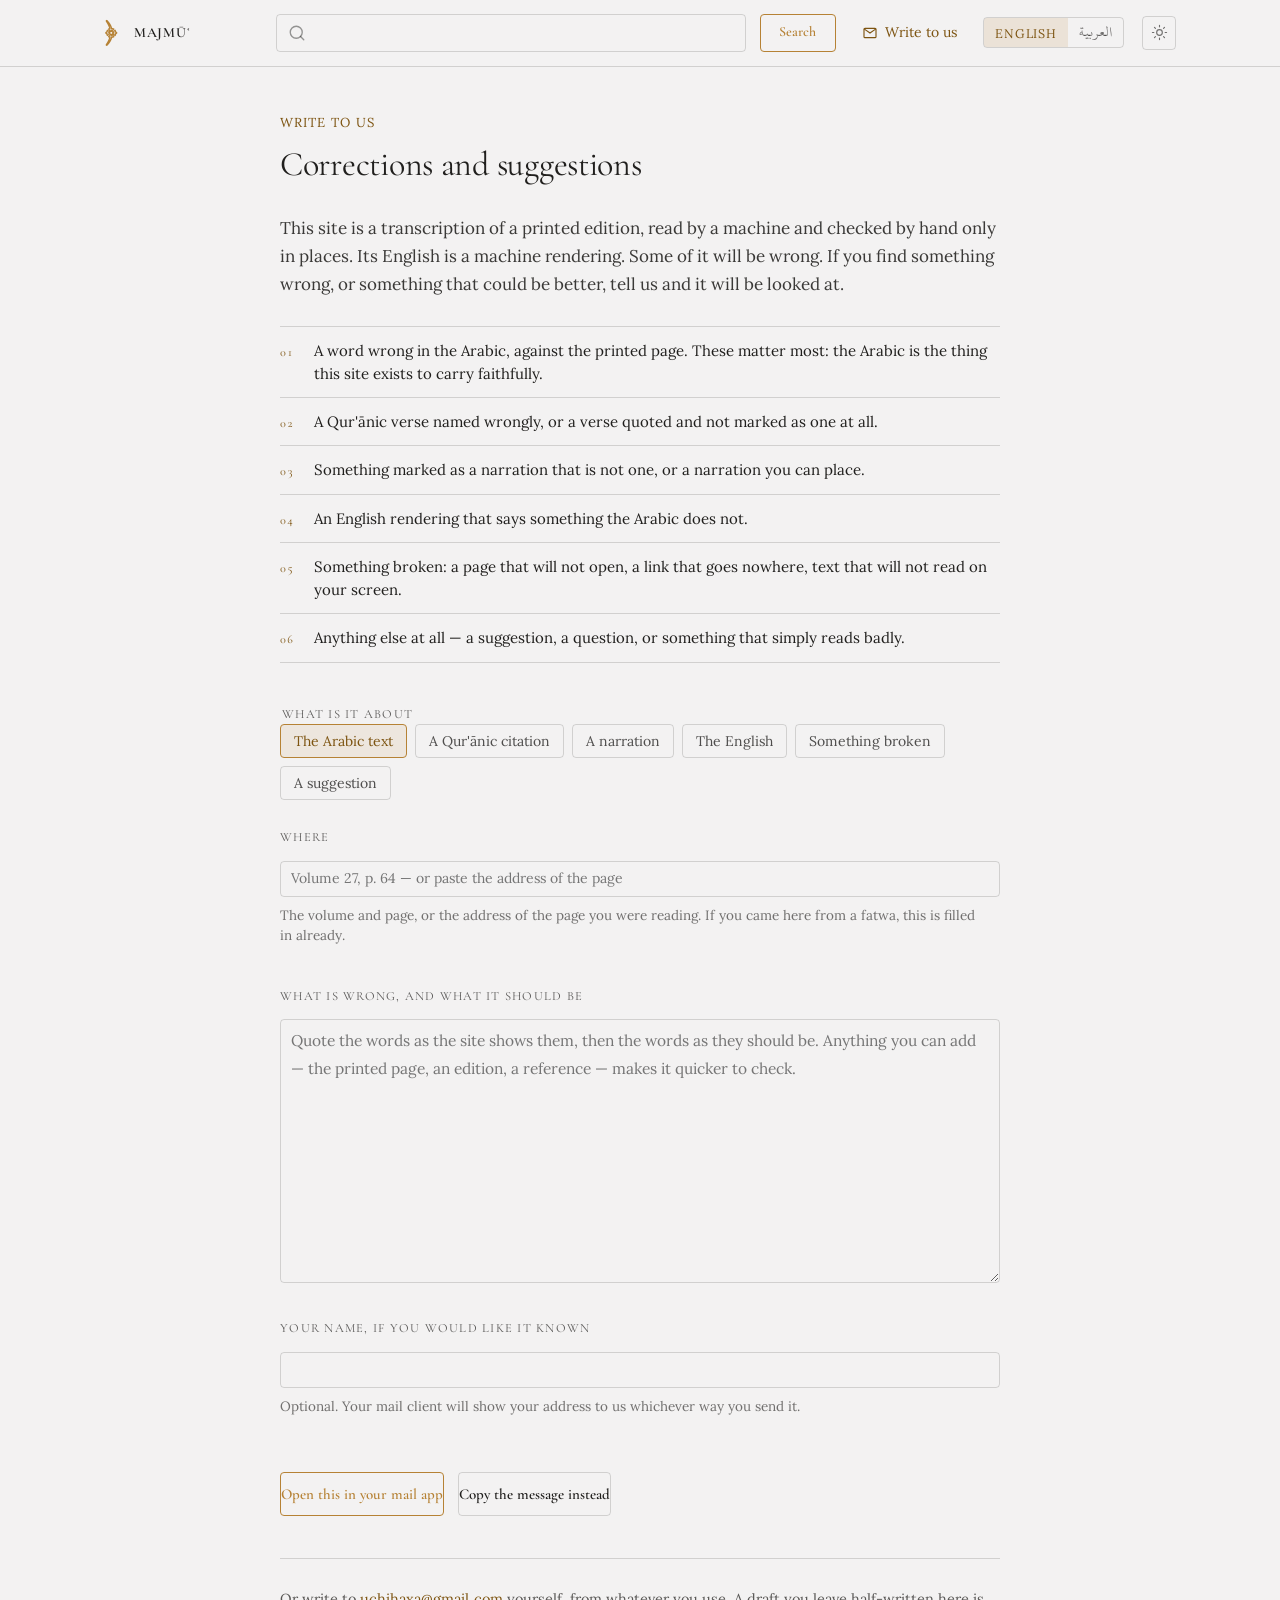
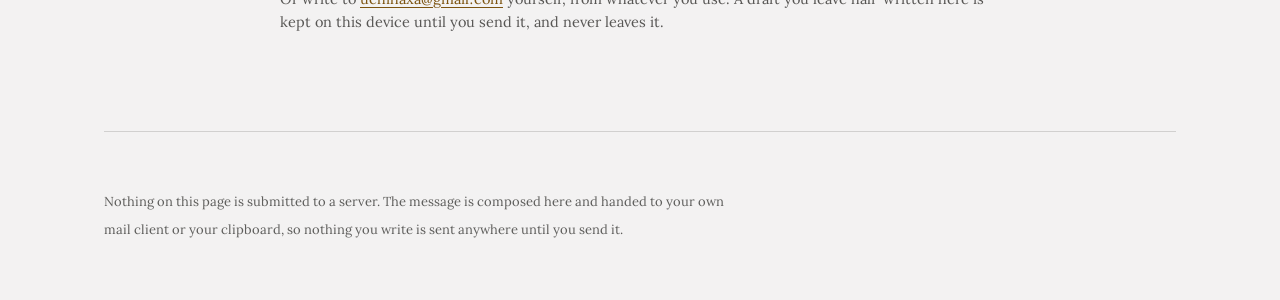
<file: web/corrections.html>
<!doctype html>
<html lang="en" dir="ltr">
<head>
<meta charset="utf-8" />
<meta name="viewport" content="width=device-width, initial-scale=1" />
<title>Corrections · MAJMŪʿ</title>
<meta name="description" content="Found a mistake in the text, a Qur'ānic citation named wrongly, or something broken on the site? Write in. Corrections and suggestions for the Majmūʿ al-Fatāwā reading site." />
<meta name="theme-color" content="#f3f2f2" />
<meta name="robots" content="index, follow" />
<link rel="icon" href="favicon.svg?v=3" type="image/svg+xml" />
<link rel="preload" href="fonts/lora-latin-400.woff2" as="font" type="font/woff2" crossorigin />
<link rel="preload" href="fonts/cormorant-garamond-latin-400.woff2" as="font" type="font/woff2" crossorigin />
<link rel="stylesheet" href="ds/fonts.css?v=1" />
<link rel="stylesheet" href="ds/arabic.css?v=3" />
<link rel="stylesheet" href="ds/classical.css?v=3" />
<link rel="stylesheet" href="ds/site.css?v=8" />
<style>
/* Corrections. Layout only; every colour, face and radius is the design
   system's. The page is one column at a reading measure, because it is a page
   for writing on and nothing should compete with the field you write in. */
.write { max-width: 720px; margin: 0 auto; padding-bottom: calc(3 * var(--leading)); }
.write .lede { font-size: 17px; line-height: var(--leading); margin: var(--leading) 0 0;
  color: color-mix(in srgb, var(--color-text) 88%, transparent); }
body[data-lang="ar"] .write .lede { font-size: 18px; line-height: 1.85; }

/* what is worth reporting, and what to put in it */
.asks { margin: var(--leading) 0 0; padding: 0; list-style: none;
  border-top: 1px solid var(--color-divider); }
.asks li { border-bottom: 1px solid var(--color-divider); padding: 12px 0;
  display: grid; grid-template-columns: 22px 1fr; gap: 12px; align-items: baseline;
  font-size: 15px; line-height: 1.55; }
.asks .n { font-family: var(--font-heading); font-size: 12px; letter-spacing: .1em;
  color: var(--color-accent-700); font-feature-settings: "tnum" 1; }

/* the form */
.form { margin-top: calc(1.5 * var(--leading)); display: grid; gap: var(--leading); }
.field { display: grid; gap: 8px; }
.field > label, .legend { font-family: var(--font-heading); font-size: 12.5px;
  letter-spacing: .1em; text-transform: uppercase;
  color: color-mix(in srgb, var(--color-text) 72%, transparent); }
body[data-lang="ar"] .field > label, body[data-lang="ar"] .legend {
  letter-spacing: 0; text-transform: none; font-size: 15px; }
.field .hint { font-size: 13.5px; line-height: 1.5;
  color: color-mix(in srgb, var(--color-text) 62%, transparent); }
fieldset.field { border: 0; margin: 0; padding: 0; }

/* the kinds of report, as a wrapping set of choices */
.kinds { display: flex; flex-wrap: wrap; gap: 8px; }
.kinds label { cursor: pointer; }
.kinds span { display: block; padding: 7px 13px; font-size: 14px; line-height: 1.3;
  border: 1px solid var(--color-divider); border-radius: var(--radius-md);
  color: color-mix(in srgb, var(--color-text) 78%, transparent); transition: none; }
.kinds input { position: absolute; opacity: 0; width: 0; height: 0; pointer-events: none; }
.kinds label:hover span { border-color: color-mix(in srgb, var(--color-text) 45%, transparent); }
.kinds input:focus-visible + span { outline: 2px solid var(--color-accent); outline-offset: 2px; }
.kinds input:checked + span { border-color: var(--color-accent); color: var(--color-accent-700);
  background: color-mix(in srgb, var(--color-accent) 10%, transparent); }

/* the message: the point of the page, so it is the biggest thing on it and it
   grows as you write rather than making you scroll a small box */
textarea.say { min-height: 220px; font-size: 15.5px; line-height: var(--leading);
  resize: vertical; overflow: hidden; }
body[data-lang="ar"] textarea.say { font-size: 16.5px; line-height: 1.9; }
.saybar { display: flex; flex-wrap: wrap; gap: 6px 14px; align-items: baseline;
  font-size: 13px; color: color-mix(in srgb, var(--color-text) 58%, transparent); }
.saybar .warn { color: var(--color-accent-700); }

.actions { display: flex; flex-wrap: wrap; gap: var(--space-3); align-items: center;
  margin-top: calc(0.5 * var(--leading)); }
.actions .btn { min-height: 44px; padding-inline: var(--space-5); font-size: 15px; }
.said { font-size: 13.5px; color: var(--color-accent-700); min-height: 1.2em; }

/* the address itself, for anyone who would rather write in their own client */
.direct { margin-top: calc(1.5 * var(--leading)); padding-top: var(--leading);
  border-top: 1px solid var(--color-divider); font-size: 14.5px; line-height: 1.6;
  color: color-mix(in srgb, var(--color-text) 74%, transparent); }
.direct a { color: var(--color-accent-700); }
.direct .addr { font-family: var(--font-body); font-feature-settings: "tnum" 1; }

@media (max-width: 600px) {
  .actions { display: grid; }
  .actions .btn { width: 100%; justify-content: center; }
}
</style>
</head>
<body data-lang="en">
<a class="skip" href="#say"><span class="en">Skip to the message</span><span class="ar" lang="ar">تخطَّ إلى الرسالة</span></a>
<nav class="nav">
  <a class="nav-brand" href="index.html">
    <span class="mark" aria-hidden="true">﴿</span>
    <span class="name en">MAJMŪʿ</span>
    <span class="name ar" lang="ar">المجموع</span>
  </a>
  <form class="bar-seek" action="search.html" method="get" role="search" autocomplete="off">
    <div class="field-wrap">
      <span class="ico" aria-hidden="true">
        <svg width="18" height="18" viewBox="0 0 24 24" fill="none" stroke="currentColor" stroke-width="1.8" stroke-linecap="round" stroke-linejoin="round"><circle cx="11" cy="11" r="8"></circle><path d="m21 21-4.3-4.3"></path></svg>
      </span>
      <input class="input" type="search" name="q" id="q" spellcheck="false" aria-label="Search the fatāwā" />
    </div>
    <button type="submit" class="btn btn-primary"><span class="en">Search</span><span class="ar" lang="ar">ابحث</span></button>
  </form>
  <a class="nav-write" href="corrections.html" aria-label="Write to us / راسلنا"><svg width="16" height="16" viewBox="0 0 24 24" fill="none" stroke="currentColor" stroke-width="1.7" stroke-linecap="round" stroke-linejoin="round" aria-hidden="true"><rect x="3" y="5" width="18" height="14" rx="1.5"/><path d="m3.6 6.2 8.4 5.9 8.4-5.9"/></svg><span class="lbl en">Write to us</span><span class="lbl ar" lang="ar">راسلنا</span></a>
  <div class="langswitch" role="group" aria-label="Language / اللغة">
    <button type="button" data-lang-btn="en" aria-pressed="true">English</button>
    <button type="button" data-lang-btn="ar" lang="ar" aria-pressed="false">العربية</button>
  </div>
  <button type="button" class="btn nightswitch" data-theme-btn aria-label="Night reading / القراءة الليلية">
    <svg class="i-day" width="17" height="17" viewBox="0 0 24 24" fill="none" stroke="currentColor" stroke-width="1.6" stroke-linecap="round"><circle cx="12" cy="12" r="4"></circle><path d="M12 2v2M12 20v2M4.9 4.9l1.4 1.4M17.7 17.7l1.4 1.4M2 12h2M20 12h2M4.9 19.1l1.4-1.4M17.7 6.3l1.4-1.4"></path></svg>
    <svg class="i-night" width="17" height="17" viewBox="0 0 24 24" fill="none" stroke="currentColor" stroke-width="1.6" stroke-linejoin="round"><path d="M20 14.5A8 8 0 1 1 9.5 4a6.5 6.5 0 0 0 10.5 10.5Z"></path></svg>
  </button>
</nav>

<div class="wrap">
  <div class="write">
    <section class="head">
      <span class="kicker en">Write to us</span>
      <span class="kicker ar" lang="ar">راسلنا</span>
      <h1>
        <span class="en">Corrections and suggestions</span>
        <span class="ar" lang="ar">التصويبات والاقتراحات</span>
      </h1>
      <p class="lede en">This site is a transcription of a printed edition, read by a machine
        and checked by hand only in places. Its English is a machine rendering. Some of it will be
        wrong. If you find something wrong, or something that could be better, tell us and it will
        be looked at.</p>
      <p class="lede ar" lang="ar">هذا الموضع نسخةٌ محرَّرة عن طبعةٍ مطبوعة، قرأتها آلةٌ ولم
        تُراجَع باليد إلا في مواضع. وترجمته الإنجليزية آلية. ولا بدَّ أن يكون فيه خطأ. فإن وقفتَ
        على خطأ، أو على ما يمكن أن يكون أحسن، فاكتب إلينا يُنظَر فيه.</p>
    </section>

    <ul class="asks">
      <li><span class="n" aria-hidden="true">01</span>
        <span class="en">A word wrong in the Arabic, against the printed page. These matter most: the Arabic is the thing this site exists to carry faithfully.</span>
        <span class="ar" lang="ar">كلمةٌ خطأ في العربية، خلافَ ما في المطبوع. وهذا أهمُّها، فالعربية هي التي قام هذا الموضع على نقلها كما هي.</span></li>
      <li><span class="n" aria-hidden="true">02</span>
        <span class="en">A Qur'ānic verse named wrongly, or a verse quoted and not marked as one at all.</span>
        <span class="ar" lang="ar">آيةٌ عُزيت إلى غير موضعها، أو آيةٌ نُقلت ولم تُعرَف قرآناً.</span></li>
      <li><span class="n" aria-hidden="true">03</span>
        <span class="en">Something marked as a narration that is not one, or a narration you can place.</span>
        <span class="ar" lang="ar">ما وُسم بأنه حديث وليس بحديث، أو حديثٌ تعرف تخريجه.</span></li>
      <li><span class="n" aria-hidden="true">04</span>
        <span class="en">An English rendering that says something the Arabic does not.</span>
        <span class="ar" lang="ar">ترجمةٌ إنجليزية تقول ما لا تقوله العربية.</span></li>
      <li><span class="n" aria-hidden="true">05</span>
        <span class="en">Something broken: a page that will not open, a link that goes nowhere, text that will not read on your screen.</span>
        <span class="ar" lang="ar">عطبٌ في الموضع: صفحةٌ لا تُفتح، أو رابطٌ لا يُفضي إلى شيء، أو نصٌّ لا يُقرأ على شاشتك.</span></li>
      <li><span class="n" aria-hidden="true">06</span>
        <span class="en">Anything else at all — a suggestion, a question, or something that simply reads badly.</span>
        <span class="ar" lang="ar">وأيُّ شيءٍ سوى ذلك: اقتراحٌ، أو سؤالٌ، أو ما تراه ركيكاً.</span></li>
    </ul>

    <!-- Nothing is submitted anywhere. The page composes a message and hands it
         to your own mail client, or to your clipboard: no third-party form
         service, no request leaves this origin, and nothing you type is sent
         until you send it yourself. -->
    <form class="form" id="form" data-to="uchihaxa@gmail.com" novalidate>
      <fieldset class="field">
        <legend class="legend en">What is it about</legend>
        <legend class="legend ar" lang="ar">في أيِّ شيء</legend>
        <div class="kinds" id="kinds">
          <label><input type="radio" name="kind" value="the Arabic text" data-ar="النص العربي" checked />
            <span class="en">The Arabic text</span><span class="ar" lang="ar">النص العربي</span></label>
          <label><input type="radio" name="kind" value="a Qur'anic citation" data-ar="عزو آية" />
            <span class="en">A Qur'ānic citation</span><span class="ar" lang="ar">عزو آية</span></label>
          <label><input type="radio" name="kind" value="a narration" data-ar="حديث" />
            <span class="en">A narration</span><span class="ar" lang="ar">حديث</span></label>
          <label><input type="radio" name="kind" value="the English" data-ar="الترجمة" />
            <span class="en">The English</span><span class="ar" lang="ar">الترجمة</span></label>
          <label><input type="radio" name="kind" value="something broken" data-ar="عطب في الموقع" />
            <span class="en">Something broken</span><span class="ar" lang="ar">عطب في الموقع</span></label>
          <label><input type="radio" name="kind" value="a suggestion" data-ar="اقتراح" />
            <span class="en">A suggestion</span><span class="ar" lang="ar">اقتراح</span></label>
        </div>
      </fieldset>

      <div class="field">
        <label for="where"><span class="en">Where</span><span class="ar" lang="ar">الموضع</span></label>
        <input class="input" type="text" id="where" name="where" autocomplete="off"
               placeholder="Volume 27, p. 64 — or paste the address of the page" />
        <p class="hint en">The volume and page, or the address of the page you were reading. If you
          came here from a fatwa, this is filled in already.</p>
        <p class="hint ar" lang="ar">المجلد والصفحة، أو عنوان الصفحة التي كنت تقرؤها. وإن جئتَ من
          فتوى فهذا مملوءٌ لك.</p>
      </div>

      <div class="field">
        <label for="say"><span class="en">What is wrong, and what it should be</span><span class="ar" lang="ar">ما الخطأ، وما صوابه</span></label>
        <textarea class="input say" id="say" name="say" rows="9" spellcheck="true"
                  placeholder="Quote the words as the site shows them, then the words as they should be. Anything you can add — the printed page, an edition, a reference — makes it quicker to check."></textarea>
        <div class="saybar">
          <span id="count"></span>
          <span id="long" class="warn" hidden></span>
        </div>
      </div>

      <div class="field">
        <label for="who"><span class="en">Your name, if you would like it known</span><span class="ar" lang="ar">اسمك، إن أحببت</span></label>
        <input class="input" type="text" id="who" name="who" autocomplete="name" />
        <p class="hint en">Optional. Your mail client will show your address to us whichever way you send it.</p>
        <p class="hint ar" lang="ar">اختياري. وبريدك يظهر لنا على كل حال من برنامج بريدك.</p>
      </div>

      <div class="actions">
        <!-- A real link, not a button that navigates. It carries a working
             mailto: from the moment the page loads and is rewritten as you
             type, so it can be right-clicked, opened in a new tab, and still
             reaches the right address with JavaScript switched off. -->
        <a class="btn btn-primary" id="send" href="mailto:uchihaxa@gmail.com">
          <span class="en">Open this in your mail app</span><span class="ar" lang="ar">افتحها في بريدك</span>
        </a>
        <button type="button" class="btn btn-secondary" id="copy">
          <span class="en">Copy the message instead</span><span class="ar" lang="ar">انسخ الرسالة بدلاً من ذلك</span>
        </button>
        <span class="said" id="said" role="status" aria-live="polite"></span>
      </div>
    </form>

    <p class="direct">
      <span class="en">Or write to <a class="addr" id="mailto1" href="#">the address</a> yourself, from
        whatever you use. A draft you leave half-written here is kept on this device until you send
        it, and never leaves it.</span>
      <span class="ar" lang="ar">أو اكتب إلى <a class="addr" id="mailto2" href="#">العنوان</a> بنفسك
        من حيث شئت. وما تبدأ كتابته هنا يُحفظ على جهازك حتى ترسله، ولا يفارقه.</span>
    </p>
  </div>

  <hr class="rule" />
  <footer>
    <span class="en">Nothing on this page is submitted to a server. The message is composed here and handed to your own mail client or your clipboard, so nothing you write is sent anywhere until you send it.</span>
    <span class="ar" lang="ar">لا يُرفَع من هذه الصفحة شيءٌ إلى خادم. وإنما تُنشَأ الرسالة هنا ثم تُسلَّم إلى برنامج بريدك أو إلى حافظتك، فلا يُرسَل ما تكتبه إلى أحدٍ حتى ترسله أنت.</span>
  </footer>
</div>

<script>
(() => {
  const root = document.documentElement, body = document.body;
  const form = document.getElementById('form');

  /* The address everything on this page goes to. It is written once, here, in
     the form's data-to attribute -- the two links in the prose below are filled
     from it too, so changing that one attribute changes the whole page. */
  const TO = form.dataset.to;

  const setLang = (lang, persist) => {
    body.dataset.lang = lang;
    root.lang = lang;
    root.dir = lang === 'ar' ? 'rtl' : 'ltr';
    for (const b of document.querySelectorAll('[data-lang-btn]'))
      b.setAttribute('aria-pressed', String(b.dataset.langBtn === lang));
    const q = document.querySelector('input[name="q"]');
    if (q) q.dir = lang === 'ar' ? 'rtl' : 'ltr';
    /* The fields hold what the writer typed, so they follow the writer, not the
       interface: an Arabic message stays right-to-left even in the English UI. */
    for (const el of [where, say, who]) el.dir = 'auto';
    say.placeholder = lang === 'ar' ? PLACE.ar : PLACE.en;
    where.placeholder = lang === 'ar' ? WHERE.ar : WHERE.en;
    count();
    refresh();
    if (persist) { try { localStorage.setItem('majmu:lang', lang); } catch (e) {} }
  };
  const setTheme = (t, persist) => {
    root.dataset.theme = t;
    document.querySelector('meta[name="theme-color"]')
      .setAttribute('content', t === 'night' ? '#14120e' : '#f3f2f2');
    if (persist) { try { localStorage.setItem('majmu:theme', t); } catch (e) {} }
  };

  const where = document.getElementById('where');
  const say = document.getElementById('say');
  const who = document.getElementById('who');
  const said = document.getElementById('said');

  const PLACE = {
    en: say.placeholder,
    ar: 'انقل الكلام كما يعرضه الموضع، ثم كما ينبغي أن يكون. وكل ما تضيفه — الصفحة المطبوعة، أو طبعة، أو مرجع — يُعجِّل التحقق منه.'
  };
  const WHERE = {
    en: where.placeholder,
    ar: 'المجلد ٢٧، ص ٦٤ — أو الصق عنوان الصفحة'
  };

  /* Where they came from. A link anywhere on the site can carry ?ref=, and a
     reader arriving straight from a page of the edition gets it filled in
     rather than being asked to describe where they were. */
  const params = new URLSearchParams(location.search);
  const ref = params.get('ref');
  if (ref) where.value = ref.slice(0, 300);
  else if (document.referrer && document.referrer.indexOf(location.origin) === 0
           && document.referrer.indexOf('corrections.html') < 0) {
    where.value = document.referrer;
  }

  /* A half-written message survives a reload, a closed tab, a misclick. It is
     kept on this device only, and cleared the moment it is sent or copied. */
  const KEY = 'majmu:draft';
  const load = () => {
    let d = null;
    try { d = JSON.parse(localStorage.getItem(KEY) || 'null'); } catch (e) {}
    if (!d) return;
    if (d.say) say.value = d.say;
    if (d.who) who.value = d.who;
    if (d.where && !where.value) where.value = d.where;
    if (d.kind) {
      const r = form.querySelector('input[name="kind"][value="' + CSS.escape(d.kind) + '"]');
      if (r) r.checked = true;
    }
  };
  const save = () => {
    try {
      localStorage.setItem(KEY, JSON.stringify({
        say: say.value, who: who.value, where: where.value, kind: kind()
      }));
    } catch (e) {}
  };
  const forget = () => { try { localStorage.removeItem(KEY); } catch (e) {} };

  const kind = () => (form.querySelector('input[name="kind"]:checked') || {}).value || '';
  const kindAr = () => {
    const r = form.querySelector('input[name="kind"]:checked');
    return r ? (r.dataset.ar || r.value) : '';
  };

  /* The textarea grows with what is written in it, so a long correction is not
     written through a letterbox. It never shrinks below its CSS min-height. */
  const grow = () => {
    say.style.height = 'auto';
    say.style.height = Math.max(say.scrollHeight, 220) + 'px';
  };

  const MAILTO_SAFE = 1800;   // beyond this some mail clients truncate the body
  function count() {
    const n = say.value.trim() ? say.value.trim().split(/\s+/).length : 0;
    const ar = body.dataset.lang === 'ar';
    document.getElementById('count').textContent =
      n === 0 ? '' : (ar ? n + ' كلمة' : n + (n === 1 ? ' word' : ' words'));
    const longEl = document.getElementById('long');
    const over = body_().length > MAILTO_SAFE;
    longEl.hidden = !over;
    longEl.textContent = over
      ? (ar ? 'رسالةٌ طويلة — بعض برامج البريد تقطعها. فالأولى أن تنسخها.'
            : 'This is long enough that some mail apps will cut it short. Copying is safer.')
      : '';
  }

  function subject() {
    const k = body.dataset.lang === 'ar' ? kindAr() : kind();
    return 'MAJMUʿ — ' + k + (where.value.trim() ? ' — ' + where.value.trim() : '');
  }
  function body_() {
    const ar = body.dataset.lang === 'ar';
    const L = ar
      ? { k: 'في', w: 'الموضع', m: 'الرسالة', n: 'الاسم' }
      : { k: 'About', w: 'Where', m: 'Message', n: 'From' };
    const lines = [
      L.k + ': ' + (ar ? kindAr() : kind()),
      where.value.trim() ? L.w + ': ' + where.value.trim() : '',
      '',
      say.value.trim(),
      '',
      who.value.trim() ? L.n + ': ' + who.value.trim() : ''
    ];
    return lines.filter((l, i) => l !== '' || i === 2 || i === 4).join('\n').trim();
  }
  const href = () => 'mailto:' + encodeURIComponent(TO)
    + '?subject=' + encodeURIComponent(subject())
    + '&body=' + encodeURIComponent(body_());

  function tell(msg) {
    said.textContent = msg;
    clearTimeout(tell._t);
    tell._t = setTimeout(() => { said.textContent = ''; }, 6000);
  }
  const empty = () => {
    const ar = body.dataset.lang === 'ar';
    say.focus();
    tell(ar ? 'اكتب الرسالة أولاً.' : 'Write the message first.');
    return true;
  };

  const send = document.getElementById('send');
  /* The link's href is the message. Rewritten on every keystroke so what it
     opens is always what is on screen, and so it can be inspected. */
  const refresh = () => { send.href = href(); };
  send.addEventListener('click', (e) => {
    if (!say.value.trim()) { e.preventDefault(); return void empty(); }
    forget();
  });
  form.addEventListener('submit', (e) => { e.preventDefault(); send.click(); });

  document.getElementById('copy').addEventListener('click', async () => {
    if (!say.value.trim()) return void empty();
    const ar = body.dataset.lang === 'ar';
    const text = TO + '\n' + subject() + '\n\n' + body_();
    try {
      await navigator.clipboard.writeText(text);
      forget();
      tell(ar ? 'نُسخت الرسالة مع العنوان.' : 'Copied, with the address.');
    } catch (err) {
      say.select();
      tell(ar ? 'انسخها بنفسك: النص محدَّد.' : 'Copy it yourself — the text is selected.');
    }
  });

  for (const el of [say, where, who]) {
    el.addEventListener('input', () => { save(); count(); refresh(); });
    el.dir = 'auto';
  }
  say.addEventListener('input', grow);
  document.getElementById('kinds').addEventListener('change', () => { save(); count(); refresh(); });

  /* Ctrl+Enter, or Cmd+Enter, sends without reaching for the mouse. */
  say.addEventListener('keydown', (e) => {
    if ((e.metaKey || e.ctrlKey) && e.key === 'Enter') send.click();
  });

  for (const id of ['mailto1', 'mailto2']) {
    const a = document.getElementById(id);
    a.textContent = TO;
    a.href = 'mailto:' + encodeURIComponent(TO);
  }

  let lang = null, theme = null;
  try { lang = localStorage.getItem('majmu:lang'); theme = localStorage.getItem('majmu:theme'); } catch (e) {}
  load();
  setLang(lang === 'ar' ? 'ar' : 'en');
  setTheme(theme === 'night' ? 'night' : 'day');
  grow();
  count();
  refresh();
  for (const b of document.querySelectorAll('[data-lang-btn]'))
    b.addEventListener('click', () => setLang(b.dataset.langBtn, true));
  for (const b of document.querySelectorAll('[data-theme-btn]'))
    b.addEventListener('click', () => setTheme(root.dataset.theme === 'night' ? 'day' : 'night', true));
})();
</script>
</body>
</html>
</file>
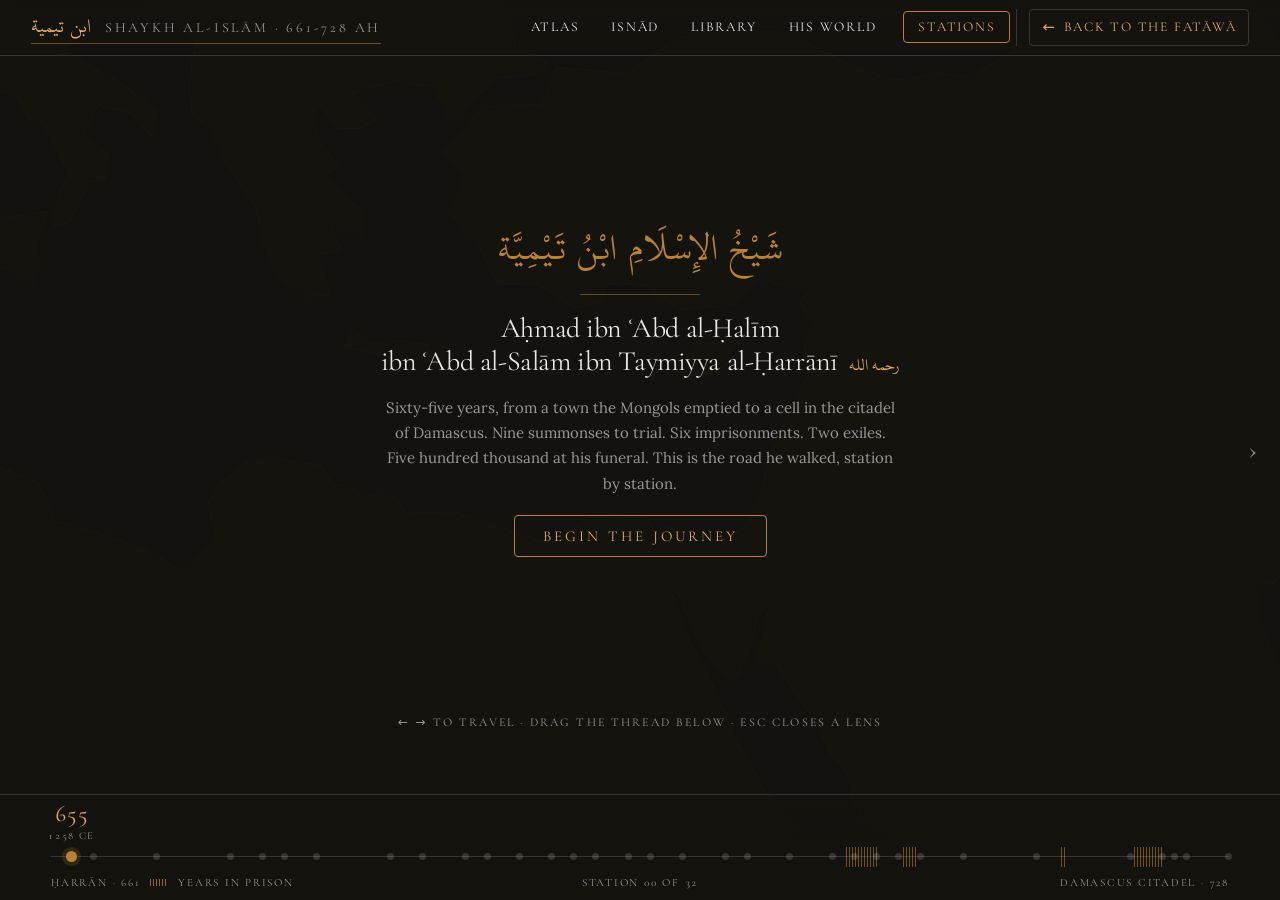
<file: web/life.html>
<!doctype html>
<html lang="en" dir="ltr">
<head>
<meta charset="utf-8" />
<meta name="viewport" content="width=device-width, initial-scale=1" />
<title>The Life of Ibn Taymiyyah · MAJMŪʿ</title>
<meta name="description" content="Thirty-three stations from Ḥarrān in 661 AH to the citadel of Damascus in 728: the flight from the Mongols, two hundred teachers, nine tribunals, six imprisonments, and the books written behind the walls. With an atlas of every road he was made to walk." />
<meta name="theme-color" content="#14120e" />
<link rel="icon" href="favicon.svg?v=3" type="image/svg+xml" />
<!-- Fonts and map libraries are served from this origin: no third-party DNS,
     TLS or round trip on the path to the first word or the first coastline. -->
<link rel="preload" href="fonts/lora-latin-400.woff2" as="font" type="font/woff2" crossorigin />
<link rel="preload" href="fonts/cormorant-garamond-latin-400.woff2" as="font" type="font/woff2" crossorigin />
<link rel="preload" href="fonts/amiri-arabic-400.woff2" as="font" type="font/woff2" crossorigin />
<link rel="stylesheet" href="ds/fonts.css?v=1" />
<link rel="stylesheet" href="ds/arabic.css?v=3" />
<link rel="stylesheet" href="ds/classical.css?v=3" />
<link rel="stylesheet" href="ds/life.css?v=3" />
</head>
<body>
<a class="skip" href="#station">Skip to the station</a>

<div class="stage" id="stage">

  <div class="map" data-maplayer aria-hidden="true">
    <svg data-mapsvg></svg>
  </div>

  <header class="top">
    <a class="top-brand" href="index.html" aria-label="MAJMŪʿ, the fatāwā, searchable">
      <span class="top-ar" lang="ar">ابن تيمية</span>
      <span class="top-en">Shaykh al-Islām · 661-728 AH</span>
    </a>
    <div class="top-right">
      <div class="top-nav">
        <button type="button" class="lensbtn" data-lensbtn="atlas">Atlas</button>
        <button type="button" class="lensbtn" data-lensbtn="isnad">Isnād</button>
        <button type="button" class="lensbtn" data-lensbtn="library">Library</button>
        <button type="button" class="lensbtn" data-lensbtn="world">His World</button>
        <button type="button" class="lensbtn lensbtn--go" data-lensbtn="index">Stations</button>
      </div>
      <span class="top-out">
        <a class="homelink" href="index.html" title="Back to MAJMŪʿ, the fatāwā, searchable">
          <span class="homelink-glyph" aria-hidden="true">←</span>
          <span class="homelink-long">Back to the fatāwā</span>
          <span class="homelink-short">Back</span>
        </a>
      </span>
    </div>
  </header>

  <main class="deck" data-stage id="station">

    <!-- 00 ─────────────────────────────────────────────────────────────── -->
    <section class="st st--center" data-ch data-y="655" data-mood="ink" data-mapop=".1" data-focus="37,33" data-zoom="1"
             data-screen-label="00 Overture" style="--cp: clamp(12px,2.4vh,34px) 24px 40px; text-align: center;"
             aria-label="Overture">
      <div class="overture">
        <div class="overture-ar" lang="ar">شَيْخُ الإِسْلَامِ ابْنُ تَيْمِيَّة</div>
        <div class="hair" style="--w: 120px"></div>
        <h1>Aḥmad ibn ʿAbd al-Ḥalīm<br>ibn ʿAbd al-Salām ibn Taymiyya al-Ḥarrānī <span class="honorific" lang="ar">رحمه الله</span></h1>
        <p class="overture-p">Sixty-five years, from a town the Mongols emptied to a cell in the citadel of Damascus. Nine summonses to trial. Six imprisonments. Two exiles. Five hundred thousand at his funeral. This is the road he walked, station by station.</p>
        <div style="display:flex;align-items:center;gap:18px;margin-top:2px;">
          <button type="button" class="btn-line btn-line--begin" data-next>Begin the journey</button>
        </div>
      </div>
      <div class="hint">← → to travel · drag the thread below · Esc closes a lens</div>
    </section>

    <!-- 01 ─────────────────────────────────────────────────────────────── -->
    <section class="st st--split" style="--l: 44%" data-ch data-y="656" data-mood="ash" data-mapop=".55" data-focus="42,34" data-zoom="1"
             data-pins="baghdad,tabriz,damascus,cairo,acre" data-screen-label="01 The World That Received Him"
             data-meanwhile="In Cairo the Mamlūks install a surviving ʿAbbāsid as caliph, a man with a title, a robe and no army. From now on the khuṭbah across the land is given in the name of a caliph who commands nothing."
             aria-label="The world that received him">
      <div class="pane">
        <div class="eyebrow tnum"><bdi class="bd" lang="ar">٦٥٦ هـ</bdi> · 656 AH · 1258 CE</div>
        <h2 class="hdg">The world that received him</h2>
        <p class="p">Five years before he was born, the Tatars came down on Baghdad. The library went into the river until the water ran black. The Caliph was rolled in a carpet and trampled. Five centuries of the ʿAbbāsid house ended in a week, and the Ummah woke without a head.</p>
        <p class="p">What was left was pieces. Egypt held under the Baḥrī Mamlūks, who kept a shadow-caliph in Cairo for the look of the thing. Greater Syria was carved among petty amīrs too busy with each other to face an army. On the coast the Franks still held ʿAkkā. In Tabrīz sat the Īlkhāns, sons of the men who had burned Baghdad. And in every quarter, ordinary Muslims lived with the knowledge that the horizon could produce horsemen at any hour.</p>
        <div class="stats" style="--g: 26px; padding-top: 8px; border-top: 1px solid var(--rule);">
          <div><div class="stat-n">656</div><div class="stat-l">Baghdad falls</div></div>
          <div><div class="stat-n">658</div><div class="stat-l">ʿAyn Jālūt halts them</div></div>
          <div><div class="stat-n">690</div><div class="stat-l">ʿAkkā, the last Frank city</div></div>
        </div>
      </div>
    </section>

    <!-- 02 ─────────────────────────────────────────────────────────────── -->
    <section class="st st--split" style="--l: 44%" data-ch data-y="661" data-mood="paper" data-mapop=".7" data-focus="38.4,35.6" data-zoom="3.1"
             data-pins="harran,damascus,aleppo" data-screen-label="02 Harran, the Birth"
             data-meanwhile="Baybars is sultan in Cairo, and has just cut the road from Antioch, and the city falls to him in 666, its Frankish population sold in the markets. Louis IX of France is preparing a last crusade that will die of plague at Tunis."
             aria-label="Ḥarrān, the birth">
      <div class="pane">
        <div class="eyebrow tnum">Monday, 10 Rabīʿ al-Awwal 661 · 22 January 1263</div>
        <h2 class="hdg">Ḥarrān</h2>
        <p class="p">He was born into a house that had already given the Ḥanbalīs two of their imāms. His grandfather Majd al-Dīn ibn Taymiyya, author of <em>al-Muntaqā</em>, had died six years before him. The family remembered him as a man who could hold ḥadīth and men's schools of thought in his head at once. His uncle Fakhr al-Dīn had been an authority before that. His father ʿAbd al-Ḥalīm was a muḥaddith who would later preach from the minbar of the Umayyad Mosque.</p>
        <p class="p">So the child had a name before he had a memory. What he did not have was safety. The Mongol frontier lay a few days' ride away, and it was moving.</p>
        <div class="defs" style="padding-top: 14px; border-top: 1px solid var(--rule);">
          <div class="defs-k">Grandfather</div><div>Majd al-Dīn ʿAbd al-Salām ibn Taymiyya (d. 653/1255), <em>al-Muntaqā min akhbār al-Muṣṭafā</em></div>
          <div class="defs-k">Uncle</div><div>Fakhr al-Dīn ibn Taymiyya (d. 622/1225)</div>
          <div class="defs-k">Father</div><div>Shihāb al-Dīn ʿAbd al-Ḥalīm (d. 682/1284), director of the Sukkariyya</div>
          <div class="defs-k">Brothers</div><div>ʿAbd al-Raḥmān · ʿAbdullāh, both would go to prison beside him</div>
        </div>
      </div>
      <div class="figcol figcol--corner">
        <figure class="fig" style="--fw: min(340px, 90%)">
          <div class="plate" style="--ar: 4 / 3"><img src="img/harran-ulu-cami.webp" width="680" height="510" loading="lazy" decoding="async"
            alt="The ruins of Ḥarrān: standing arches of the Ulu Cami and its square minaret above a field of fallen stone." /></div>
          <figcaption>Ḥarrān, Jazīra, today in south-eastern Turkey</figcaption>
        </figure>
      </div>
    </section>

    <!-- 03 ─────────────────────────────────────────────────────────────── -->
    <section class="st st--split" style="--l: 44%" data-ch data-y="667" data-mood="ash" data-mapop=".92" data-focus="37.6,35.2" data-zoom="2.6"
             data-routes="harran-damascus" data-pins="harran,damascus" data-screen-label="03 The Flight"
             data-meanwhile="Baybars is burning the Jazīra frontier so that the Īlkhāns cannot feed an army on it. Both sides are emptying the same districts, so a family running from the Mongols finds that its own sultan has already burned the road ahead of it."
             aria-label="The flight">
      <div class="pane">
        <div class="eyebrow tnum"><bdi class="bd" lang="ar">٦٦٧ هـ</bdi> · 667 AH · 1269 CE · he is six</div>
        <h2 class="hdg">The night they left</h2>
        <p class="p">The family fled Ḥarrān before the westward advance of the Mongols and did not stop until Damascus, some four hundred miles of road with children and a household of books. It is said they had no beast for the load and drew the cart of the library themselves.</p>
        <p class="p">He was six years old. He would never see his birthplace again, and forty years later, when a Mongol sultan offered to make him its governor, he refused it without a pause. What the horsemen planted in the boy was not fear. It was a lifelong intolerance of the man who breaks a covenant.</p>
        <blockquote class="said" style="margin-top: 6px;">The savagery of those invaders had undoubtedly given the boy a deep hatred of oppression.</blockquote>
      </div>
    </section>

    <!-- 04 ─────────────────────────────────────────────────────────────── -->
    <section class="st st--split" style="--l: 42%" data-ch data-y="669" data-mood="warm" data-mapop=".5" data-focus="36.3,33.5" data-zoom="5"
             data-pins="damascus" data-screen-label="04 Damascus"
             data-meanwhile="Damascus has been Mamlūk for less than a decade and is still being rebuilt from two Mongol occupations. The Ḥanbalī quarter on Qāsiyūn is filling with refugees from Ḥarrān, Mārdīn and Jerusalem."
             aria-label="Damascus">
      <div class="pane">
        <div class="eyebrow tnum"><span lang="ar">دمشق</span> · The Ḥanbalī quarter</div>
        <h2 class="hdg">A city that took them in</h2>
        <p class="p">They settled in the Ḥanbalī quarter, in the shadow of the Ḥanbalī gate outside the walls of the old city. His father was given the direction of the Sukkariyya madrasa and a chair for ḥadīth in the Umayyad Mosque and in Dār al-Ḥadīth al-ʿAsakariyya. They came in as refugees. Within a season they were teaching.</p>
        <p class="p">This is the world the boy grew inside. The call to prayer off the Umayyad minarets before dawn, the booksellers' lane, the reading circles that ran from ʿaṣr into the night, and old men in the courtyard who had heard ḥadīth from men who had heard it from men, an unbroken chain reaching back six hundred years to Madīna.</p>
      </div>
      <div class="figcol" style="padding: clamp(20px,2.6vw,48px);">
        <figure class="fig" style="--fw: min(520px, 92%)">
          <div class="plate" style="--ar: 16 / 9"><img src="img/umayyad-mosque-courtyard.webp" width="1040" height="585" loading="lazy" decoding="async"
            alt="The courtyard of the Umayyad Mosque in Damascus, its arcades on three sides and the golden mosaics above the treasury." /></div>
          <figcaption>The Umayyad Mosque, where, at twenty-two, he would be given a pulpit of his own</figcaption>
        </figure>
      </div>
    </section>

    <!-- 05 ─────────────────────────────────────────────────────────────── -->
    <section class="st st--split" style="--l: 40%; --lmin: 300px" data-ch data-y="670" data-mood="warm" data-mapop=".05" data-focus="36.3,33.5" data-zoom="6"
             data-screen-label="05 A Day in Damascus"
             data-meanwhile="In Egypt the sultan's engineers are dredging the canal to Alexandria, and Venetian and Genoese galleys tie up at both ports. The city sells its brocade and its blades to merchants who carry the name of Damascus into Europe along with the goods."
             aria-label="A day in Damascus">
      <div class="pane">
        <div class="eyebrow"><span lang="ar">الحياة اليومية</span> · How people lived</div>
        <h2 class="hdg hdg--m">The world outside his door</h2>
        <p class="p p--wide">To understand what he gave up, you have to see what there was. Damascus in his boyhood was one of the richest cities on earth, a walled town of some hundred thousand souls inside seven gates, wrapped in the Ghūṭa, an oasis of apricot, walnut and mulberry orchards fed by the Baradā, which the city split above its walls into channels and ran under its own streets.</p>
        <p class="p p--wide">The family did not live in the grand centre. They were refugees in the Ḥanbalī quarter, the same slope of Mount Qāsiyūn, al-Ṣāliḥiyya, that an earlier generation of Ḥanbalī exiles from Jerusalem had settled when the Franks took their city. A suburb of displaced people, thick with madrasas, that produced more scholars than the capital below it.</p>
      </div>
      <div class="pane pane--bare" style="padding: clamp(26px,3.2vw,54px); gap: 0;">
        <div class="board">
          <div class="board-cell"><div class="board-k">Before dawn</div><div class="board-v">The gates are still shut. The muʾadhdhins go up, and the bread ovens are already lit, because most houses have no oven and the quarter shares one.</div></div>
          <div class="board-cell"><div class="board-k">The quarter</div><div class="board-v">A ḥāra is a world of its own. Its own lane, its own gate closed at night, its own mosque, its own headman. You are known by it, married within it, buried from it.</div></div>
          <div class="board-cell"><div class="board-k">The house</div><div class="board-v">Blank wall to the street. Everything faces an inner courtyard with a basin and a citrus tree. Cushions, mats, a chest, a brazier. Furniture as we mean it does not exist.</div></div>
          <div class="board-cell"><div class="board-k">The market</div><div class="board-v">Sūqs sorted by trade, grain, cloth, sword-smiths, the booksellers hard against the Umayyad Mosque. The muḥtasib walks them checking weights, bread and honest dealing.</div></div>
          <div class="board-cell"><div class="board-k">The bath</div><div class="board-v">Dozens of ḥammāms, heated on the city's own water, open to men by day and women by afternoon. For most people the only hot water there is.</div></div>
          <div class="board-cell"><div class="board-k">School</div><div class="board-v">A boy goes to the kuttāb at five or six to learn the Qurʾān on a wooden tablet, washing it clean each time he has the passage by heart.</div></div>
          <div class="board-cell board-cell--end"><div class="board-k">Learning is free</div><div class="board-v">Madrasas are endowed by waqf, a rich man's property tied up forever to pay a teacher and feed students. A porter's son can sit in the same circle as a judge's, and did.</div></div>
          <div class="board-cell board-cell--end"><div class="board-k">And death is near</div><div class="board-v">Famine follows a bad harvest within the year. Fever empties a lane in a season. An army can appear on the eastern road at any time. Everyone here has buried children.</div></div>
        </div>
      </div>
    </section>

    <!-- 06 ─────────────────────────────────────────────────────────────── -->
    <section class="st st--split" style="--l: 46%" data-ch data-y="672" data-mood="paper" data-mapop=".12" data-focus="36.3,33.5" data-zoom="5"
             data-screen-label="06 The Boy"
             data-meanwhile="Al-Nawawī is teaching in this same city, thirty years older than the boy, and his commentary on Ṣaḥīḥ Muslim will be read for the next six centuries. He dies in 676, when the boy is fifteen."
             aria-label="The boy">
      <div class="pane">
        <div class="eyebrow tnum">His boyhood · <span lang="ar">نشأته</span></div>
        <h2 class="hdg">Forty dirhams, refused</h2>
        <p class="p">His father wanted him encouraged. He went to the man teaching the boy Qurʾān and put forty dirhams in his hand and said, <em>give him these every month, he is young, it may gladden him and increase his zeal.</em> The child would not take them. <em>O teacher</em>, he said, <em>I promised Allāh that I would not take payment for the Qurʾān.</em> The teacher said afterwards that this comes from no boy except one whom Allāh is protecting.</p>
        <p class="p">He memorised the Qurʾān as a youth, then ḥadīth, then fiqh, then the Arabic language, until he excelled in all of them. The <em>Musnad</em> of Aḥmad, the two <em>Ṣaḥīḥs</em>, Tirmidhī, Abū Dāwūd, al-Nasāʾī, Ibn Mājah, al-Dāraquṭnī, each was recited to him from beginning to end, more than once. The first ḥadīth book he committed to memory was al-Ḥumaydī's <em>al-Jamʿ bayn al-Ṣaḥīḥayn</em>. Those who watched him said it was as though knowledge had been mixed into his flesh and his blood.</p>
      </div>
      <div class="pane pane--bare" style="padding: clamp(30px,3.6vw,64px); gap: 22px;">
        <div class="eyebrow eyebrow--xs" style="font-size:11.5px">On the road to the library</div>
        <p class="ital" style="font-family: var(--font-body); font-size: 17px; line-height: 1.8; max-width: 46ch; margin: 0;">A Jew lived on the road the boy took to the library, and would stop him with questions, pressing him, fascinated by how quickly the answers came. In time the boy began handing him, each meeting, one more thing that showed him the falsehood he was upon. It went on until the man entered Islām and became a practising Muslim.</p>
        <div class="hair"></div>
        <div class="attrib">al-Bazzār, <span class="work">al-Aʿlām al-ʿaliyya</span>, from one who knew him</div>
        <div class="stats" style="margin-top: 14px;">
          <div><div class="stat-n" style="--sn: 38px">19</div><div class="stat-l" style="--sw: 16ch">Years old when he began issuing fatwā</div></div>
          <div><div class="stat-n" style="--sn: 38px">200+</div><div class="stat-l" style="--sw: 16ch">Scholars he heard from</div></div>
        </div>
      </div>
    </section>

    <!-- 07 ─────────────────────────────────────────────────────────────── -->
    <section class="st st--flow" data-ch data-y="678" data-mood="paper" data-mapop=".08" data-focus="36.3,33.5" data-zoom="5"
             data-screen-label="07 Two Hundred Teachers"
             data-meanwhile="The generation that fled Baghdad's sack is now old, and dying. Every year another of them goes, and a chain of transmission that ran through five centuries shortens by one link forever."
             aria-label="Two hundred teachers">
      <div class="head-row">
        <div>
          <div class="eyebrow" style="margin-bottom: 8px;"><span lang="ar">شيوخه</span> · His teachers</div>
          <h2 class="hdg hdg--m">He sat with two hundred, and belonged to none of them</h2>
        </div>
        <p class="p p--xs muted" style="max-width: 44ch;">Al-Dhahabī preserved a list in his own hand, forty-one men and four women. Others counted past two hundred. Yet no one of them shaped him enough for him to be called anyone's disciple, a thing his admirers thought a wonder and his enemies thought a fault.</p>
      </div>
      <div class="cards">
        <div class="card-t"><div class="card-n">Aḥmad ibn ʿAbd al-Dāʾim al-Maqdisī</div><div class="card-d">Ḥadīth, the high isnād of Damascus</div></div>
        <div class="card-t"><div class="card-n">al-Munajjā ibn ʿUthmān al-Tanūkhī</div><div class="card-d">Ḥanbalī fiqh</div></div>
        <div class="card-t"><div class="card-n">Najm al-Dīn ibn ʿAsākir</div><div class="card-d">Of the great Damascene house of ʿAsākir</div></div>
        <div class="card-t"><div class="card-n">Sharaf al-Dīn al-Maqdisī</div><div class="card-d">Ḥadīth</div></div>
        <div class="card-t"><div class="card-n">Jamāl al-Dīn al-Ṣayrafī</div><div class="card-d">Ḥadīth</div></div>
        <div class="card-t"><div class="card-n">Muḥammad ibn ʿAbd al-Qawī al-Maqdisī</div><div class="card-d">Fiqh and language</div></div>
        <div class="card-t card-t--w"><div class="card-n card-n--ar" lang="ar">زينب بنت مكي الحرّانية</div><div class="card-n">Zaynab bint Makkī al-Ḥarrāniyya</div><div class="card-d">Muḥaddithah, teacher also of al-Mizzī, al-Dhahabī and al-Birzālī</div></div>
        <div class="card-t card-t--w"><div class="card-n card-n--ar" lang="ar">زينب بنت الكمال</div><div class="card-n">Zaynab bint al-Kamāl</div><div class="card-d">Held ijāzas from the age of one. Died 740/1339</div></div>
        <div class="card-t card-t--w"><div class="card-n">Fāṭima bint ʿAbbās al-Baghdādiyya</div><div class="card-d">Knew most of <em>al-Mughnī</em> by heart, and he was amazed at her</div></div>
        <div class="card-t"><div class="card-n">Ismāʿīl ibn Ibrāhīm al-Tanūkhī</div><div class="card-d">Qirāʾāt and ḥadīth</div></div>
        <div class="card-t"><div class="card-n">al-Muʾammal ibn Muḥammad al-Bālisī</div><div class="card-d">Ḥadīth</div></div>
        <div class="card-t"><div class="card-n">Taqī al-Dīn al-Wāsiṭī</div><div class="card-d">Of the Baghdādī masters who came west after the sack</div></div>
      </div>
      <p class="p p--sm muted" style="max-width: 78ch;">He read past his teachers as well, into philosophy, kalām, the heresiographies of al-Ashʿarī and al-Shahrastānī, the Sufis, al-Junayd, Abū Ṭālib al-Makkī (whose <em>Qūt al-qulūb</em> was among his favourite books), al-Qushayrī, al-Ghazālī, al-Anṣārī al-Harawī, ʿAbd al-Qādir al-Jīlānī, on whose <em>Futūḥ al-ghayb</em> he wrote a commentary. He called several of them <em>our shaykh</em>. He would still spend his life refuting what he believed they had got wrong.</p>
    </section>

    <!-- 08 ─────────────────────────────────────────────────────────────── -->
    <section class="st st--flow" style="--fp: clamp(24px,3vw,50px) clamp(28px,4vw,66px); --fg: 20px"
             data-ch data-y="680" data-mood="paper" data-mapop=".05" data-focus="36.3,33.5" data-zoom="6"
             data-screen-label="08 How Knowledge Was Taken"
             data-meanwhile="The grandsons of the men who burned Baghdad are building mosques in Tabrīz and endowing them. Within one lifetime the enemy has become a Muslim power, and the Ummah has not yet worked out what to do with that."
             aria-label="How knowledge was actually taken">
      <div class="head-row" style="--hp: 16px">
        <div>
          <div class="eyebrow" style="margin-bottom: 8px;"><span lang="ar">طلب العلم</span> · The mechanics of a life</div>
          <h2 class="hdg hdg--s">How knowledge was actually taken</h2>
        </div>
        <p class="p muted" style="font-size: 14.5px; line-height: 1.7; max-width: 42ch;">Not from books. From a person, in a room, with witnesses, and the proof of it written on the manuscript afterwards.</p>
      </div>
      <div class="steps">
        <div><div class="step-n">01</div><div class="step-t"><span lang="ar">الحَلْقة</span> · The circle</div><p class="step-p">The shaykh sits with his back to a pillar of the mosque, and the students sit around him on the floor in a ring, the nearest ones the closest to him. There is no enrolment and no fee. You come, or you do not.</p></div>
        <div><div class="step-n">02</div><div class="step-t"><span lang="ar">السَّماع</span> · Hearing</div><p class="step-p">A reader recites the book aloud to the shaykh while everyone follows. Mishear a name in a chain and you are corrected on the spot, as one reader was, racing through an isnād, by Ibn Taymiyya, who was right.</p></div>
        <div><div class="step-n">03</div><div class="step-t"><span lang="ar">الطِّباق</span> · The audition note</div><p class="step-p">At the end, a certificate is written onto the manuscript itself, giving the title, the date, the place, and the name of every single person in the room, men, women, servants, and the babies carried in. Those notes are how we still know who was there.</p></div>
        <div><div class="step-n">04</div><div class="step-t"><span lang="ar">الإجازة</span> · The licence</div><p class="step-p">A shaykh grants you permission to transmit what you heard from him. Families collected them for infants so the child would one day hold the shortest chain alive, Zaynab bint al-Kamāl had her first at one year old.</p></div>
        <div><div class="step-n">05</div><div class="step-t"><span lang="ar">الرِّحلة</span> · The journey</div><p class="step-p">If the last man alive with a high chain to al-Bukhārī is in Baghdad, you go to Baghdad. Men crossed deserts for one sitting. It is why the death of an old woman in Damascus could be news in Cairo.</p></div>
        <div><div class="step-n">06</div><div class="step-t"><span lang="ar">الحفظ</span> · Carrying it in the head</div><p class="step-p">A manuscript costs what a craftsman earns in weeks and there is one copy of it. So the book that matters is the one inside you, which is exactly why a cell with no library could not stop him writing.</p></div>
      </div>
      <div class="sep-top" style="display: flex; gap: 40px; flex-wrap: wrap; align-items: flex-start;">
        <p class="p p--xs" style="max-width: 60ch;">Al-Bazzār came to Damascus to read <em>Ṣaḥīḥ al-Bukhārī</em> and meant to do it privately, out of modesty. When Ibn Taymiyya heard, he made him read it in front of a large gathering of men, women and children, <em>this should never be done except in a way that benefits the Muslims</em>, and sat beside him for all twenty sessions with his own copy, checking the reader against a manuscript more accurate than the one being read.</p>
        <div class="attrib attrib--sm" style="letter-spacing: .16em; max-width: 20ch;">Twenty sessions, every day but Friday</div>
      </div>
    </section>

    <!-- 09 ─────────────────────────────────────────────────────────────── -->
    <section class="st st--split" style="--l: 46%" data-ch data-y="683" data-mood="gold" data-mapop=".1" data-focus="36.3,33.5" data-zoom="5"
             data-screen-label="09 The Chair"
             data-meanwhile="Qalāwūn is sultan and signing trade treaties with Genoa and Aragon while methodically taking the last Frankish castles, Marqab in 684, Latakia in 686, and Tripoli in 688."
             aria-label="His father's chair">
      <div class="pane">
        <div class="eyebrow tnum"><bdi class="bd" lang="ar">٦٨٣-٦٨٤ هـ</bdi> · 1284-1285 CE · he is twenty-one</div>
        <h2 class="hdg">His father's chair</h2>
        <p class="p">ʿAbd al-Ḥalīm died in 682. The following year the son took his place as director of the Sukkariyya, twenty-one years old, in a seat his father, his grandfather and his uncle had filled before him.</p>
        <p class="p">His first public lesson was given there at twenty-two. Ibn Kathīr writes that the room was crowded, that Shaykh Tāj al-Dīn al-Fizārī wrote the whole session down for the benefit in it, and that the audience thanked him profusely, astonished at his age. On the tenth of Ṣafar 684 he mounted a pulpit built for him in the Umayyad Mosque and began the Qurʾān from its opening. He would still be at it, year after year, for the rest of his life in the city.</p>
      </div>
      <div class="pane pane--bare" style="padding: clamp(30px,3.6vw,64px); gap: 26px;">
        <blockquote class="pull pull--w" style="--fs: clamp(24px,2.5vw,38px); --mw: 20ch; line-height: 1.25;">Just as Allāh made iron soft for Dāwūd, He made the sciences supple in Ibn Taymiyya's grasp.</blockquote>
        <div class="attrib">al-Qāḍī al-Zamalkānī, his contemporary</div>
        <div class="sep-top years" style="--pt: 20px">
          <div class="years-y">683</div><div>Succeeds his father at the Sukkariyya madrasa</div>
          <div class="years-y">684</div><div>Begins tafsīr from a pulpit in the Umayyad Mosque</div>
          <div class="years-y">693</div><div>Takes up teaching at the Ḥanbaliyya madrasa on a teacher's death</div>
          <div class="years-y"></div><div>Offered the post of chief justice of the realm, <em>qāḍī al-quḍāh</em>. He refuses it.</div>
        </div>
      </div>
    </section>

    <!-- 10 ─────────────────────────────────────────────────────────────── -->
    <section class="st st--center" data-ch data-y="684" data-mood="warm" data-mapop=".06" data-focus="36.3,33.5" data-zoom="5"
             data-screen-label="10 The Voice in the Mosque"
             data-meanwhile="Qalāwūn has just founded his great hospital in Cairo, free to any patient who walks in. The age is brutal in its politics and lavish in its charity."
             aria-label="The voice in the mosque">
      <div style="max-width: 940px; display: flex; flex-direction: column; gap: 26px;">
        <div class="eyebrow eyebrow--sm" style="font-size:13px">An eyewitness · al-Bazzār, who never missed a lesson</div>
        <p class="pull" style="--fs: clamp(22px,2.3vw,34px); line-height: 1.4;">He prepared nothing. He would sit after praying two rakʿas, praise Allāh, and send blessings upon the Messenger in a manner so sweet I never heard the like of it, and then he would speak.</p>
        <div class="twocol">
          <p>Allāh would open upon him knowledge, gems, hidden benefits, narrations, evidences drawn out of verses and ḥadīth, the sayings of the scholars weighed one against another, and old Arabic poetry brought in to carry the point, sometimes with the poet's name.</p>
          <p>His speech was as smooth as a flowing river, and he moved as the ocean moves. From the beginning of it to the end he seemed to be in another world, his eyes closed. He did not do it for effect. It was something given. He would stay like that until he was finished, and it would shake our hearts.</p>
          <p>Then he would open his eyes and go out among the people with a bright and cheerful face, as if meeting them for the first time, and sometimes apologise to one of them for what he thought had been a shortcoming in his talk.</p>
        </div>
        <p class="said said--plain" style="border-left: 1px solid var(--gold); padding-left: 18px; line-height: 1.7;">Preaching in the Umayyad Mosque was a public office. What was said from that pulpit reached the governor by evening, and half the city could quote it by the next Friday.</p>
        <div class="stats sep-top" style="--g: 40px; --pt: 20px">
          <div><div class="stat-n" style="--sn: 34px">40,000</div><div class="stat-l">Legal questions his companions collected answers to</div></div>
          <div><div class="stat-n" style="--sn: 34px">17</div><div class="stat-l">Volumes of fatāwā compiled in Egypt alone</div></div>
          <div><div class="stat-n" style="--sn: 34px">184</div><div class="stat-l">Lines of verse he composed on the spot, in reply to a poem of eight</div></div>
        </div>
      </div>
    </section>

    <!-- 11 ─────────────────────────────────────────────────────────────── -->
    <section class="st st--split" style="--l: 38%; --lmin: 300px" data-ch data-y="686" data-mood="dawn" data-mapop=".06" data-focus="36.3,33.5" data-zoom="5"
             data-screen-label="11 His Day and His Night"
             data-meanwhile="The pilgrim caravan leaves Damascus each year in Shawwāl with thousands of souls and a military escort, for most of the men in his circle, the one journey of a lifetime."
             aria-label="His day and his night">
      <div class="pane">
        <div class="eyebrow"><span lang="ar">عبادته</span> · A day in his life</div>
        <h2 class="hdg hdg--m">From one night to the next</h2>
        <p class="p p--wide">Al-Bazzār lodged with him and wrote down what he saw. Nothing here is legend. It is the ordinary shape of his days, kept up until he died.</p>
        <blockquote class="said said--ink" style="margin-top: 8px; font-style: italic;">By Allāh, until this day there has never been a time in my life more beloved to me than the time I spent with him. Subḥān Allāh, how short those days were. If only they had been longer.</blockquote>
      </div>
      <div class="pane pane--bare" style="padding: clamp(26px,3.2vw,58px); gap: 0;">
        <div class="rows">
          <div class="row row--k row--wide" style="--kw: 120px"><div class="row-k">The night</div><div>Alone. He would cut himself off from everyone, secluded with his Lord, holding to his recitation and to the litanies of the night.</div></div>
          <div class="row row--k row--wide" style="--kw: 120px"><div class="row-k">Fajr</div><div>When he said the opening takbīr your heart wanted to fly out of its place. His limbs shook. He lengthened the recitation as the Prophet ﷺ used to lengthen it.</div></div>
          <div class="row row--k row--wide" style="--kw: 120px"><div class="row-k">Until sunrise</div><div>Dhikr, and al-Fātiḥa repeated over and over, his eyes turned up to the sky as though something there had caught them and would not let go.</div></div>
          <div class="row row--k row--wide" style="--kw: 120px"><div class="row-k">Forenoon</div><div>Ḍuḥā, then off at speed to wherever ḥadīth was being read. If he saw an evil in the street he stopped and removed it. If he heard of a funeral he ran to pray it.</div></div>
          <div class="row row--k row--wide" style="--kw: 120px"><div class="row-k">Midday</div><div>Back to his mosque, giving fatwā and settling people's needs until Ẓuhr. His circle was open to all, old and young, rich and poor, free and slave, men and women.</div></div>
          <div class="row row--k row--wide" style="--kw: 120px"><div class="row-k">Evening</div><div>Maghrib and voluntary prayer, then his own writings read back to him, and he would add. Then ʿIshāʾ, then knowledge again until much of the night had gone.</div></div>
          <div class="row row--k row--wide" style="--kw: 120px"><div class="row-k">Every week</div><div>The hospital. He visited the sick, the poor ones, the strangers with no one, and prayed over them.</div></div>
        </div>
      </div>
    </section>

    <!-- 12 ─────────────────────────────────────────────────────────────── -->
    <section class="st st--split-r" data-ch data-y="688" data-mood="paper" data-mapop=".06" data-focus="36.3,33.5" data-zoom="5"
             data-screen-label="12 What He Owned"
             data-meanwhile="Gold from the Sudan and furs from the Volga pass through this city every year. Fortunes are being made in Damascus while he is refusing to own anything at all."
             aria-label="Everything he owned">
      <div class="pane pane--bare" style="gap: 24px;">
        <div class="eyebrow eyebrow--sm" style="font-size:13px"><span lang="ar">زهده</span> · An inventory</div>
        <h2 class="hdg hdg--plain">Everything he owned</h2>
        <div class="inv">
          <div class="inv-row"><span class="inv-n">01</span><span>The clothes he had on. When a poor man called to him in the street and he had nothing, he took off part of what he was wearing and gave it, saying, <em>this is all I have, and I am sorry I have nothing more.</em></span></div>
          <div class="inv-row"><span class="inv-n">02</span><span>Half a turban. A man came needing something to wrap his head, and without being asked, he cut his own turban in two, wound one half around his head and handed over the other.</span></div>
          <div class="inv-row"><span class="inv-n">03</span><span>Bread, about half a raṭl for the day, broken with whoever was there. He would lift his hand from it early so his guest would eat, and would not move the piece until the man was full.</span></div>
          <div class="inv-row"><span class="inv-n">04</span><span>Loaves hidden in his sleeve, to be pressed on some poor man on the way to a ḥadīth session when he thought his students were not looking.</span></div>
          <div class="inv-row"><span class="inv-n">05</span><span>Books, which he gave away. A man asked for one and was told to go into the library and choose. He took an expensive Muṣḥaf. Those present objected. He said, <em>Is it right that I withhold from him what he asked for? Leave him. He may benefit.</em></span></div>
          <div class="inv-row"><span class="inv-n">06</span><span>Nothing else. He never traded, never took a gift from a ruler or a governor or a merchant, was never put in charge of anyone's money, and never saved a dirham. The only thing he produced in his life, and the only thing he left behind to be inherited, was knowledge.</span></div>
        </div>
      </div>
      <div class="pane pane--e">
        <div class="eyebrow eyebrow--xs">What he looked like</div>
        <p class="p p--sm p--free" style="text-align: justify;">Al-Dhahabī sat with him and described him. His skin was white, his hair and beard dark, his moustache light. His hair came down to the bottoms of his ears. His eyes, he said, were like two speaking tongues. He was of middle height with wide shoulders, a strong voice and an eloquent tongue, reading at first quickly and hard, and ending soft.</p>
        <p class="p p--sm muted">He wore whatever was there and ate whatever was put down. He never dressed for a visitor, never asked for a particular cloth, and would keep one set on so long it went dirty without his noticing. It was his family who asked whether it wanted washing.</p>
        <div class="hair" style="--w: 60px"></div>
        <p class="p p--sm">A madrasa professorship carried a salary, bread, and often a house. He held two such posts and lived as though he held none.</p>
        <p class="p p--sm ital">When they left the house to read, he carried the books himself and would let no one else carry them. Told this was not fitting, he answered, <em>If I carried it on my head, my head would not deserve to carry something that contains the words of the Messenger ﷺ.</em></p>
      </div>
    </section>

    <!-- 13 ─────────────────────────────────────────────────────────────── -->
    <section class="st st--split" style="--l: 46%" data-ch data-y="689" data-mood="ash" data-mapop=".2" data-focus="33.5,31.5" data-zoom="2"
             data-pins="cairo,damascus" data-screen-label="13 Who the Mamluks Were"
             data-meanwhile="Qalāwūn dies on campaign in 689. Within a decade the throne passes through al-Ashraf Khalīl, Kitbughā, Lājīn and a boy sultan twice deposed, five rulers in eight years."
             aria-label="Who the Mamlūks were">
      <div class="pane">
        <div class="eyebrow"><span lang="ar">المماليك</span> · The men who ruled him</div>
        <h2 class="hdg hdg--m">Slaves who became sultans</h2>
        <p class="p p--wide">Every man who signed an order against Ibn Taymiyya had been bought as a boy. The Mamlūks were children taken from the Qipchaq steppe and the Caucasus, sold into the barracks of the Cairo citadel, taught Islām and Arabic and the bow and the sabre, then freed, and bound for life not to a dynasty but to the household that had raised them.</p>
        <p class="p p--wide">It made them the finest army in the world. They had stopped the Mongols at ʿAyn Jālūt when nobody else could, and they would push the last Franks into the sea. It also meant power passed by faction and not by blood. A sultan reigned as long as the amīrs behind him held together, and no longer. That is why a scholar in Damascus could be honoured by one ruler and imprisoned by the next inside a single year.</p>
        <p class="p p--sm muted" style="max-width: none;">And it is why his enemies never needed to defeat his arguments. They only needed to reach whoever was holding the seal that month.</p>
      </div>
      <div class="pane pane--e" style="gap: 24px; padding: clamp(28px,3.6vw,64px);">
        <blockquote class="pull pull--w" style="--fs: clamp(22px,2.3vw,34px); line-height: 1.3;">Civilisation is rooted in justice, and the consequences of oppression are devastating. Therefore it is said that Allāh aids the just state even if it is not Muslim, and withholds His help from the oppressive state even if it is Muslim.</blockquote>
        <div class="attrib">Ibn Taymiyya, on government</div>
        <div class="sep-top" style="max-width: 46ch;">
          <p class="p p--xs">He had no patience either for the pious retreat from office. Some Muslims, he wrote, think that taking a high post inevitably brings love of rule and wealth, and that a man who accepts one has turned away from the religion of mercy and humility. He disagreed, and wrote that <em>the appointment of the virtuous serves the Ummah far better than assigning posts to the wicked.</em></p>
        </div>
      </div>
    </section>

    <!-- 14 ─────────────────────────────────────────────────────────────── -->
    <section class="st st--split" style="--l: 42%" data-ch data-y="690" data-mood="ash" data-mapop=".85" data-focus="35.9,33.2" data-zoom="3.4"
             data-routes="damascus-acre" data-pins="damascus,acre,jerusalem" data-screen-label="14 ʿAkkā"
             data-meanwhile="With ʿAkkā the two-hundred-year Frankish hold on the Syrian coast ends. Tyre, Sidon and Beirut give up within weeks. Europe will talk of returning for a century and never come."
             aria-label="ʿAkkā">
      <div class="pane">
        <div class="eyebrow tnum"><bdi class="bd" lang="ar">٦٩٠ هـ</bdi> · 690 AH · 1291 CE · he is twenty-eight</div>
        <h2 class="hdg hdg--plain">ʿAkkā</h2>
        <p class="p">Scholars of every school went out to the siege of ʿAkkā, the last crusader city on the coast. He went with them. Those who were there said they saw him show a bravery that could not properly be described, and that his counsel and his eye for the ground were part of why the city was taken.</p>
        <p class="p">He was a scholar who could ride. On a horse he handled it with precision and went into the middle of the enemy, sitting like the firmest of knights, calling a takbīr that did the enemy more damage than a charge.</p>
      </div>
    </section>

    <!-- 15 ─────────────────────────────────────────────────────────────── -->
    <section class="st st--split" style="--l: 46%" data-ch data-y="692" data-mood="gold" data-mapop=".9" data-focus="37.6,27.5" data-zoom="1.9"
             data-routes="damascus-medina,medina-mecca" data-pins="damascus,medina,mecca" data-screen-label="15 The Hajj"
             data-meanwhile="Some forty thousand travel the Syrian ḥajj road in a season. It is the one time a Damascene scholar sees Baghdādīs, Yemenis, Maghribīs and Anatolians in a single crowd, and sees what they do at graves."
             aria-label="The ḥajj">
      <div class="pane">
        <div class="eyebrow tnum"><bdi class="bd" lang="ar">٦٩٢ هـ</bdi> · 692 AH · 1293 CE · he is thirty-one</div>
        <h2 class="hdg hdg--plain">The road to Makka</h2>
        <p class="p">The Syrian caravan left Damascus in Shawwāl, as it did every year, with thousands of pilgrims, a military escort, water carried for the dry stages, and a road south through Bosrā, Maʿān and Tabūk that had been walked for six centuries. He went with it.</p>
        <p class="p">It was the one journey in his life that nobody forced on him, and the only time he stood outside the politics of Cairo and Damascus entirely. He wrote a manual of the rites, a <em>Mansak</em>, and questions put to him on ḥajj fill a long stretch of the fatāwā, on what the pilgrim in iḥrām may and may not do, how a woman travels, what to do when the caravan is late for Ẓuhr.</p>
        <p class="p muted">He also saw, gathered in one place, what pilgrims from every corner of the Ummah actually did, the sacrifices left at tombs along the road, the calling on the dead, the practices no scholar in a Damascus lecture hall would have described to him. Much of what he spent the last twenty years of his life writing about, and finally went to prison for, he first saw on this journey.</p>
      </div>
      <div class="pane pane--e" style="gap: 24px; padding: clamp(28px,3.6vw,64px);">
        <div class="eyebrow eyebrow--xs">The Syrian ḥajj road · <span lang="ar">درب الحج الشامي</span></div>
        <div class="rows">
          <div class="row row--k" style="--rp: 11px"><span class="row-k">Damascus</span><span>The caravan assembles outside the walls. Wills are written and debts are settled first, because a good number will not come back.</span></div>
          <div class="row row--k" style="--rp: 11px"><span class="row-k">Bosrā</span><span>The last real town of Ḥawrān. After it, the black basalt gives out into desert.</span></div>
          <div class="row row--k" style="--rp: 11px"><span class="row-k">Maʿān</span><span>Cisterns and a garrison fort. The Mamlūk state keeps this road open because the ḥajj is the proof it is a legitimate government.</span></div>
          <div class="row row--k" style="--rp: 11px"><span class="row-k">Tabūk</span><span>Where the Prophet ﷺ turned back. Every literate man in the caravan knows the sīra of the ground he is standing on.</span></div>
          <div class="row row--k" style="--rp: 11px"><span class="row-k">Madīna</span><span>The Prophet's mosque, and his grave, and the two beside him. He prays there, and salām is given, the practice he defended. The <em>journey undertaken for a grave</em> is the distinction he would later be jailed over.</span></div>
          <div class="row row--k" style="--rp: 11px"><span class="row-k gold">Makka</span><span>Iḥrām at the mīqāt, ṭawāf, saʿy, ʿArafa. The Kaʿba he would invoke thirty-six years later, in the last sentence anyone recorded him saying about a teacher of his own.</span></div>
        </div>
        <p class="p muted" style="font-size: 14px; line-height: 1.7; max-width: 52ch;">Roughly 1,300 miles each way, forty to fifty days on the road in each direction, and no guarantee of either. Bedouin raiding, thirst and disease took a share of every caravan.</p>
      </div>
    </section>

    <!-- 16 ─────────────────────────────────────────────────────────────── -->
    <section class="st st--split" style="--l: 46%" data-ch data-y="693" data-mood="ash" data-mapop=".1" data-focus="36.3,33.5" data-zoom="5"
             data-screen-label="16 The First Blood"
             data-meanwhile="A nine-year-old, al-Nāṣir Muḥammad, is on the throne of Egypt for the first of three separate reigns. Real power sits with whichever amīr holds the citadel that season."
             aria-label="The first blood">
      <div class="pane">
        <div class="eyebrow tnum"><bdi class="bd" lang="ar">٦٩٣ هـ</bdi> · 693 AH · 1294 CE</div>
        <h2 class="hdg hdg--plain">The first blood was his own</h2>
        <p class="p">A Christian named ʿAssāf was said to have insulted the Prophet ﷺ in public. Ibn Taymiyya and another shaykh took the matter to the viceroy, who summoned the man. A crowd gathered, tempers went, and it was the two shaykhs, not the accused, whom the viceroy had flogged and briefly held.</p>
        <p class="p">He was thirty-one. It was his first taste of a prison and the first time he learned what it costs to be right in front of power. Out of that single incident came <em>al-Ṣārim al-Maslūl ʿalā shātim al-Rasūl</em>, the drawn sword against the one who insults the Messenger.</p>
      </div>
      <div class="pane pane--bare" style="padding: clamp(30px,3.6vw,64px); gap: 18px;">
        <div class="workcard">
          <div class="workcard-ar" lang="ar">الصارم المسلول على شاتم الرسول</div>
          <div class="workcard-t">al-Ṣārim al-Maslūl</div>
          <div class="defs">
            <div class="defs-n">250+</div><div>ḥadīth cited</div>
            <div class="defs-n">100</div><div>reports of the Companions</div>
            <div class="defs-n">600+</div><div>named figures of Ahl al-Sunna</div>
            <div class="defs-n">40+</div><div>works drawn upon</div>
          </div>
          <p class="p p--xs" style="font-size: 14.5px; line-height: 1.7; margin-top: 16px; max-width: none;">He wrote it in answer to one man's insult, and, as would happen again and again, he wrote most of it from memory.</p>
        </div>
      </div>
    </section>

    <!-- 17 ─────────────────────────────────────────────────────────────── -->
    <section class="st st--split-r" data-ch data-y="695" data-mood="warm" data-mapop=".05" data-focus="36.3,33.5" data-zoom="6"
             data-screen-label="17 Bread, and What Justice Meant"
             data-meanwhile="The Nile flood is low twice in the decade and Egypt's grain price doubles. Damascus feels it within a season, because Cairo stops exporting the moment its own people are short."
             aria-label="Bread, and what justice meant">
      <div class="pane pane--bare" style="padding: clamp(28px,3.8vw,66px); gap: 22px;">
        <div class="eyebrow eyebrow--sm" style="font-size:13px"><span lang="ar">العدل</span> · The scholar in the street</div>
        <h2 class="hdg hdg--m">Bread, and what justice meant</h2>
        <p class="p p--w56">It is easy to read his life as a quarrel between scholars. Most of it was not. He lived among people who could be ruined by one dry winter, and a great deal of what he said was about them.</p>
        <p class="p p--w56">When grain ran short, the men who held it waited for the price to climb. He went after them directly, and he was willing to say the thing that jurists are usually careful about, that the ruler may compel a hoarder to sell.</p>
        <blockquote class="pull pull--w pull--gold" style="--fs: clamp(21px,2.1vw,30px); --mw: 26ch;">In times of need, the ruler can force people to sell their goods at their original value.</blockquote>
        <p class="p p--w56">He did the small version of it himself, every week. He visited the hospital, the sick poor, the strangers with nobody. He put money into the hand of a man newly arrived in the city who knew no one and had begun to walk the streets like someone lost. He told a young man he had prayed over to go home to the wife and four daughters he had left without a provider, and the man wept, because nobody in Damascus knew that about him.</p>
      </div>
      <div class="pane pane--e">
        <div class="eyebrow eyebrow--xs">What a hard year looked like</div>
        <div class="rows">
          <div class="row"><strong>The harvest fails.</strong> The Ghūṭa feeds the city, and when it is short there is no second source, because grain travels badly and the roads are not safe.</div>
          <div class="row"><strong>The price of bread doubles.</strong> Day-labourers eat bread and little else. A doubling is not inconvenience. It is hunger by the end of the month.</div>
          <div class="row"><strong>The countryside comes in.</strong> Villagers arrive at the gates. The quarters take in what they can, and the rest sleep in the mosque courtyards.</div>
          <div class="row"><strong>Then fever.</strong> Crowding and hunger together, and a lane can lose its children in a season. This is the ordinary background of every year in this story.</div>
          <div class="row"><strong>And the waqf holds.</strong> The endowments keep paying for the hospital, the soup, and the madrasa's bread. A city's charity was built to outlive the men who founded it.</div>
        </div>
        <p class="p muted" style="font-size: 14.5px; line-height: 1.75; max-width: none;">He took nothing from any of it. Not a gift from a ruler, a governor or a merchant, never a partnership, never a piece of land. He was offered the chief judgeship of the realm and refused it, and he died owning his clothes.</p>
      </div>
    </section>

    <!-- 18 ─────────────────────────────────────────────────────────────── -->
    <section class="st st--split" style="--l: 46%" data-ch data-y="698" data-mood="paper" data-mapop=".55" data-focus="36.6,34.3" data-zoom="3.6"
             data-pins="damascus,hama" data-screen-label="18 al-Ḥamawiyya"
             data-meanwhile="Ashʿarī theology is the official creed of the judges who run the courts. To be placed outside it is not a scholarly disagreement. It is a legal finding, and it carries a prison sentence."
             aria-label="al-Ḥamawiyya">
      <div class="pane">
        <div class="eyebrow tnum"><bdi class="bd" lang="ar">٦٩٨ هـ</bdi> · 698 AH · 1299 CE</div>
        <h2 class="hdg hdg--plain">A question from Ḥamā</h2>
        <p class="p">He answered it with <em>al-Fatwā al-Ḥamawiyya al-kubrā</em>, a statement of creed hostile to Ashʿarī theology and to kalām as a method. His opponents read it as anthropomorphism and had him summoned to the house of the Shāfiʿī judge Jalāl al-Dīn al-Qazwīnī.</p>
        <p class="p">The text was read closely, he explained it line by line, and he was acquitted of every charge and left free to teach and to write. It was the first of nine such summonses. He would win most of them, and be imprisoned all the same.</p>
        <p class="p muted">When the deputy sultan tried to smooth it over by announcing that these were simply the positions of Imām Aḥmad, he refused the peace offering. It was the creed of the Salaf, he said, and not the private property of Aḥmad ibn Ḥanbal.</p>
      </div>
    </section>

    <!-- 19 ─────────────────────────────────────────────────────────────── -->
    <section class="st st--split" style="--l: 48%" data-ch data-y="699" data-mood="ink" data-mapop=".8" data-focus="36.2,33.7" data-zoom="4"
             data-routes="damascus-kasrawan" data-pins="damascus,tabriz" data-screen-label="19 Ghazan at the Gate"
             data-meanwhile="Ghāzān took Islām in 694, minted coins with the shahāda, and invaded Shām anyway. The Mamlūk army has already run. The citadel holds. The city is negotiating for its own life."
             aria-label="Ghāzān at the gate">
      <div class="pane">
        <div class="eyebrow tnum"><bdi class="bd" lang="ar">٦٩٩ هـ</bdi> · 699 AH · 1300 CE</div>
        <h2 class="hdg hdg--plain">Knees almost touching</h2>
        <p class="p">The Mongols were in Damascus. The city's people were terrified and some meant to run. He would not hear of it. When the generals said <em>say inshāʾAllāh</em>, he answered, <em>I say it in certainty, not in hope.</em> Then he walked out with a delegation of the city's leaders to sit in front of the Īlkhān Ghāzān.</p>
        <p class="p">Ghāzān had taken a great sum from the king of the Georgians in exchange for a free hand against the Muslims of Damascus. That was the first thing Ibn Taymiyya raised. Shaykh Wajīh al-Dīn ibn al-Munajjā, who was in the room, said he kept reminding the sultan of the words of Allāh and His Messenger about justice, raising his voice, edging nearer as he spoke until his knees were almost against the sultan's, and the sultan, on his knees, did not once look away.</p>
        <p class="p muted">He left that tent with the blood of the city spared, its women and children protected, and most of the Muslim captives released back to their families.</p>
      </div>
      <div class="pane pane--e" style="gap: 26px; padding: clamp(30px,3.6vw,64px);">
        <blockquote class="pull pull--w" style="--fs: clamp(23px,2.4vw,36px); line-height: 1.3;">You claim to be a Muslim, that you have qāḍīs and scholars and men who call the adhān, and still you invaded us. Your father and your grandfather were disbelievers, and they never did what you have done. We had a pact and we kept it. You gave a promise, and you broke your promise.</blockquote>
        <div class="sep-top" style="--pt: 20px; max-width: 44ch;">
          <p class="p p--sm" style="max-width: none; margin-bottom: 12px;">Ghāzān asked who this man was. <em>I have never seen anyone like him,</em> he said, <em>nor a heart as firm as his, nor have any words moved me as his have.</em> Then he offered him Ḥarrān, the land of his fathers, to govern.</p>
          <p class="p ital gold" style="font-size: 17px; line-height: 1.7; max-width: none;">By Allāh, I will never leave the land that Ibrāhīm migrated to, and take another home in exchange for it.</p>
        </div>
      </div>
    </section>

    <!-- 20 ─────────────────────────────────────────────────────────────── -->
    <section class="st st--split" style="--l: 46%" data-ch data-y="702" data-mood="gold" data-mapop=".95" data-focus="34.5,32" data-zoom="2.3"
             data-routes="damascus-cairo-1,damascus-shaqhab" data-pins="damascus,cairo,shaqhab" data-screen-label="20 Shaqhab"
             data-meanwhile="Since ʿAyn Jālūt the Mongols have come back three times. Everyone alive in Shām has either fled them or buried someone they killed. This is the fourth, and it is the last."
             aria-label="Shaqḥab">
      <div class="pane">
        <div class="eyebrow tnum">2 Ramaḍān 702 · 20 April 1303</div>
        <h2 class="hdg hdg--plain">Shaqḥab</h2>
        <p class="p">A third invasion was coming. The people of Shām sent him to Cairo to move the sultan, and when al-Nāṣir Muḥammad hesitated, he told him plainly, <em>if you turn your back on Syria, we will appoint over it a sultan who can defend it and enjoy it in peace.</em> The army marched.</p>
        <p class="p">They met at Shaqḥab, south of Damascus, in Ramaḍān. He gave the army the fatwā to break the fast so they would meet the enemy strong, as the Prophet ﷺ had commanded near Makka, and then he went along the ranks himself, among the soldiers and the commanders, eating from the food in his hand so that they would see it and do it.</p>
        <p class="p muted">Where he saw men going soft he steadied them. He raised their spirits, reminded them of what Allāh has for the ones who go out, and promised them victory. When the three days had passed, the thing he had promised them in the city was in the middle of Damascus for everyone to see.</p>
      </div>
      <div class="pane pane--e" style="gap: 22px; padding: clamp(30px,3.6vw,64px);">
        <div class="arabic arabic--rt" lang="ar" style="font-size: clamp(24px,2.4vw,36px); line-height: 1.8; color: var(--gold);">أَبْشِرُوا، فَإِنَّ اللَّهَ نَاصِرُكُمْ</div>
        <blockquote class="pull pull--w" style="--fs: clamp(22px,2.2vw,32px); line-height: 1.3;">Rejoice, Allāh will grant you victory.</blockquote>
        <div class="attrib" style="max-width: 42ch;">Said to the frightened people of Damascus, three days before the Mongol heads were piled in the middle of the city</div>
        <div class="sep-top years" style="--dg: 9px 18px; max-width: 44ch;">
          <div class="years-y">699</div><div>Negotiates with Ghāzān, and prisoners are freed</div>
          <div class="years-y">699</div><div>Expedition to Kasrawān</div>
          <div class="years-y">700</div><div>Rides to Cairo to compel the sultan</div>
          <div class="years-y">702</div><div>Fights at Shaqḥab, the last Mongol invasion of Shām is broken</div>
          <div class="years-y">704</div><div>A second campaign to Kasrawān, and the letter to Naṣr al-Manbijī against Ibn ʿArabī's monism</div>
        </div>
      </div>
    </section>

    <!-- 21 ─────────────────────────────────────────────────────────────── -->
    <section class="st st--split" style="--l: 48%" data-ch data-y="705" data-mood="ash" data-mapop=".9" data-focus="33.8,31.8" data-zoom="2.4"
             data-routes="damascus-cairo-2" data-pins="damascus,cairo" data-screen-label="21 The Councils"
             data-meanwhile="Al-Nāṣir Muḥammad is on the throne again, but the real power sits with the amīrs Baybars al-Jāshnikīr and Salār. In Cairo it is not the better argument that decides which scholar gets a hearing. It is who has the ear of the men in the citadel."
             aria-label="The councils">
      <div class="pane">
        <div class="eyebrow tnum"><bdi class="bd" lang="ar">٧٠٥ هـ</bdi> · 705 AH · 1306 CE</div>
        <h2 class="hdg hdg--plain">Acquitted, and banished anyway</h2>
        <p class="p">Two councils met back to back in the governor's residence over <em>al-ʿAqīda al-Wāsiṭiyya</em>. In the second, a student of al-Rāzī, the master of late Ashʿarī kalām, pronounced the creed in conformity with the Qurʾān and the Sunna. The Shāfiʿī judge Najm al-Dīn ibn Ṣaṣrā reopened the case at once. A third council was called by order of the sultan. It, too, declined to condemn him. Ibn Ṣaṣrā resigned, and a few months later both men were banished to Cairo.</p>
        <p class="p">In Damascus he was too loved to be touched. In Cairo he was a stranger. His enemies understood this perfectly.</p>
        <blockquote class="said said--ink ital" style="margin-top: 6px;">The people gathered to bid him farewell, overwhelmed with grief and astonishment, many of them weeping.<span class="attrib attrib--sm" style="display: block; font-style: normal; margin-top: 10px;">Ibn ʿAbd al-Hādī, his student, on the day he left</span></blockquote>
      </div>
    </section>

    <!-- 22 ─────────────────────────────────────────────────────────────── -->
    <section class="st st--split" style="--l: 44%" data-ch data-y="706" data-mood="ink" data-mapop=".35" data-focus="31.24,30.04" data-zoom="5"
             data-pins="cairo" data-screen-label="22 The Citadel of Cairo"
             data-meanwhile="Cairo is the largest city west of China, half a million people, with its own citadel garrison and four chief judges, one for each school, and a court where a Damascene Ḥanbalī has no constituency at all."
             aria-label="The citadel of Cairo">
      <div class="pane">
        <div class="eyebrow tnum"><bdi class="bd" lang="ar">٧٠٥-٧٠٧ هـ</bdi> · Eighteen months</div>
        <h2 class="hdg hdg--plain">The citadel of Cairo</h2>
        <p class="p">He arrived and was put straight in front of another council, Mamlūk officers and the four chief judges of Egypt. He felt that his arbiter was also his adversary and refused to answer. They convicted him of anthropomorphism and sent him to the citadel.</p>
        <p class="p">They took his books away. So he wrote from memory, works small and large, packed with ḥadīth, reports of the Companions, names of transmitters and authors and their titles, each attributed to its source, and the volume in which it stood, and where in the volume. When these were later checked against the books, not one mistake was found in them, and nothing needed changing.</p>
        <p class="p muted">He was released in 707 after the intervention of an Arab prince, Ḥusām al-Dīn ibn ʿĪsā, and forbidden to go home.</p>
      </div>
      <div class="figcol">
        <figure class="fig" style="--fw: min(520px, 92%)">
          <div class="plate" style="--ar: 3 / 2"><img src="img/cairo-citadel-burj-al-ramla.webp" width="1040" height="693" loading="lazy" decoding="async"
            alt="Burj al-Ramla in the Citadel of Cairo, Ayyubid stone walls and tower with the Muqaṭṭam cliffs behind." /></div>
          <figcaption>The Mount's Castle, Cairo, the first of six imprisonments</figcaption>
        </figure>
      </div>
    </section>

    <!-- 23 ─────────────────────────────────────────────────────────────── -->
    <section class="st st--center" style="--cp: clamp(28px,4vw,64px)" data-ch data-y="707" data-mood="ink" data-mapop=".08" data-focus="31.24,30.04" data-zoom="5"
             data-screen-label="23 The Letter to His Mother"
             data-meanwhile="A letter from Cairo to Damascus travels by the barīd, relay horses and pigeon post. In under a week if the sultan wants it there, or by caravan in a month if he does not."
             aria-label="The letter to his mother">
      <div class="letter">
        <div class="eyebrow eyebrow--wide">A letter from prison in Egypt, to his mother in Damascus</div>
        <div class="arabic" lang="ar" style="font-size: clamp(20px,2vw,28px); color: var(--gold);">بِسْمِ اللَّهِ الرَّحْمَٰنِ الرَّحِيمِ</div>
        <div class="hair hair--c" style="--w: 90px"></div>
        <div class="letter-body">
          <p>From Aḥmad ibn Taymiyya to my dear and honourable mother, may Allāh bless her amply, and grant her peace and comfort, and make her among the best of His servants.</p>
          <p>It will not escape you, my contented mother, that our stay in Egypt is for a matter of weight, and to abandon it would be a corruption of our religion and of our life. Yet it was not our choice to be far from you. <span class="gold">Had birds been able to carry us, we would have come to you.</span> But the absent one has his reason, and had you been able to look deeply into the affairs of the Muslims, you would not choose for me any place other than the one I am in now.</p>
          <p>Allāh has opened for me gates of blessing and mercy and guidance in a way I had never conceived. And still I am always considering the journey towards you, and making istikhāra. It is inconceivable to me, if I were given the choice, that I would prefer any of this life's business, or any lesser duty of the religion, over being near you.</p>
          <p>I beseech you to supplicate for us abundantly. Ask Him to guide us to the best of our paths, for He knows and we do not, and He is able and we are weak.</p>
          <p>Convey my salām to the whole household, young and old, and to the neighbours and the friends and the relatives, one by one.</p>
        </div>
        <div class="attrib attrib--sm" style="letter-spacing: .16em; margin-top: 6px;">Preserved in <span class="work">al-ʿUqūd al-durriyya</span> · abridged</div>
      </div>
    </section>

    <!-- 24 ─────────────────────────────────────────────────────────────── -->
    <section class="st st--split" style="--l: 46%" data-ch data-y="708" data-mood="ink" data-mapop=".9" data-focus="30.6,30.6" data-zoom="5.4"
             data-routes="cairo-alexandria" data-pins="cairo,alexandria" data-screen-label="24 The Tower by the Sea"
             data-meanwhile="Baybars al-Jāshnikīr has taken the throne. He is the patron of the Sufi khānqāh at Siryāqūs and a disciple of Naṣr al-Manbijī, the man Ibn Taymiyya wrote to against the monists in 704."
             aria-label="The tower by the sea">
      <div class="pane">
        <div class="eyebrow tnum"><bdi class="bd" lang="ar">٧٠٨ هـ</bdi> · 708 AH · 1309 CE · seven months</div>
        <h2 class="hdg hdg--plain">A tower by the sea</h2>
        <p class="p">The new sultan belonged to the Sufi circle he had opposed. He was arrested, carried down to Alexandria and shut in a tower of the sultan's palace for seven months.</p>
        <p class="p">There, with the sea outside the wall, he wrote <em>Kitāb al-Radd ʿalā al-manṭiqiyyīn</em>, described in our own time as one of the most devastating attacks ever levelled at the logical system of the Greeks and their Muslim followers. It is the pattern of his whole life. Take away his freedom and he produces a book. Take away his books and he produces them out of his head.</p>
      </div>
    </section>

    <!-- 25 ─────────────────────────────────────────────────────────────── -->
    <section class="st st--half" data-ch data-y="709" data-mood="warm" data-mapop=".08" data-focus="31.24,30.04" data-zoom="5"
             data-screen-label="25 The Prison That Became a Madrasa"
             data-meanwhile="Al-Nāṣir Muḥammad returns from exile at al-Karak, deposes Baybars al-Jāshnikīr and has him strangled. The men who signed against Ibn Taymiyya are now the ones in danger."
             aria-label="The prison that became a madrasa">
      <div class="pane pane--bare">
        <div class="eyebrow">In the prisons of Egypt</div>
        <h2 class="hdg hdg--plain">The prison that became a madrasa</h2>
        <p class="p p--l75">He came in and found the prisoners at chess and dice, missing their prayers. He rebuked them hard, put them back on the prayer, turned them towards repentance and good work, and taught them from the Sunna what they needed.</p>
        <p class="p p--l75">The place turned into a haven for anyone who wanted to learn, better, they said, than the schools and the circles outside. Some men, when their sentences ended, chose to stay with him rather than walk out. Others came in from the city to sit with him, until the prison was full of them.</p>
      </div>
      <div class="pane pane--e" style="padding: clamp(30px,4vw,72px); gap: 24px;">
        <div class="eyebrow eyebrow--sm">In the sultan's court, Cairo</div>
        <p class="p p--wide" style="line-height: 1.8;">Al-Nāṣir Muḥammad, restored to the throne, stood up for him in front of the princes and took him aside. Some of the scholars in this room, he said, swore allegiance to my rival and slandered you, and he asked for a fatwā to have them killed.</p>
        <blockquote class="pull" style="--fs: clamp(22px,2.2vw,32px);">If they were to go, you would not find their like in your country again. As for what they did to me, and my right to take it out of them. I forgive them. They are free.</blockquote>
        <div class="sep-top" style="--pt: 16px">
          <p class="p p--sm ital" style="max-width: none;">And earlier, when the same sultan accused him of wanting power, he said, <em>I said that? By Allāh, your kingdom and the kingdom of the Mongols are worth nothing to me.</em> The sultan laughed and said, by Allāh, you are a truthful man, and the one who told me this about you is a liar.</p>
        </div>
      </div>
    </section>

    <!-- 26 ─────────────────────────────────────────────────────────────── -->
    <section class="st st--split" style="--l: 46%" data-ch data-y="712" data-mood="dawn" data-mapop=".92" data-focus="33.8,31.8" data-zoom="2.4"
             data-routes="cairo-damascus" data-pins="cairo,damascus" data-screen-label="26 Home After Seven Years"
             data-meanwhile="Al-Nāṣir's third reign begins, thirty-two years of stability, building and cadastral survey, the height of Mamlūk Egypt. It is the calmest stretch of Ibn Taymiyya's adult life."
             aria-label="Home after seven years">
      <div class="pane">
        <div class="eyebrow tnum"><bdi class="bd" lang="ar">٧١٢ هـ</bdi> · 712 AH · 1313 CE</div>
        <h2 class="hdg hdg--plain">Home, and a boy named Ibn al-Qayyim</h2>
        <p class="p">He came back to Damascus with the army. A new governor raised him to the rank of professor, and his followers now held him an independent mujtahid, bound to no living authority.</p>
        <p class="p">And in these years he began teaching the student who would carry him further than any book of his own, Shams al-Dīn Muḥammad ibn Abī Bakr, whom the world knows as Ibn Qayyim al-Jawziyya. Beside him were al-Mizzī, al-Dhahabī, Ibn ʿAbd al-Hādī, Ibn Kathīr, Ibn Muflih, Ibn Qāḍī al-Jabal, and ʿUmar al-Bazzār, who wrote down everything he saw.</p>
        <p class="p muted">It is most likely in this window, 713 to 717, that he wrote <em>Darʾ taʿāruḍ al-ʿaql wa-l-naql</em>, ten volumes on whether reason and revelation can ever truly collide. Peace lasted four years. In 716 the old quarrel between Ḥanbalīs and Ashʿarīs in Damascus broke into the open again.</p>
      </div>
    </section>

    <!-- 27 ─────────────────────────────────────────────────────────────── -->
    <section class="st st--split" style="--l: 48%" data-ch data-y="718" data-mood="ash" data-mapop=".06" data-focus="36.3,33.5" data-zoom="5"
             data-screen-label="27 The Divorce Fatwa"
             data-meanwhile="Ibn Baṭṭūṭa, then a young man on his first journey, passes through Damascus in 726 and hears of him. The Black Death is twenty years away, and nobody in this story lives to see it."
             aria-label="The divorce fatwā">
      <div class="pane">
        <div class="eyebrow tnum"><bdi class="bd" lang="ar">٧١٨-٧٢١ هـ</bdi> · 718-721 AH</div>
        <h2 class="hdg hdg--plain">He would not stop giving fatwā</h2>
        <p class="p">He held that a triple divorce uttered in a single sitting counts as one repudiation, not three, and therefore does not make the divorce irrevocable if the man did not intend it. Ordinary men and their households turned on this. The four schools, his own among them, held otherwise.</p>
        <p class="p">The sultan ordered him to stop issuing fatwā on divorce contrary to the Ḥanbalī doctrine. A council in 718 examined the matter, then another in 719. He was cleared both times. A third, in 720, did not charge him with error at all. It charged him with insubordination for continuing to answer people who asked. For that he was arrested and put in the citadel of Damascus for five months.</p>
        <blockquote class="said said--ink ital" style="margin-top: 6px;">Every person requires proof for what he says, and his saying is not itself a proof, except Allāh and His Messenger ﷺ.</blockquote>
      </div>
      <div class="pane pane--bare" style="gap: 18px;">
        <div class="eyebrow eyebrow--sm">The tally of a lifetime</div>
        <div style="display: grid; grid-template-columns: repeat(auto-fit, minmax(120px, 1fr)); gap: 2px;">
          <div style="padding: 20px 4px; border-top: 1px solid var(--rule);"><div class="stat-n" style="--sn: 44px">9</div><div class="stat-l" style="font-size: 11px; margin-top: 8px;">Summonses to trial</div></div>
          <div style="padding: 20px 4px; border-top: 1px solid var(--rule);"><div class="stat-n" style="--sn: 44px">6</div><div class="stat-l" style="font-size: 11px; margin-top: 8px;">Imprisonments</div></div>
          <div style="padding: 20px 4px; border-top: 1px solid var(--rule);"><div class="stat-n" style="--sn: 44px">2</div><div class="stat-l" style="font-size: 11px; margin-top: 8px;">Exiles</div></div>
          <div style="padding: 20px 4px; border-top: 1px solid var(--rule);"><div class="stat-n" style="--sn: 44px">6+</div><div class="stat-l" style="font-size: 11px; margin-top: 8px;">Years behind walls</div></div>
        </div>
        <p class="p p--sm muted" style="max-width: 48ch; margin-top: 8px;">Not one of those sentences was passed for a crime. As one who loved him put it, he was imprisoned for the single reason that he was firm upon the truth.</p>
      </div>
    </section>

    <!-- 28 ─────────────────────────────────────────────────────────────── -->
    <section class="st st--split" style="--l: 46%" data-ch data-y="726" data-mood="ink" data-mapop=".3" data-focus="36.3,33.5" data-zoom="5.6"
             data-pins="damascus" data-screen-label="28 The Last Cell"
             data-meanwhile="The two chief judges moving against him are Egyptians, al-Ikhnāʾī the Mālikī, and al-Qūnawī the Shāfiʿī, a follower of Ibn ʿArabī. Neither needs to answer his arguments, only to reach the sultan."
             aria-label="The last cell">
      <div class="pane">
        <div class="eyebrow tnum"><bdi class="bd" lang="ar">٧٢٦ هـ</bdi> · 726 AH · 1326 CE · two years</div>
        <h2 class="hdg hdg--plain">The last cell</h2>
        <p class="p">The charge was a treatise, <em>al-Risāla fī ziyārat al-qubūr</em>, on visiting graves and seeking aid from the buried. He was arrested for the sixth time, stripped of the right to issue any fatwā at all, and returned to the citadel of Damascus. He stayed two full years.</p>
        <p class="p">He kept writing inside it. Among what came out of that cell was a reply to al-Ikhnāʾī, naming him. The judge complained to the sultan.</p>
        <p class="p muted">Entering the cell, he was heard reciting, <span class="gold ital">and a wall will be raised between them, with a gate in it. Inside it mercy, and outside it torment.</span></p>
      </div>
      <div class="figcol">
        <figure class="fig" style="--fw: min(500px, 92%)">
          <div class="plate" style="--ar: 3 / 2"><img src="img/damascus-citadel.webp" width="700" height="466" loading="lazy" decoding="async"
            alt="The Citadel of Damascus seen from outside: its outer curtain wall and square corner towers." /></div>
          <figcaption>The Citadel of Damascus, where he would die</figcaption>
        </figure>
      </div>
    </section>

    <!-- 29 ─────────────────────────────────────────────────────────────── -->
    <section class="st st--center" data-ch data-y="728" data-mood="ink" data-mapop=".05" data-focus="36.3,33.5" data-zoom="6"
             data-screen-label="29 They Took the Pen" style="text-align: center;"
             data-meanwhile="In Damascus, his students go on teaching what he taught them. Al-Mizzī is finishing Tahdhīb al-kamāl. Al-Dhahabī is compiling the lives of the men of ḥadīth. Ibn al-Qayyim is thirty-six."
             aria-label="They took the pen">
      <div style="max-width: 820px; display: flex; flex-direction: column; align-items: center; gap: 28px;">
        <div class="eyebrow eyebrow--wide">Five months before the end</div>
        <h2 class="hdg hdg--xl">They took away the paper,<br>the ink, and the pens.</h2>
        <div class="hair" style="--w: 100px"></div>
        <p class="p p--free" style="font-size: 17px; line-height: 1.9; max-width: 56ch;">By order of the sultan, on a complaint from a judge. For a man who had written from memory in the dark of the Cairo citadel, this was the one wall he could not write his way out of. He turned to what was left him, the Qurʾān, from memory, again and again, and five months later he died.</p>
        <p class="p p--free muted ital" style="font-size: 16px; line-height: 1.85; max-width: 56ch;">His biographer writes that he passed away as if overwhelmed by grief at being denied the means to write.</p>
      </div>
    </section>

    <!-- 30 ─────────────────────────────────────────────────────────────── -->
    <section class="st st--half" data-ch data-y="728" data-mood="ink" data-mapop=".05" data-focus="36.3,33.5" data-zoom="6"
             data-screen-label="30 The Twentieth of Dhu al-Qa'da"
             data-meanwhile="Twenty-one years earlier, in Cairo, he had been asked to sign a paper renouncing what he taught in exchange for his freedom. He is in a cell because he did not sign it."
             aria-label="The twentieth of Dhū al-Qaʿda">
      <div class="pane pane--bare">
        <div class="eyebrow tnum">20 Dhū al-Qaʿda 728 · 26 September 1328</div>
        <h2 class="hdg hdg--l">He forgave them first</h2>
        <p class="p p--loose">He was ill for a few days. Shams al-Dīn al-Wazīr was in Damascus and asked leave to visit him. He sat with him and apologised for whatever he had fallen short of in the shaykh's rights.</p>
        <p class="p p--loose">Then, in the night, he went on to the mercy of his Lord, in the morning, doing what he had always been doing, striving, patient, expecting his reward, and showing not the least cowardice or weakness or wavering. When he died he was occupied with Allāh and with nothing else.</p>
        <p class="p p--sm p--free muted" style="line-height: 1.78;">The deputy of the prison came to give condolences and opened the door for those who loved him. They sat by him and wept. Then they washed him, al-Ḥāfiẓ al-Mizzī among them, and a company of the people of knowledge and faith.</p>
      </div>
      <div class="pane pane--e" style="padding: clamp(30px,4vw,72px); gap: 22px;">
        <blockquote class="pull" style="--fs: clamp(22px,2.3vw,34px);">I have forgiven him, and every one of my enemies who did not know that I was upon the truth.<br><br>I have forgiven King al-Nāṣir for imprisoning me. He did it on what he was told by others, not out of his own intent, and he is excused for it.<br><br>I have forgiven everyone who had a quarrel with me, except an enemy of Allāh and of His Messenger.</blockquote>
        <div class="attrib attrib--sm">His last recorded words about the men who put him there</div>
      </div>
    </section>

    <!-- 31 ─────────────────────────────────────────────────────────────── -->
    <section class="st st--funeral" data-ch data-y="728" data-mood="ink" data-mapop="0" data-focus="36.3,33.5" data-zoom="6" data-on-enter="crowd"
             data-screen-label="31 The Funeral"
             data-meanwhile="The city has been under Mamlūk governors for seventy years and has learned to keep its head down. It does not, on this one day, keep its head down."
             aria-label="The funeral">
      <div class="crowd" data-crowd aria-hidden="true"></div>
      <div class="funeral-in">
        <div class="pane pane--flat">
          <div class="eyebrow">The janāzah · <span lang="ar">جنازته</span></div>
          <h2 class="hdg hdg--plain">Damascus stopped</h2>
          <p class="p p--l75">The moment the news went round, nobody in Damascus who could come stayed away. Shops closed. Work stopped. Governors, scholars, jurists, soldiers, generals, men, women and children came out into the streets.</p>
          <p class="p p--l75">The crowd pressed in from every corner until it was feared the bier would go down before it reached the grave, and the authorities had to hold the people back with all their strength, which only made the crowd push harder. They prayed over him in the Umayyad Mosque, and it could not hold them. A great mass still stood outside.</p>
          <p class="p p--l75 muted">He was carried on the hands of the people of Damascus and laid in the Maqbarat al-Ṣūfiyya, beside the grave of his brother ʿAbdullāh, a public cemetery of the city, named after a lodge that had once stood next to it. His brother ʿAbd al-Raḥmān prayed over him. Then the rest of the people prayed at the graveside, in turns, all day.</p>
        </div>
        <div class="pane pane--flat" style="border: 0; padding: clamp(30px,4vw,72px); gap: 26px;">
          <div>
            <div class="crowd-n" data-crowdcount>0</div>
            <div class="crowd-l">Those present agreed the number who prayed over him exceeded this</div>
          </div>
          <div class="stats sep-top" style="--g: 36px; --pt: 20px">
            <div><div class="stat-n">15,000</div><div class="stat-l" style="font-size: 11px; --sw: 18ch">Women, on Ibn Kathīr's report, multitude after multitude</div></div>
            <div><div class="stat-n">3</div><div class="stat-l" style="font-size: 11px; --sw: 18ch">Men of the city who did not come</div></div>
          </div>
          <blockquote class="pull pull--w" style="--fs: clamp(21px,2.2vw,32px);">This is how the funerals of the imāms of the Sunna are to be!<span style="display: block; font-family: var(--font-body); font-size: 14px; font-style: italic; color: var(--muted); margin-top: 14px; line-height: 1.6;">a voice out of the crowd, at which the people began to weep</span></blockquote>
          <p class="p p--xs muted" style="max-width: 46ch;">The historians said they had never heard of a funeral like it since Aḥmad ibn Ḥanbal. And when the news reached other lands they prayed the absentee prayer for him in every mosque. In Egypt, in Shām, in Iraq, in Tabrīz, in Baṣra.</p>
        </div>
      </div>
    </section>

    <!-- 32 ─────────────────────────────────────────────────────────────── -->
    <section class="st st--split" style="--l: 46%" data-ch data-y="731" data-mood="dawn" data-mapop=".28" data-focus="38,32.5" data-zoom="1.6"
             data-pins="damascus,cairo,baghdad,tabriz,basra,mecca" data-screen-label="32 What Remains"
             data-meanwhile="Within a generation the plague takes a third of Damascus. Within two centuries his books are being copied in Anatolia, the Yemen and India by men who never heard of al-Ikhnāʾī."
             aria-label="What remains">
      <div class="pane">
        <div class="eyebrow">What remains</div>
        <h2 class="hdg hdg--plain">He left no dīnār and no dirham</h2>
        <p class="p p--l75">What he left was his students, and they carried him. Ibn Qayyim al-Jawziyya, who ordered and softened and spread everything his teacher had said. Al-Dhahabī, who wrote the history of the men of ḥadīth. Ibn Kathīr, whose tafsīr is in every house. Al-Mizzī. Ibn ʿAbd al-Hādī, who gathered his life into <em>al-ʿUqūd al-durriyya</em>. And ʿUmar al-Bazzār, who simply wrote down what he had watched a man do with his days.</p>
        <p class="p p--l75">Al-Bazzār said he never entered a country without finding one of his books in it. Seven centuries later that is still true, and the works written inside prison walls are still read by people who have never heard the name of the judge who put him there.</p>
        <p class="p p--sm p--free muted" style="text-align: justify;">He was buried in the Maqbarat al-Ṣūfiyya, a public burial ground of Damascus that carried the name of a lodge built beside it long before, and nothing more than that. Centuries later the cemetery was cleared to make room for a hospital and almost all of it went. His grave was the one they left standing. It is there still, in an open yard among the buildings of Damascus University, three plain graves side by side with no dome over them and nothing built above the ground. The man who spent his last years arguing that no grave should be turned into a destination has exactly the grave he argued for.</p>
        <div style="display: flex; gap: 14px; flex-wrap: wrap; margin-top: 6px;">
          <button type="button" class="btn-line" data-jump="0">Walk it again</button>
          <button type="button" class="btn-line btn-line--quiet" data-lensbtn="library">Open the library</button>
          <a class="btn-line btn-line--quiet" href="search.html" style="border-bottom-width: 1px;">Search the fatāwā</a>
        </div>
      </div>
      <div class="pane pane--e" style="padding: clamp(30px,4vw,72px); gap: 24px;">
        <div class="arabic arabic--rt gold" lang="ar" style="font-size: clamp(20px,2vw,30px); line-height: 2;">لَوْ حَلَفْتُ بَيْنَ الرُّكْنِ وَالْمَقَامِ لَحَلَفْتُ أَنِّي مَا رَأَيْتُ بِعَيْنَيَّ مِثْلَهُ</div>
        <blockquote class="pull pull--w" style="--fs: clamp(23px,2.5vw,38px); --mw: 22ch; line-height: 1.28;">If I had to swear standing between the corner of the Kaʿba and the standing-place of Ibrāhīm, I would swear that I have not laid my two eyes on anyone like him, nor has he seen anyone as knowledgeable as himself.</blockquote>
        <div class="attrib">al-Ḥāfiẓ al-Dhahabī, his student</div>
        <div class="sep-top muted" style="font-family: var(--font-body); font-size: 14px; line-height: 1.7; max-width: 52ch;">Drawn from Ibn ʿAbd al-Hādī, <em>al-ʿUqūd al-durriyya</em> · al-Bazzār, <em>al-Aʿlām al-ʿaliyya fī manāqib Ibn Taymiyya</em> · Ibn Kathīr, <em>al-Bidāya wa-l-nihāya</em> · Ibn Rajab, <em>al-Dhayl ʿalā ṭabaqāt al-Ḥanābila</em> · Carl Sharif El-Tobgui, <em>Ibn Taymiyya on Reason and Revelation</em> (Brill, 2020), ch. 2.</div>
      </div>
    </section>

  </main>

  <div class="mw" data-meanwhilebox aria-live="off">
    <div class="mw-tag">Meanwhile<span lang="ar">في تلك السنة</span></div>
    <div class="mw-text" data-meanwhiletext></div>
  </div>

  <nav class="thread" data-thread aria-label="The years, 661 to 728">
    <div class="thread-in">
      <div class="thread-year" data-threadyear>
        <div class="y-ah tnum" data-yah>661</div>
        <div class="y-ce tnum" data-yce>1263 CE</div>
      </div>
      <div class="captivity" data-captivity></div>
      <div class="track" data-track></div>
      <div class="knots" data-knots></div>
      <div class="thread-l">Ḥarrān · 661<span class="prisonkey" aria-hidden="true"></span><span>years in prison</span></div>
      <div class="thread-r">Damascus citadel · 728</div>
      <div class="thread-c" data-counter></div>
    </div>
  </nav>

  <button type="button" class="arrow arrow--prev" data-prev aria-label="Previous station">‹</button>
  <button type="button" class="arrow arrow--next" data-next aria-label="Next station">›</button>

  <!-- ── the atlas ──────────────────────────────────────────────────────── -->
  <div class="lens lens--atlas" data-lens="atlas" role="dialog" aria-modal="true" aria-label="The atlas">
    <aside class="atlas-side">
      <div class="atlas-top">
        <div>
          <div class="eyebrow eyebrow--sm" style="margin-bottom: 8px;"><span lang="ar">الأطلس</span> · The atlas</div>
          <h2>Everywhere he was made to go</h2>
        </div>
        <button type="button" class="btn-line btn-line--sm" data-lensclose style="flex: none;">Close</button>
      </div>
      <div class="atlas-btns">
        <button type="button" class="btn-line" data-atlasplay>Walk the road</button>
        <button type="button" class="btn-line btn-line--quiet" data-atlasall>Show all</button>
      </div>
      <div class="atlas-note" data-atlasnote>
        <div class="eyebrow eyebrow--tiny eyebrow--quiet" style="font-size: 11px; margin-bottom: 8px;">Hover a road, or pick one</div>
        <p>Eleven roads, and only one of them his own idea. He was born in one country, buried in another, and spent seven years in a third because men in a council chamber decided he should.</p>
      </div>
      <div class="atlas-list" data-atlaslist></div>
    </aside>
    <div class="atlas-map">
      <svg data-atlassvg></svg>
    </div>
  </div>

  <!-- ── the isnād ──────────────────────────────────────────────────────── -->
  <div class="lens lens--isnad lens--scroll" data-lens="isnad" role="dialog" aria-modal="true" aria-label="The chain">
    <div class="lens-in">
      <div class="lens-head">
        <div>
          <div class="eyebrow eyebrow--sm" style="margin-bottom: 8px;"><span lang="ar">الإسناد</span> · The chain</div>
          <h2 class="lens-h">Who he received from, and who received from him</h2>
        </div>
        <button type="button" class="btn-line btn-line--sm" data-lensclose>Close</button>
      </div>
      <div class="isnad-wrap" data-isnadwrap>
        <svg class="isnad-lines" data-isnadlines aria-hidden="true"></svg>
        <div class="isnad-col isnad-col--t">
          <div class="isnad-k">His teachers · over two hundred</div>
          <div class="node node--t" data-node="t">Aḥmad ibn ʿAbd al-Dāʾim al-Maqdisī<span>ḥadīth</span></div>
          <div class="node node--t" data-node="t">al-Munajjā ibn ʿUthmān al-Tanūkhī<span>Ḥanbalī fiqh</span></div>
          <div class="node node--t" data-node="t">Najm al-Dīn ibn ʿAsākir<span>ḥadīth</span></div>
          <div class="node node--t" data-node="t">Zaynab bint Makkī al-Ḥarrāniyya<span>muḥaddithah · d. 688</span></div>
          <div class="node node--t" data-node="t">Zaynab bint al-Kamāl<span>muḥaddithah · d. 740</span></div>
          <div class="node node--t" data-node="t">Sharaf al-Dīn al-Maqdisī<span>ḥadīth</span></div>
          <div class="node node--t" data-node="t">Jamāl al-Dīn al-Ṣayrafī<span>ḥadīth</span></div>
          <div class="node node--t" data-node="t">His father, ʿAbd al-Ḥalīm ibn Taymiyya<span>d. 682 · the Sukkariyya</span></div>
        </div>
        <div class="isnad-centre" data-node="c">
          <div class="isnad-centre-ar" lang="ar">ابن تيمية</div>
          <div class="isnad-centre-n">Taqī al-Dīn Aḥmad<br>ibn Taymiyya <span class="honorific" lang="ar">رحمه الله</span></div>
          <div class="isnad-centre-y">661-728 AH</div>
          <div class="hair" style="--w: 40px; opacity: .6"></div>
          <div class="isnad-centre-p">Over eighty scholars of his age testified to the title <em>Shaykh al-Islām</em> for him.</div>
        </div>
        <div class="isnad-col">
          <div class="isnad-k">His students · who carried it on</div>
          <div class="node node--s" data-node="s">Ibn Qayyim al-Jawziyya<span>d. 751 · ordered and spread his teacher's whole thought</span></div>
          <div class="node node--s" data-node="s">Shams al-Dīn al-Dhahabī<span>d. 748 · <em>Siyar aʿlām al-nubalāʾ</em></span></div>
          <div class="node node--s" data-node="s">Ibn Kathīr<span>d. 774 · the tafsīr, and <em>al-Bidāya wa-l-nihāya</em></span></div>
          <div class="node node--s" data-node="s">Yūsuf al-Mizzī<span>d. 742 · <em>Tahdhīb al-kamāl</em>. Washed his body</span></div>
          <div class="node node--s" data-node="s">Ibn ʿAbd al-Hādī<span>d. 744 · <em>al-ʿUqūd al-durriyya</em>, his life</span></div>
          <div class="node node--s" data-node="s">ʿUmar al-Bazzār<span>Lodged with him and wrote down his days</span></div>
          <div class="node node--s" data-node="s">Ibn Muflih<span>d. 763 · <em>al-Furūʿ</em></span></div>
          <div class="node node--s" data-node="s">Aḥmad ibn Qāḍī al-Jabal<span>d. 771 · Ḥanbalī chief judge</span></div>
        </div>
      </div>
      <p class="p muted" style="font-size: 14px; line-height: 1.7; max-width: 96ch;">Ibn Rajab al-Ḥanbalī, who never met him, would carry the chain a generation further in <em>al-Dhayl ʿalā ṭabaqāt al-Ḥanābila</em>. This is what it means that a man who owned nothing left an inheritance. The names on the right did not receive property from him. They received an isnād.</p>
    </div>
  </div>

  <!-- ── the library ────────────────────────────────────────────────────── -->
  <div class="lens lens--library" data-lens="library" role="dialog" aria-modal="true" aria-label="The library">
    <div class="lens-head lib-head">
      <div>
        <div class="eyebrow eyebrow--sm" style="margin-bottom: 8px;"><span lang="ar">الخزانة</span> · The library</div>
        <h2 class="lens-h">Over two hundred titles. Pick one off the shelf.</h2>
      </div>
      <button type="button" class="btn-line btn-line--sm" data-lensclose>Close</button>
    </div>
    <div class="lib-body">
      <div class="lib-shelfwrap">
        <div class="shelf" role="group" aria-label="A shelf of thirty-two titles">
          <button type="button" class="spine spine--prison" style="--h: 230px; --w: 34px; --fs: 13.5px" data-book data-prison="1"
            data-t="al-Ṣārim al-Maslūl ʿalā shātim al-Rasūl" data-ar="الصارم المسلول على شاتم الرسول" data-w="after 693 / 1294" data-p="Damascus, and from memory in Egypt"
            data-n="Written out of a single incident: a man insulted the Prophet ﷺ in the street. It carries over 250 ḥadīth, 100 reports of the Companions and 600 named figures, assembled, al-Bazzār says, with not a book in the cell.">al-Ṣārim al-Maslūl</button>
          <button type="button" class="spine" style="--h: 208px; --w: 30px" data-book
            data-t="al-Fatwā al-Ḥamawiyya al-kubrā" data-ar="الفتوى الحموية الكبرى" data-w="698 / 1299" data-p="Damascus"
            data-n="An answer to a question sent from the town of Ḥamā about the divine attributes. It brought the first accusation of anthropomorphism, the first tribunal, and an acquittal.">al-Ḥamawiyya</button>
          <button type="button" class="spine" style="--h: 196px; --w: 30px" data-book
            data-t="al-ʿAqīda al-Wāsiṭiyya" data-ar="العقيدة الواسطية" data-w="before 705 / 1306" data-p="Damascus"
            data-n="A short creed written for a judge from Wāsiṭ. Three councils sat on it in Damascus; a student of al-Rāzī judged it in conformity with the Qurʾān and Sunna. He was banished anyway.">al-Wāsiṭiyya</button>
          <button type="button" class="spine spine--prison" style="--h: 246px; --w: 36px; --fs: 14px" data-book data-prison="1"
            data-t="Kitāb al-Radd ʿalā al-manṭiqiyyīn" data-ar="الرد على المنطقيين" data-w="708 / 1309" data-p="The tower of the sultan's palace, Alexandria"
            data-n="Written in prison by the sea. Described in our own time as one of the most devastating attacks ever levelled at the logical system of the Greeks and their Muslim followers.">al-Radd ʿalā al-manṭiqiyyīn</button>
          <button type="button" class="spine" style="--h: 262px; --w: 40px; --fs: 14px" data-book
            data-t="Darʾ taʿāruḍ al-ʿaql wa-l-naql" data-ar="درء تعارض العقل والنقل" data-w="most likely 713-717 / 1313-1317" data-p="Damascus"
            data-n="Ten volumes on the claim that reason and revelation can contradict, the great work of his maturity, written in the years of peace after he came home from Egypt. Also known as Muwāfaqat ṣaḥīḥ al-manqūl li-ṣarīḥ al-maʿqūl.">Darʾ taʿāruḍ al-ʿaql wa-l-naql</button>
          <button type="button" class="spine" style="--h: 240px; --w: 34px; --fs: 13.5px" data-book
            data-t="Minhāj al-sunna al-nabawiyya" data-ar="منهاج السنة النبوية" data-w="after 710 / 1310" data-p="Damascus"
            data-n="Also circulated as Minhāj al-istiqāma wa-l-iʿtidāl. A reply, at great length, to al-Ḥillī's Minhāj al-karāma.">Minhāj al-sunna</button>
          <button type="button" class="spine" style="--h: 252px; --w: 36px; --fs: 13.5px" data-book
            data-t="Bayān talbīs al-Jahmiyya" data-ar="بيان تلبيس الجهمية" data-w="," data-p="Damascus"
            data-n="Twelve volumes, listed by al-Bazzār as Talkhīṣ al-talbīs ʿalā Asās al-taqdīs, a reply to Fakhr al-Dīn al-Rāzī's foundations.">Bayān talbīs al-Jahmiyya</button>
          <button type="button" class="spine" style="--h: 236px; --w: 32px" data-book
            data-t="al-Jawāb al-ṣaḥīḥ li-man baddala dīn al-Masīḥ" data-ar="الجواب الصحيح لمن بدل دين المسيح" data-w="," data-p="Damascus"
            data-n="His long answer to a Christian epistle from Cyprus; al-Bazzār lists a three-volume al-Radd ʿalā al-Naṣārā among his books.">al-Jawāb al-ṣaḥīḥ</button>
          <button type="button" class="spine" style="--h: 216px; --w: 30px" data-book
            data-t="Iqtiḍāʾ al-ṣirāṭ al-mustaqīm" data-ar="اقتضاء الصراط المستقيم" data-w="," data-p="Damascus"
            data-n="On distinguishing the Muslim community from the practices of others. Its chapter on travelling to visit graves was one of the things his opponents carried to the sultan.">Iqtiḍāʾ al-ṣirāṭ al-mustaqīm</button>
          <button type="button" class="spine" style="--h: 224px; --w: 32px; --fs: 12.5px" data-book
            data-t="al-Furqān bayn awliyāʾ al-Raḥmān wa-awliyāʾ al-Shayṭān" data-ar="الفرقان بين أولياء الرحمن وأولياء الشيطان" data-w="," data-p="Damascus"
            data-n="On how to tell a friend of the Merciful from a friend of Satan, written against the claim that a wonder proves a man is right.">Awliyāʾ al-Raḥmān wa-awliyāʾ al-Shayṭān</button>
          <button type="button" class="spine" style="--h: 244px; --w: 34px; --fs: 13.5px" data-book
            data-t="Kitāb al-Īmān" data-ar="كتاب الإيمان" data-w="," data-p="Damascus"
            data-n="What faith is, whether it increases and decreases, and who may be called a believer, the question that had split the Ummah since its first century. One of the books his students copied most.">Kitāb al-Īmān</button>
          <button type="button" class="spine" style="--h: 172px; --w: 28px" data-book
            data-t="al-ʿUbūdiyya" data-ar="العبودية" data-w="," data-p="Damascus"
            data-n="A small book on what it means to be a slave of Allāh, that every man serves something, and the only question is what. Read more widely today than anything he wrote against a philosopher.">al-ʿUbūdiyya</button>
          <button type="button" class="spine" style="--h: 226px; --w: 32px" data-book
            data-t="al-Siyāsa al-sharʿiyya fī iṣlāḥ al-rāʿī wa-l-raʿiyya" data-ar="السياسة الشرعية في إصلاح الراعي والرعية" data-w="," data-p="Damascus"
            data-n="How a ruler and a people are each to be set right: appointing the competent, the public treasury, punishments, and the line that civilisation is rooted in justice, that Allāh aids the just state even if it is not Muslim.">al-Siyāsa al-sharʿiyya</button>
          <button type="button" class="spine" style="--h: 198px; --w: 30px" data-book
            data-t="al-Ḥisba fī al-Islām" data-ar="الحسبة في الإسلام" data-w="," data-p="Damascus"
            data-n="On the office of the muḥtasib, the man who walked the sūq checking weights, bread and honest dealing. Market regulation, fair price, and the ruler's right to compel a hoarder to sell.">al-Ḥisba fī al-Islām</button>
          <button type="button" class="spine" style="--h: 218px; --w: 32px" data-book
            data-t="Qāʿida jalīla fī al-tawassul wa-l-wasīla" data-ar="قاعدة جليلة في التوسل والوسيلة" data-w="," data-p="Damascus"
            data-n="The long treatment of tawassul: what it is lawful to ask by, and of whom. With Ziyārat al-qubūr and al-Istighātha, one of the three works that finally sent him to the citadel for good.">Qāʿida jalīla fī al-tawassul</button>
          <button type="button" class="spine" style="--h: 206px; --w: 30px" data-book
            data-t="al-Istighātha fī al-radd ʿalā al-Bakrī" data-ar="الاستغاثة في الرد على البكري" data-w="," data-p="Damascus"
            data-n="A reply to al-Bakrī, who had written against him on seeking aid from the dead. He answers at book length, and names him.">al-Radd ʿalā al-Bakrī</button>
          <button type="button" class="spine" style="--h: 190px; --w: 28px; --fs: 12.5px" data-book
            data-t="al-Risāla al-Tadmuriyya" data-ar="الرسالة التدمرية" data-w="," data-p="Damascus"
            data-n="Written for the people of Tadmur, Palmyra. The reconciliation of what revelation says of Allāh's names and attributes with what the intellect can bear, set out as general rules rather than case by case.">al-Tadmuriyya</button>
          <button type="button" class="spine" style="--h: 210px; --w: 30px" data-book
            data-t="al-Istiqāma" data-ar="الاستقامة" data-w="," data-p="Damascus"
            data-n="A close reading of al-Qushayrī's Risāla, praising what is sound in the way of the Sufis and marking off what he held had come in from elsewhere. Evidence, if it were needed, that his quarrel was never with taṣawwuf as such.">al-Istiqāma</button>
          <button type="button" class="spine" style="--h: 186px; --w: 28px; --fs: 12.5px" data-book
            data-t="al-Tuḥfa al-ʿIrāqiyya fī al-aʿmāl al-qalbiyya" data-ar="التحفة العراقية في الأعمال القلبية" data-w="," data-p="Damascus"
            data-n="On the actions of the heart, love, fear, hope, reliance, patience, gratitude, written for questioners in Iraq. The book Ibn al-Qayyim's whole life's work grows out of.">al-Tuḥfa al-ʿIrāqiyya</button>
          <button type="button" class="spine" style="--h: 164px; --w: 26px; --fs: 12.5px" data-book
            data-t="Amrāḍ al-qulūb wa-shifāʾuhā" data-ar="أمراض القلوب وشفاؤها" data-w="," data-p="Damascus"
            data-n="The diseases of the heart and their cure: envy, and the sickness of a desire that will not be governed. Short, and unsparing.">Amrāḍ al-qulūb</button>
          <button type="button" class="spine" style="--h: 180px; --w: 28px; --fs: 12.5px" data-book
            data-t="Manāsik al-Ḥajj" data-ar="مناسك الحج" data-w="after 692 / 1293" data-p="Damascus, after his own pilgrimage"
            data-n="A manual of the rites, written by a man who had walked the Syrian caravan road to Makka himself, and who had seen on it the practices at tombs that he would spend the rest of his life writing against.">Manāsik al-Ḥajj</button>
          <button type="button" class="spine" style="--h: 168px; --w: 26px; --fs: 12.5px" data-book
            data-t="al-Waṣiyya al-kubrā" data-ar="الوصية الكبرى" data-w="," data-p="Damascus"
            data-n="A letter of counsel to the people of a town divided against itself, on holding to the way of the first three generations and refusing to make a party out of it.">al-Waṣiyya al-kubrā</button>
          <button type="button" class="spine spine--prison" style="--h: 230px; --w: 34px; --fs: 13.5px" data-book data-prison="1"
            data-t="al-Risāla fī ziyārat al-qubūr wa-l-istinjād bi-l-maqbūr" data-ar="الرسالة في زيارة القبور والاستنجاد بالمقبور" data-w="before 726 / 1326" data-p="Damascus"
            data-n="The treatise that put him in the citadel for the last time. Two chief judges of Egypt moved against it together; he was denied the right to issue any fatwā at all, and died there.">Ziyārat al-qubūr</button>
          <button type="button" class="spine spine--prison" style="--h: 200px; --w: 30px" data-book data-prison="1"
            data-t="Kitāb fī miḥnatih fī Miṣr" data-ar="كتاب في محنته في مصر" data-w="705-707 / 1306-1308" data-p="The citadel of Cairo"
            data-n="Written under sentence, about the sentence. Including a refutation of the doctrine of inner speech from some eighty angles.">Fī miḥnatih fī Miṣr</button>
          <button type="button" class="spine spine--prison" style="--h: 192px; --w: 28px; --fs: 12.5px" data-book data-prison="1"
            data-t="al-Masāʾil al-Iskandarāniyya" data-ar="المسائل الإسكندرانية" data-w="708-709 / 1309" data-p="Alexandria"
            data-n="Questions put to him in Alexandria, answered in exile. Including his replies to Ibn Sabʿīn and the monists.">al-Iskandarāniyya</button>
          <button type="button" class="spine" style="--h: 212px; --w: 30px" data-book
            data-t="Iqāmat al-dalīl ʿalā buṭlān al-taḥlīl" data-ar="إقامة الدليل على بطلان التحليل" data-w="," data-p="Damascus"
            data-n="Grew out of a single question about a ḥadīth on the man who marries a divorced woman to make her lawful again, he kept explaining until the answer filled a volume.">Ibṭāl al-taḥlīl</button>
          <button type="button" class="spine" style="--h: 204px; --w: 30px" data-book
            data-t="al-Furqān al-mubīn bayn al-ṭalāq wa-l-yamīn" data-ar="الفرقان المبين بين الطلاق واليمين" data-w="c. 718 / 1318" data-p="Damascus"
            data-n="The divorce question that cost him five months in the citadel, not for the ruling, in the end, but for refusing to stop answering people who asked.">al-Furqān al-mubīn</button>
          <button type="button" class="spine" style="--h: 176px; --w: 28px; --fs: 12.5px" data-book
            data-t="Rafʿ al-malām ʿan al-aʾimma al-aʿlām" data-ar="رفع الملام عن الأئمة الأعلام" data-w="," data-p="Damascus"
            data-n="A short and generous book: why the great imāms are not to be blamed when a ḥadīth did not reach them, or reached them by a path they could not accept.">Rafʿ al-malām</button>
          <button type="button" class="spine" style="--h: 158px; --w: 26px; --fs: 12.5px" data-book
            data-t="al-Kalim al-ṭayyib" data-ar="الكلم الطيب" data-w="," data-p="Damascus"
            data-n="A small collection of the prophetic remembrances for the ordinary hours of a day, the sort of book that outlives the arguments.">al-Kalim al-ṭayyib</button>
          <button type="button" class="spine" style="--h: 184px; --w: 28px; --fs: 12.5px" data-book
            data-t="Tafsīr sūrat al-Ikhlāṣ" data-ar="تفسير سورة الإخلاص" data-w="," data-p="Damascus"
            data-n="An entire large volume on four short verses. Al-Bazzār adds that his commentary on a single verse of Ṭā Hā filled around thirty-five, and that a tafsīr he began would have run to fifty had he finished it.">Tafsīr al-Ikhlāṣ</button>
          <button type="button" class="spine" style="--h: 170px; --w: 26px; --fs: 12.5px" data-book
            data-t="Sharḥ Futūḥ al-ghayb" data-ar="شرح فتوح الغيب" data-w="," data-p="Damascus"
            data-n="A partial commentary on the book of ʿAbd al-Qādir al-Jīlānī, whom he called 'our shaykh'. He is not the flat opponent of Sufism he is often made out to be.">Sharḥ Futūḥ al-ghayb</button>
          <button type="button" class="spine" style="--h: 270px; --w: 42px; --fs: 14px" data-book data-href="search.html"
            data-t="Majmūʿ al-fatāwā" data-ar="مجموع الفتاوى" data-w="collected after his death" data-p="Everywhere he ever answered a question"
            data-n="Seventeen volumes of his fatāwā were arranged in Egypt in his own lifetime. His companions counted more than forty thousand questions he had answered, most of them on the spot.">Majmūʿ al-fatāwā</button>
        </div>
        <div class="shelf-legend">
          <span>A shelf of thirty-two, out of more than two hundred</span>
          <span class="gold">Gold spines were written in prison</span>
        </div>
      </div>
      <aside class="lib-panel" data-bookpanel>
        <div class="eyebrow eyebrow--xs eyebrow--quiet">Take one down</div>
        <p class="book-lead">Click a spine. Each entry gives the title, where it was written and what forced it out of him, because almost none of these books were written in comfort.</p>
      </aside>
    </div>
  </div>

  <!-- ── his world ──────────────────────────────────────────────────────── -->
  <div class="lens lens--world lens--scroll" data-lens="world" role="dialog" aria-modal="true" aria-label="His world">
    <div class="lens-in">
      <div class="lens-head">
        <div>
          <div class="eyebrow eyebrow--sm" style="margin-bottom: 8px;"><span lang="ar">عالمه</span> · His world</div>
          <h2 class="lens-h">What was going on while he lived</h2>
        </div>
        <button type="button" class="btn-line btn-line--sm" data-lensclose>Close</button>
      </div>

      <div style="position: relative;">
        <div class="wl-scale">
          <span>655 AH</span><span>675</span><span>695</span><span>715</span><span>735 AH</span>
        </div>

        <div class="wl-k">His own life</div>
        <div class="wl-band wl-band--life">
          <div class="wl-life" style="left: 7.5%; width: 83.75%;"></div>
          <div class="wl-tick" style="left: 7.5%;"></div>
          <div class="wl-tick" style="left: 91.25%;"></div>
          <div class="wl-cap" style="left: 7.5%;">born 661</div>
          <div class="wl-cap" style="left: 91.25%; transform: translateX(-100%);">died 728</div>
        </div>

        <div class="wl-k" style="--mt: 34px">Cairo, the Mamlūk sultans over him</div>
        <div class="wl-band">
          <div class="wl-bar" style="left: 3.75%; width: 22.5%;">Baybars</div>
          <div class="wl-bar" style="left: 28.75%; width: 13.75%;">Qalāwūn</div>
          <div class="wl-bar" style="left: 42.5%; width: 5%;"></div>
          <div class="wl-bar" style="left: 47.5%; width: 6.25%;"></div>
          <div class="wl-bar wl-bar--lit" style="left: 53.75%; width: 12.5%;">al-Nāṣir II</div>
          <div class="wl-bar wl-bar--lit" style="left: 66.25%; width: 1.25%;"></div>
          <div class="wl-bar wl-bar--lit" style="left: 67.5%; width: 32.5%;">al-Nāṣir Muḥammad ibn Qalāwūn, third reign</div>
        </div>
        <div class="wl-note">Between Qalāwūn's death and 709 the throne changed hands seven times, al-Ashraf Khalīl, Kitbughā, Lājīn, al-Nāṣir twice deposed, and Baybars al-Jāshnikīr, whose ten months put Ibn Taymiyya in a tower in Alexandria and ended with his own execution.</div>

        <div class="wl-k" style="--mt: 30px">Tabrīz, the Īlkhāns against him</div>
        <div class="wl-band">
          <div class="wl-bar" style="left: 0; width: 10%;">Hülegü</div>
          <div class="wl-bar" style="left: 10%; width: 21.25%;">Abaqa</div>
          <div class="wl-bar" style="left: 31.25%; width: 3.75%;"></div>
          <div class="wl-bar" style="left: 35%; width: 8.75%;">Arghun</div>
          <div class="wl-bar" style="left: 43.75%; width: 5%;"></div>
          <div class="wl-bar wl-bar--lit" style="left: 48.75%; width: 11.25%;">Ghāzān</div>
          <div class="wl-bar" style="left: 60%; width: 16.25%;">Öljeitü</div>
          <div class="wl-bar" style="left: 76.25%; width: 23.75%;">Abū Saʿīd</div>
        </div>
        <div class="wl-note">Ghāzān took Islām in 694 and invaded Shām all the same, which is the whole knot Ibn Taymiyya was asked to cut, and the reason his fatwā on the Tatars is still argued over seven centuries later.</div>

        <div class="wl-k" style="--mt: 30px">Elsewhere, while he was alive</div>
        <div class="wl-else">
          <div style="left: 21.25%; top: 8px; width: 88px;">Rūmī dies in Konya, 672</div>
          <div style="left: 26.25%; top: 40px; width: 92px;">al-Nawawī dies in Damascus, 676</div>
          <div style="left: 48.75%; top: 8px; width: 92px;">Marco Polo reaches Venice again, 694</div>
          <div style="left: 55%; top: 40px; width: 90px;">ʿUthmān founds a beylik in Anatolia, 699</div>
          <div style="left: 65%; top: 8px; width: 88px;">Ibn Baṭṭūṭa is born in Tangier, 703</div>
          <div style="left: 70%; top: 40px; width: 92px;">Rashīd al-Dīn finishes his world history, c. 707</div>
          <div style="left: 78.75%; top: 8px; width: 88px;">Ibn Manẓūr, of <em>Lisān al-ʿArab</em>, dies 711</div>
          <div style="left: 88.75%; top: 40px; width: 86px;">Dante finishes the <em>Commedia</em>, c. 720</div>
        </div>
      </div>

      <div class="wl-cards">
        <div class="wl-card">
          <div class="wl-card-t">The state of the Ummah</div>
          <p>No caliph with power anywhere. A shadow ʿAbbāsid in Cairo who signed what the Mamlūks put in front of him. Slave-soldiers ruling Egypt and Shām, deposing each other every few years. A Mongol empire on the eastern border that had become Muslim without becoming safe.</p>
        </div>
        <div class="wl-card">
          <div class="wl-card-t">How people lived</div>
          <p>A Damascus of walled quarters and gates shut at night, with caravanserais, hammams, the Ghūṭa orchards feeding the city. Learning was free and public, so a porter could sit in the same circle as a judge. Famine and plague were normal. So was the sudden arrival of an army.</p>
        </div>
        <div class="wl-card">
          <div class="wl-card-t">And in religion</div>
          <p>Shrines and saints' tombs drew crowds. The monism of Ibn ʿArabī's followers was fashionable among the learned and the powerful. Kalām had become the language of the schools. He set himself against all three at once, which is why so much of his life was spent explaining himself to a tribunal.</p>
        </div>
      </div>
    </div>
  </div>

  <!-- ── the stations ───────────────────────────────────────────────────── -->
  <div class="lens lens--index lens--scroll" data-lens="index" role="dialog" aria-modal="true" aria-label="The stations of the road">
    <div class="lens-in">
      <div class="idx-head">
        <h2>The stations of the road</h2>
        <div class="idx-actions">
          <a class="btn-line btn-line--sm" href="index.html">← Back to the fatāwā</a>
          <button type="button" class="btn-line btn-line--sm" data-lensclose>Close</button>
        </div>
      </div>
      <div class="idx-grid" data-indexgrid>
        <!-- Takes whatever columns the thirty-three stations leave over, so the
             lattice never ends on a hole, and a whole row of its own when they
             leave none. Not a station: nothing here is clickable. -->
        <div class="idx-tail" data-indextail>
          <span class="idx-tail-k">The whole road</span>
          <span class="idx-tail-v">Ḥarrān 661 to the citadel of Damascus 728</span>
          <span class="idx-tail-h">← → to travel · drag the thread · Esc closes a lens</span>
        </div>
      </div>
    </div>
  </div>

</div>

<script src="vendor/d3-array.min.js"></script>
<script src="vendor/d3-geo.min.js"></script>
<script src="vendor/topojson-client.min.js"></script>
<script src="life.js?v=1"></script>
</body>
</html>
</file>
<file: web/ds/fonts.css>
/* Vendored from Google Fonts by scripts/fetch_fonts.py -- do not hand-edit.
   Served from this origin so no page waits on a third party to draw its
   text. Only the faces the site sets are here; see the script. */

@font-face {
  font-family: 'Amiri';
  font-style: normal;
  font-weight: 400;
  font-display: swap;
  src: url('../fonts/amiri-arabic-400.woff2') format('woff2');
  unicode-range: U+0600-06FF, U+0750-077F, U+0870-088E, U+0890-0891, U+0897-08E1, U+08E3-08FF, U+200C-200E, U+2010-2011, U+204F, U+2E41, U+FB50-FDFF, U+FE70-FE74, U+FE76-FEFC, U+102E0-102FB, U+10E60-10E7E, U+10EC2-10EC4, U+10EFC-10EFF, U+1EE00-1EE03, U+1EE05-1EE1F, U+1EE21-1EE22, U+1EE24, U+1EE27, U+1EE29-1EE32, U+1EE34-1EE37, U+1EE39, U+1EE3B, U+1EE42, U+1EE47, U+1EE49, U+1EE4B, U+1EE4D-1EE4F, U+1EE51-1EE52, U+1EE54, U+1EE57, U+1EE59, U+1EE5B, U+1EE5D, U+1EE5F, U+1EE61-1EE62, U+1EE64, U+1EE67-1EE6A, U+1EE6C-1EE72, U+1EE74-1EE77, U+1EE79-1EE7C, U+1EE7E, U+1EE80-1EE89, U+1EE8B-1EE9B, U+1EEA1-1EEA3, U+1EEA5-1EEA9, U+1EEAB-1EEBB, U+1EEF0-1EEF1;
}

@font-face {
  font-family: 'Amiri';
  font-style: normal;
  font-weight: 400;
  font-display: swap;
  src: url('../fonts/amiri-latin-ext-400.woff2') format('woff2');
  unicode-range: U+0100-02BA, U+02BD-02C5, U+02C7-02CC, U+02CE-02D7, U+02DD-02FF, U+0304, U+0308, U+0329, U+1D00-1DBF, U+1E00-1E9F, U+1EF2-1EFF, U+2020, U+20A0-20AB, U+20AD-20C0, U+2113, U+2C60-2C7F, U+A720-A7FF;
}

@font-face {
  font-family: 'Amiri';
  font-style: normal;
  font-weight: 400;
  font-display: swap;
  src: url('../fonts/amiri-latin-400.woff2') format('woff2');
  unicode-range: U+0000-00FF, U+0131, U+0152-0153, U+02BB-02BC, U+02C6, U+02DA, U+02DC, U+0304, U+0308, U+0329, U+2000-206F, U+20AC, U+2122, U+2191, U+2193, U+2212, U+2215, U+FEFF, U+FFFD;
}

@font-face {
  font-family: 'Cormorant Garamond';
  font-style: normal;
  font-weight: 400;
  font-display: swap;
  src: url('../fonts/cormorant-garamond-latin-ext-400.woff2') format('woff2');
  unicode-range: U+0100-02BA, U+02BD-02C5, U+02C7-02CC, U+02CE-02D7, U+02DD-02FF, U+0304, U+0308, U+0329, U+1D00-1DBF, U+1E00-1E9F, U+1EF2-1EFF, U+2020, U+20A0-20AB, U+20AD-20C0, U+2113, U+2C60-2C7F, U+A720-A7FF;
}

@font-face {
  font-family: 'Cormorant Garamond';
  font-style: normal;
  font-weight: 400;
  font-display: swap;
  src: url('../fonts/cormorant-garamond-latin-400.woff2') format('woff2');
  unicode-range: U+0000-00FF, U+0131, U+0152-0153, U+02BB-02BC, U+02C6, U+02DA, U+02DC, U+0304, U+0308, U+0329, U+2000-206F, U+20AC, U+2122, U+2191, U+2193, U+2212, U+2215, U+FEFF, U+FFFD;
}

@font-face {
  font-family: 'Cormorant Garamond';
  font-style: normal;
  font-weight: 600;
  font-display: swap;
  src: url('../fonts/cormorant-garamond-latin-ext-600.woff2') format('woff2');
  unicode-range: U+0100-02BA, U+02BD-02C5, U+02C7-02CC, U+02CE-02D7, U+02DD-02FF, U+0304, U+0308, U+0329, U+1D00-1DBF, U+1E00-1E9F, U+1EF2-1EFF, U+2020, U+20A0-20AB, U+20AD-20C0, U+2113, U+2C60-2C7F, U+A720-A7FF;
}

@font-face {
  font-family: 'Cormorant Garamond';
  font-style: normal;
  font-weight: 600;
  font-display: swap;
  src: url('../fonts/cormorant-garamond-latin-600.woff2') format('woff2');
  unicode-range: U+0000-00FF, U+0131, U+0152-0153, U+02BB-02BC, U+02C6, U+02DA, U+02DC, U+0304, U+0308, U+0329, U+2000-206F, U+20AC, U+2122, U+2191, U+2193, U+2212, U+2215, U+FEFF, U+FFFD;
}

@font-face {
  font-family: 'Lora';
  font-style: italic;
  font-weight: 400;
  font-display: swap;
  src: url('../fonts/lora-latin-ext-400-italic.woff2') format('woff2');
  unicode-range: U+0100-02BA, U+02BD-02C5, U+02C7-02CC, U+02CE-02D7, U+02DD-02FF, U+0304, U+0308, U+0329, U+1D00-1DBF, U+1E00-1E9F, U+1EF2-1EFF, U+2020, U+20A0-20AB, U+20AD-20C0, U+2113, U+2C60-2C7F, U+A720-A7FF;
}

@font-face {
  font-family: 'Lora';
  font-style: italic;
  font-weight: 400;
  font-display: swap;
  src: url('../fonts/lora-latin-400-italic.woff2') format('woff2');
  unicode-range: U+0000-00FF, U+0131, U+0152-0153, U+02BB-02BC, U+02C6, U+02DA, U+02DC, U+0304, U+0308, U+0329, U+2000-206F, U+20AC, U+2122, U+2191, U+2193, U+2212, U+2215, U+FEFF, U+FFFD;
}

@font-face {
  font-family: 'Lora';
  font-style: normal;
  font-weight: 400;
  font-display: swap;
  src: url('../fonts/lora-latin-ext-400.woff2') format('woff2');
  unicode-range: U+0100-02BA, U+02BD-02C5, U+02C7-02CC, U+02CE-02D7, U+02DD-02FF, U+0304, U+0308, U+0329, U+1D00-1DBF, U+1E00-1E9F, U+1EF2-1EFF, U+2020, U+20A0-20AB, U+20AD-20C0, U+2113, U+2C60-2C7F, U+A720-A7FF;
}

@font-face {
  font-family: 'Lora';
  font-style: normal;
  font-weight: 400;
  font-display: swap;
  src: url('../fonts/lora-latin-400.woff2') format('woff2');
  unicode-range: U+0000-00FF, U+0131, U+0152-0153, U+02BB-02BC, U+02C6, U+02DA, U+02DC, U+0304, U+0308, U+0329, U+2000-206F, U+20AC, U+2122, U+2191, U+2193, U+2212, U+2215, U+FEFF, U+FFFD;
}

@font-face {
  font-family: 'Lora';
  font-style: normal;
  font-weight: 600;
  font-display: swap;
  src: url('../fonts/lora-latin-ext-600.woff2') format('woff2');
  unicode-range: U+0100-02BA, U+02BD-02C5, U+02C7-02CC, U+02CE-02D7, U+02DD-02FF, U+0304, U+0308, U+0329, U+1D00-1DBF, U+1E00-1E9F, U+1EF2-1EFF, U+2020, U+20A0-20AB, U+20AD-20C0, U+2113, U+2C60-2C7F, U+A720-A7FF;
}

@font-face {
  font-family: 'Lora';
  font-style: normal;
  font-weight: 600;
  font-display: swap;
  src: url('../fonts/lora-latin-600.woff2') format('woff2');
  unicode-range: U+0000-00FF, U+0131, U+0152-0153, U+02BB-02BC, U+02C6, U+02DA, U+02DC, U+0304, U+0308, U+0329, U+2000-206F, U+20AC, U+2122, U+2191, U+2193, U+2212, U+2215, U+FEFF, U+FFFD;
}
</file>
<file: web/ds/arabic.css>
/* The Arabic face.
 *
 * KFGQPC HAFS Uthmanic Script, from the King Fahd Glorious Qur'an Printing
 * Complex -- the house that set the edition this corpus is transcribed from,
 * so its Arabic is set in the type it was printed in. Uthman Taha's hand.
 *
 * This is the Complex's *Unicode text* font, which matters: their other fonts
 * are page-by-page, 604 separate files with one glyph per word of one Mushaf
 * page, addressed through private-use codepoints. Those can set the Mushaf and
 * nothing else. This one sets ordinary Arabic.
 *
 * Fetched, not committed by hand: scripts/fetch_arabic_font.py. It is only 105
 * KB as woff2, and there is one weight -- the Complex draws no bold, so bold
 * Arabic is synthesised by the browser, which is what it did before this font
 * arrived.
 *
 * The font carries no precomposed alef madda, because the Mushaf writes آ as an
 * alef plus a combining madda. Every HarfBuzz browser decomposes it and renders
 * it correctly; anywhere else it falls through to Amiri for that one character.
 * See the script's header -- a precomposed glyph was tried and is a bad idea.
 */
@font-face {
  font-family: "KFGQPC HAFS Uthmanic Script";
  font-style: normal;
  font-weight: 400;
  font-display: swap;
  src: url("../fonts/kfgqpc-hafs.woff2") format("woff2");

  /* Letters only -- deliberately NOT the digits.
   *
   * This is a Mushaf font, so it draws an Arabic-Indic numeral the way a Mushaf
   * does: as the ornamental medallion that closes an ayah. It carries 286 of
   * them as ligatures, one per verse number, so ٣٥ is not "35" but the roundel
   * you would see at the end of verse thirty-five. Left in the stack it turned
   * every volume, page and count on the site into verse markers, and two
   * numbers side by side into two roundels.
   *
   * unicode-range is the fix rather than turning ligatures off, because the
   * bare digits are no better: they are drawn small, to sit inside a medallion,
   * not to be read on a line. So U+0660-0669 and U+06F0-06F9 are cut out of
   * this face and fall through to Amiri, which sets them as numerals.
   *
   * ASCII is cut for the same kind of reason -- the font has no full stop and
   * no colon, and its Latin has no business setting English anyway.
   */
  unicode-range: U+0600-065F, U+066A-06EF, U+06FA-06FF, U+0750-077F,
                 U+08A0-08FF, U+FB50-FDFF, U+FE70-FEFF;
}
</file>
<file: web/ds/classical.css>
/* ─────────────────────────────────────────────────────────────────────────
   VENDORED — do not hand-edit.

   The "Classical" design system, copied verbatim from the Claude Design
   handoff bundle (MAJMŪʿ Classical Collection, _ds/classical-d4960ec6).
   To change the look, change it in the design project and re-vendor this
   file; local overrides belong in the page that needs them, not here.

   The pages link this directly rather than through the bundle's ds-base.js
   loader: that loader injects the stylesheet from JavaScript, which would
   flash unstyled type on every page load. The bundle's component script is
   empty (the system is pure CSS on plain HTML), so nothing is lost.
   ───────────────────────────────────────────────────────────────────────── */

/* Classical — design-system tokens and component classes. This file is the source of truth for the system's look; retune it here and see readme.md. */

/* ONE DELIBERATE EDIT to the vendored file, recorded here so a re-vendor does
   not silently undo it: the original line was

     @import url('https://fonts.googleapis.com/css2?family=Cormorant+Garamond...');

   An @import inside a stylesheet is the slowest way to load a font — the
   browser cannot discover it until this file has been fetched and parsed, and
   only then goes off to a third-party host. The same faces are now served from
   this origin and declared in ds/fonts.css, which the pages link directly.
   If you re-vendor this file from the design project, delete that @import
   again. */

:root {
  --color-bg: #f3f2f2;
  --color-surface: #eae9e9;
  --color-text: #201f1d;
  --color-accent: #b68235;
  --color-accent-2: #ac803e;
  --color-divider: color-mix(in srgb, #201f1d 16%, transparent);

  /* Tonal ramps — generated in OKLCH on one shared lightness scale, so the
     same step of any role matches the others in visual value. */
  --color-neutral-100: #f8f4f4;
  --color-neutral-200: #eae7e7;
  --color-neutral-300: #d7d3d3;
  --color-neutral-400: #bab6b6;
  --color-neutral-500: #9b9797;
  --color-neutral-600: #7d7979;
  --color-neutral-700: #605d5d;
  --color-neutral-800: #444141;
  --color-neutral-900: #2d2b2b;

  --color-accent-100: #fff3e4;
  --color-accent-200: #ffe3bf;
  --color-accent-300: #facb8d;
  --color-accent-400: #e1ad66;
  --color-accent-500: #c28d41;
  --color-accent-600: #a06f24;
  --color-accent-700: #7d5411;
  --color-accent-800: #5a3b0a;
  --color-accent-900: #3a270d;

  --color-accent-2-100: #fff3e4;
  --color-accent-2-200: #ffe3be;
  --color-accent-2-300: #f5cd96;
  --color-accent-2-400: #dbaf70;
  --color-accent-2-500: #bc8f4e;
  --color-accent-2-600: #9b7232;
  --color-accent-2-700: #79561f;
  --color-accent-2-800: #573d14;
  --color-accent-2-900: #382810;

  --font-heading: "Cormorant Garamond", system-ui, sans-serif;
  --font-heading-weight: 600; /* review round 3: bold retired — semibold is the
     interface headings' ceiling (they need the weight at small sizes); display
     text goes lighter still, to the normal cut (see the deck) */
  --font-body: "Lora", system-ui, sans-serif;

  --space-1: 4.6px;
  --space-2: 9.2px;
  --space-3: 13.8px;
  --space-4: 18.4px;
  --space-6: 27.6px;
  --space-8: 36.8px;

  --radius-sm: 2px;
  --radius-md: 4px;
  --radius-lg: 7px;

  /* Elevation — derived from the ground: soft ink-tinted shadows on a
     light theme, a hairline edge + ambient darkness on a dark one. */
  --shadow-sm: 0 1px 2px color-mix(in srgb, #2d2b2b 14%, transparent);
  --shadow-md: 0 3px 10px color-mix(in srgb, #2d2b2b 16%, transparent);
  --shadow-lg: 0 12px 32px color-mix(in srgb, #2d2b2b 22%, transparent);
}

body {
  background: var(--color-bg);
  color: var(--color-text);
  font-family: var(--font-body);
}
h1, h2, h3, h4 { font-family: var(--font-heading); font-weight: var(--font-heading-weight); }

.plate{filter:sepia(0.22) saturate(0.82) contrast(1.05);box-sizing:border-box;
  border:6px solid var(--color-surface);outline:1px solid var(--color-divider)}

/* ══════════════════════════════════════════════════════════════════════════
   Components — built with the tokens above. Plain CSS
   on plain HTML: no JavaScript, no build step. Each class is documented in
   readme.md and demonstrated in foundations/ and components/.
   ══════════════════════════════════════════════════════════════════════ */

*, *::before, *::after { box-sizing: border-box; }
body { margin: 0; font-size: 15px; line-height: 1.55; font-weight: 400; }
h1, h2, h3, h4, h5, h6 {
  font-family: var(--font-heading); font-weight: var(--font-heading-weight);
  line-height: 1.12; letter-spacing: -0.015em; margin: 0 0 var(--space-2);
}
h1 { font-size: 42px; }
h2 { font-size: 32px; }
h3 { font-size: 25px; }
h4 { font-size: 20px; }
h5 { font-size: 16px; }
h6 { font-size: 13px; }
h6 { letter-spacing: 0.08em; text-transform: uppercase; }
p { margin: 0 0 var(--space-3); }
a { color: var(--color-accent); text-underline-offset: 3px; }
img { display: block; max-width: 100%; }
figure { margin: 0; }
figcaption {
  font-size: 11px; margin-top: var(--space-1);
  color: color-mix(in srgb, var(--color-text) 55%, transparent);
}
.text-muted { color: color-mix(in srgb, var(--color-text) 55%, transparent); }
:focus { outline: none; }
:focus-visible { outline: 2px solid var(--color-accent); outline-offset: 2px; }
::selection { background: color-mix(in srgb, var(--color-accent) 30%, transparent); }

/* — rules — */
.hr {
  height: 1px; border: 0; margin: var(--space-4) 0;
  background: var(--color-divider);
}

/* — buttons — */
.btn {
  display: inline-flex; align-items: center; justify-content: center; gap: 6px;
  cursor: pointer; text-decoration: none;
  font-family: var(--font-heading); font-weight: var(--font-heading-weight);
  font-size: 14px; line-height: 1.2; color: var(--color-text); /* matches the .input's 14px —
     the pair sits side by side in sign-up rows */
  background: transparent; border: 1px solid transparent;
  padding: var(--space-2) calc(var(--space-3) * 1.2);
  border-radius: var(--radius-md);
}
.btn svg { display: block; }
.btn:disabled { opacity: 0.45; cursor: not-allowed; }
.btn-primary { color: var(--color-accent); border-color: var(--color-accent); }
.btn-primary:hover { background: color-mix(in srgb, var(--color-accent) 12%, transparent); }
.btn-primary:active { background: color-mix(in srgb, var(--color-accent) 22%, transparent); }
.btn-secondary { border-color: var(--color-divider); }
.btn-secondary:hover { background: color-mix(in srgb, var(--color-text) 7%, transparent); }
.btn-secondary:active { background: color-mix(in srgb, var(--color-text) 14%, transparent); }
.btn-ghost { color: var(--color-accent); padding-inline: var(--space-1); }
.btn-ghost:hover { background: color-mix(in srgb, var(--color-accent) 10%, transparent); }
.btn-ghost:active { background: color-mix(in srgb, var(--color-accent) 18%, transparent); }
.btn-icon { width: 36px; height: 36px; padding: 0; }
.btn-block { width: 100%; margin-top: var(--space-2); }

/* — forms — */
.field > label {
  display: block; font-size: 12px; margin-bottom: 5px;
  color: color-mix(in srgb, var(--color-text) 70%, transparent);
}
.input {
  width: 100%; min-height: 36px; padding: 6px 10px; font: inherit;
  font-size: 14px; color: var(--color-text); caret-color: var(--color-accent);
  background: transparent;
  border: 1px solid var(--color-divider); border-radius: var(--radius-md);
}
.input:hover { border-color: color-mix(in srgb, var(--color-text) 45%, transparent); }
.input:focus-visible { border-color: var(--color-accent); outline-offset: 0; }
textarea.input { min-height: 90px; resize: vertical; }
.radio { display: inline-flex; align-items: center; gap: 8px; cursor: pointer; font-size: 14px; }
.radio input, .seg-opt input {
  position: absolute; opacity: 0; width: 0; height: 0; pointer-events: none;
}
.radio .dot {
  width: 16px; height: 16px; flex: none; border-radius: 50%;
  border: 1.5px solid var(--color-divider);
}
.radio:hover .dot { border-color: var(--color-accent); }
.radio input:checked + .dot {
  border-color: var(--color-accent); background: var(--color-accent);
  box-shadow: inset 0 0 0 4px var(--color-bg);
}
.radio input:focus-visible + .dot { outline: 2px solid var(--color-accent); outline-offset: 2px; }
.seg {
  display: inline-flex; overflow: hidden;
  border: 1px solid var(--color-divider); border-radius: var(--radius-md);
}
.seg-opt {
  display: inline-flex; align-items: center; gap: 6px;
  padding: 7px 12px; font-size: 13px; cursor: pointer;
}
.seg-opt + .seg-opt { border-left: 1px solid var(--color-divider); }
.seg-opt:has(input:checked) { color: var(--color-accent); box-shadow: inset 0 0 0 1px var(--color-accent); }
.seg-opt:not(:has(input:checked)):hover { background: color-mix(in srgb, var(--color-text) 7%, transparent); }
.seg-opt:has(input:focus-visible) { outline: 2px solid var(--color-accent); outline-offset: -2px; }

/* — cards — */
.card {
  display: flex; flex-direction: column; gap: var(--space-2);
  padding: var(--space-3); border-radius: var(--radius-md); background: transparent; border: 1px solid var(--color-divider);
}
.card-kicker { font-size: 10px; letter-spacing: 0.1em; text-transform: uppercase; color: var(--color-accent); }
.card-title {
  font-family: var(--font-heading); font-weight: var(--font-heading-weight);
  font-size: 17px; line-height: 1.2;
}
.card-body { margin: 0; font-size: 13px; opacity: 0.8; flex: 1; }
.card-meta {
  display: flex; align-items: center; gap: 6px; font-size: 11px;
  color: color-mix(in srgb, var(--color-text) 50%, transparent);
}
.elev-sm { box-shadow: var(--shadow-sm); }
.elev-md { box-shadow: var(--shadow-md); }
.elev-lg { box-shadow: var(--shadow-lg); }

/* — tags — */
.tag {
  display: inline-flex; align-items: center; font-size: 11px;
  letter-spacing: 0.02em; padding: 3px 10px;
  border-radius: calc(var(--radius-md) * 0.75);
}
.tag-accent { background: var(--color-accent-100); color: var(--color-accent-800); }
.tag-accent-2 { background: var(--color-accent-2-100); color: var(--color-accent-2-800); }
.tag-neutral { background: var(--color-neutral-100); color: var(--color-neutral-800); }
.tag-outline { border: 1px solid var(--color-accent); color: var(--color-accent); }

/* — navigation — */
.nav {
  display: flex; align-items: center; gap: var(--space-4);
  padding: var(--space-3) var(--space-4);
  border-bottom: 1px solid var(--color-divider);
}
.nav-brand {
  font-family: var(--font-heading); font-weight: var(--font-heading-weight);
  font-size: 18px; margin-right: auto;
}
.nav a { color: inherit; text-decoration: none; font-size: 14px; }
.nav a:hover, .nav a[aria-current='page'] { color: var(--color-accent); }

/* — tables — */
.table { width: 100%; border-collapse: collapse; font-size: 14px; }
.table th {
  text-align: left; font-size: 11px; letter-spacing: 0.08em; text-transform: uppercase;
  color: color-mix(in srgb, var(--color-text) 60%, transparent);
  padding: var(--space-2); border-bottom: 1px solid var(--color-divider);
}
.table td {
  padding: var(--space-2);
  border-bottom: 1px solid var(--color-divider);
}
.table tbody tr:hover { background: color-mix(in srgb, var(--color-text) 4%, transparent); }

/* — dialog — */
.dialog-backdrop {
  position: fixed; inset: 0; display: grid; place-items: center;
  padding: var(--space-4);
  background: color-mix(in srgb, var(--color-neutral-900) 50%, transparent);
}
.dialog {
  width: min(440px, 100%); display: flex; flex-direction: column; gap: var(--space-3);
  padding: var(--space-4); border-radius: var(--radius-lg);
  background: var(--color-surface); box-shadow: var(--shadow-lg); border: 1px solid var(--color-divider);
}
.dialog-title {
  font-family: var(--font-heading); font-weight: var(--font-heading-weight);
  font-size: 20px;
}
.dialog-body { font-size: 14px; opacity: 0.85; }
.dialog-actions { display: flex; justify-content: flex-end; gap: var(--space-2); margin-top: var(--space-2); }
</file>
<file: web/ds/site.css>
/* MAJMŪʿ — results. Same tokens, same rhythm as the landing; the masthead
   gains the search field and becomes the application bar. */
:root {
  --leading: 28px;
  --half: 14px;
  --edge: clamp(20px, 5vw, 72px);
  --font-arabic: "KFGQPC HAFS Uthmanic Script", "Amiri",
    "Scheherazade New", var(--font-heading), serif;
  --readsize: 0px;
}
body { margin: 0; text-wrap: pretty; }
.wrap { max-width: 1200px; margin: 0 auto; padding: 0 var(--edge); }
[lang="ar"] { font-family: var(--font-arabic); }
body[data-lang="en"] .ar { display: none; }
body[data-lang="ar"] .en { display: none; }
.rule { height: 1px; border: 0; margin: 0; background: var(--color-divider); }

/* — the application bar — */
.nav { position: sticky; top: 0; z-index: 10; background: var(--color-bg);
  padding-inline: max(var(--edge), calc((100% - 1200px) / 2 + var(--edge)));
  gap: var(--space-4); }
.nav-brand { display: flex; align-items: baseline; gap: var(--space-3); text-decoration: none; }
.nav-brand .mark { font-family: var(--font-arabic); font-size: 22px; line-height: 1; color: var(--color-accent); }
.nav-brand .name { letter-spacing: 0.06em; }
.bar-seek { flex: 1; max-width: 560px; display: flex; gap: var(--space-3); }
.bar-seek .field-wrap { position: relative; flex: 1; display: flex; }
.bar-seek .input { flex: 1; padding-inline-start: 38px; min-height: 38px; font-size: 15px; }
.bar-seek .ico { position: absolute; inset-inline-start: 12px; top: 50%; transform: translateY(-50%);
  color: color-mix(in srgb, var(--color-text) 45%, transparent); pointer-events: none; display: flex; }
.bar-seek .btn { min-height: 38px; padding-inline: var(--space-4); flex: none; white-space: nowrap; }
.langswitch { display: flex; border: 1px solid var(--color-divider); border-radius: var(--radius-md); overflow: hidden; }
.langswitch button { font-family: var(--font-body); font-size: 12.5px; line-height: 1;
  letter-spacing: 0.06em; text-transform: uppercase; padding: 7px 11px; background: transparent;
  color: color-mix(in srgb, var(--color-text) 62%, transparent); border: 0; cursor: pointer; }
.langswitch button[lang="ar"] { font-family: var(--font-arabic); text-transform: none; letter-spacing: 0; font-size: 15px; }
.langswitch button:hover { background: color-mix(in srgb, var(--color-accent) 8%, transparent); color: var(--color-accent-700); }
.langswitch button[aria-pressed="true"] { color: var(--color-accent-700); background: color-mix(in srgb, var(--color-accent) 14%, transparent); }
@media (max-width: 720px) { .nav-brand .name { display: none; } }
/* Write to us. The one invitation in the masthead, so it keeps its gold and
   stays put where the section links are dropped: someone who has just found a
   misprint on a phone should not have to scroll to the foot of a forty-thousand
   character answer to say so. The label gives way to the envelope when the bar
   is tight -- on the search and reading pages that bar is already carrying a
   search field, and the field matters more than the word. */
/* .nav a sets `color: inherit`, and it out-specifies a bare .nav-write, so this
   is written as .nav a.nav-write or the invitation comes out in body text
   colour instead of gold. */
.nav a.nav-write { display: inline-flex; align-items: center; gap: 7px;
  white-space: nowrap; text-decoration: none; color: var(--color-accent-700);
  min-height: 36px; padding-inline: 8px; border-radius: var(--radius-md); }
.nav a.nav-write svg { display: block; flex: none; }
.nav a.nav-write:hover { color: var(--color-accent-600);
  background: color-mix(in srgb, var(--color-accent) 10%, transparent); }
/* Once the label goes the link is an icon, and an icon needs a target a thumb
   can actually hit: 16px of envelope in a 36px box, not 16px of envelope. */
@media (max-width: 900px) {
  .nav a.nav-write .lbl { display: none; }
  .nav a.nav-write { min-width: 36px; justify-content: center; padding-inline: 0; }
}


/* — the count line and the filters — */
.head { padding: calc(1.75 * var(--leading)) 0 0; }
.head h1 { font-family: var(--font-heading); font-weight: 400; font-size: 34px;
  line-height: calc(1.5 * var(--leading)); letter-spacing: -0.008em; margin: 0; }
.head h1 .q { color: var(--color-accent-700); }
.head h1 .q[lang="ar"] { font-family: var(--font-arabic); }
body[data-lang="ar"] .head h1 { letter-spacing: 0; line-height: 1.5; }
.head .count { font-size: 14.5px; line-height: var(--leading); font-feature-settings: "tnum" 1;
  color: color-mix(in srgb, var(--color-text) 70%, transparent); margin: var(--half) 0 0; }
.filters { display: flex; flex-wrap: wrap; gap: var(--space-2) var(--space-3); align-items: center;
  margin: var(--leading) 0 0; }
.filters .lead { font-size: 13px; letter-spacing: 0.08em; text-transform: uppercase;
  color: color-mix(in srgb, var(--color-text) 70%, transparent); }
body[data-lang="ar"] .filters .lead, body[data-lang="ar"] .head .count { letter-spacing: 0; text-transform: none; font-size: 15px; }
.pill { font-family: inherit; font-size: 14px; line-height: 1; padding: 7px 12px; background: transparent;
  border: 1px solid var(--color-divider); border-radius: var(--radius-md);
  color: color-mix(in srgb, var(--color-text) 82%, transparent); cursor: pointer;
  font-feature-settings: "tnum" 1; }
.pill[lang="ar"] { font-family: var(--font-arabic); font-size: 16px; }
.pill:hover { border-color: var(--color-accent); color: var(--color-accent-700);
  background: color-mix(in srgb, var(--color-accent) 7%, transparent); }
.pill[aria-pressed="true"] { border-color: var(--color-accent); color: var(--color-accent-700); }

.kicker { display: block; font-size: 13px; line-height: var(--half); letter-spacing: 0.08em;
  text-transform: uppercase; color: var(--color-accent-700); font-feature-settings: "tnum" 1;
  margin: 0 0 var(--half); }
body[data-lang="ar"] .kicker { letter-spacing: 0; text-transform: none; font-size: 15px; }
.fatwa-label { display: block; font-size: 13px; letter-spacing: 0.08em; text-transform: uppercase;
  color: color-mix(in srgb, var(--color-text) 70%, transparent); }
body[data-lang="ar"] .fatwa-label { letter-spacing: 0; text-transform: none; font-size: 15px; }
/* Moving between the results and a passage is one continuous act of reading, so
   the browser cross-fades the two documents instead of blanking the screen.
   Costs nothing where it is unsupported, and respects a reduced-motion setting
   through the media query below. */
@view-transition { navigation: auto; }
@media (prefers-reduced-motion: reduce) {
  ::view-transition-group(*),
  ::view-transition-old(*),
  ::view-transition-new(*) { animation: none !important; }
}

/* An answer can run to forty thousand characters and fifty paragraphs. Laying
   out the part below the fold costs time the reader spends looking at nothing,
   so it is skipped until it is scrolled to. contain-intrinsic-size keeps a
   reserved height for each paragraph, which stops the scrollbar jumping as
   they are rendered, and find-in-page still reaches inside. */
.read-ar, .read-en {
  content-visibility: auto;
  contain-intrinsic-size: auto 220px;
}

.volnote { padding: var(--leading) 0 0; }
/* One of the two notes, never both: an index volume and an unextracted volume
   are empty for different reasons and must not be told in the same words. */
#volNote[data-kind="index"] [data-note="unextracted"],
#volNote:not([data-kind="index"]) [data-note="index"] { display: none; }
body[data-mode="vol"] .match { display: none; }
.volnote .card { padding: calc(1.25 * var(--leading)) clamp(18px, 2.4vw, 28px) calc(1.25 * var(--leading)); }
.volnote-body { font-size: 15.5px; line-height: var(--leading); max-width: 66ch; margin: var(--half) 0 0;
  color: color-mix(in srgb, var(--color-text) 78%, transparent); font-feature-settings: "tnum" 1; }
body[data-lang="ar"] .volnote-body { font-size: 17px; }

/* — the results: one hairline-parted column of passages — */
.results { padding: var(--leading) 0 calc(2 * var(--leading)); }
.result { padding: calc(1.5 * var(--leading)) 0; border-top: 1px solid var(--color-divider); }
.result:first-child { border-top: 0; }
.result-meta { display: flex; flex-wrap: wrap; align-items: center; gap: var(--space-2) var(--space-4);
  font-size: 13px; letter-spacing: 0.06em; text-transform: uppercase; font-feature-settings: "tnum" 1;
  color: color-mix(in srgb, var(--color-text) 70%, transparent); }
body[data-lang="ar"] .result-meta { letter-spacing: 0; text-transform: none; font-size: 15px; }
.result-meta .cite { color: var(--color-accent-700); }
.result-meta .spacer { flex: 1; }
.result-meta .match { display: inline-flex; align-items: center; gap: var(--space-2); }
.match-bar { display: block; width: 54px; height: 3px; background: color-mix(in srgb, var(--color-text) 14%, transparent); }
.match-bar i { display: block; height: 3px; background: var(--color-accent); }
.q-ar { font-family: var(--font-arabic); font-size: 21px; line-height: calc(1.5 * var(--leading));
  direction: rtl; text-align: right; margin: var(--leading) 0 0; color: var(--color-text); }
.q-en { font-size: 15.5px; line-height: var(--leading); margin: var(--half) 0 0; max-width: 68ch;
  color: color-mix(in srgb, var(--color-text) 74%, transparent); }
.a-ar { font-family: var(--font-arabic); font-size: 19px; line-height: calc(1.5 * var(--leading));
  direction: rtl; text-align: right; margin: var(--leading) 0 0;
  color: color-mix(in srgb, var(--color-text) 88%, transparent); }
.a-label { display: block; font-size: 13px; letter-spacing: 0.08em; text-transform: uppercase;
  color: color-mix(in srgb, var(--color-text) 70%, transparent); margin-top: var(--leading); }
body[data-lang="ar"] .a-label { letter-spacing: 0; text-transform: none; font-size: 15px; }
/* ── quotations ───────────────────────────────────────────────────────────
   Two kinds, told apart on sight in either language. Scripture is ruled in
   gold and named by sūrah and āyah; a narration the build could not identify
   as Qur'an is ruled in a broken hairline and says only what it is. Both keep
   the colour of the text they sit in — the rule underneath does the work, so
   the Shaykh's words are never recoloured. */
.ayah { border-bottom: 1px solid var(--color-accent); }
a.ayah { color: inherit; text-decoration: none; }
a.ayah:hover { background: color-mix(in srgb, var(--color-accent) 10%, transparent); }

a.narration, span.narration { color: inherit; text-decoration: none;
  border-bottom: 1px dashed color-mix(in srgb, var(--color-text) 42%, transparent); }
a.narration:hover { background: color-mix(in srgb, var(--color-text) 7%, transparent);
  border-bottom-color: color-mix(in srgb, var(--color-text) 70%, transparent); }
/* A quotation the build could not name entire, but which carries a verse
   inside it. The verse is a link of its own, and an anchor cannot be nested in
   an anchor, so here the quotation is a span and the sunnah.com lookup rides on
   its label instead. The broken rule underneath still says what it is; the gold
   rule inside still says how far the scripture goes. */
span.narration:hover { border-bottom-color: color-mix(in srgb, var(--color-text) 70%, transparent); }
span.narration .ayah { border-bottom-color: var(--color-accent); }
a.narration-ref { color: inherit; text-decoration: none;
  border-bottom: 1px dotted currentColor; }
a.narration-ref:hover { color: var(--color-text); }

/* the reference, riding just after the closing mark: this is where it ends,
   and this is what it was */
.qref { font-family: var(--font-body); font-size: 10.5px; line-height: 0;
  letter-spacing: 0.04em; vertical-align: super; white-space: nowrap;
  margin-inline-start: 3px; font-feature-settings: "tnum" 1;
  color: var(--color-accent-700); unicode-bidi: isolate; }
a.narration .qref, span.narration > .qref { color: color-mix(in srgb, var(--color-text) 58%, transparent);
  font-style: italic; letter-spacing: 0; }
/* An Arabic reference in the Arabic face. --font-body is Lora, which has no
   Arabic at all, so البقرة and حديث؟ were falling out of the stack onto
   whatever the reader's system happened to offer -- a different letterform on
   every platform, sitting right beside text set in the Complex's own type.
   Keyed off the Arabic *blocks*, not :lang(ar): the language switch writes the
   UI language onto <html>, so in Arabic mode :lang(ar) matches the whole
   document and would have set "An-Nur 24:44" inside an English paragraph in a
   Mushaf face. Which block the label rides in is the thing that is true. */
.read-ar .qref, .q-ar .qref, .a-ar .qref {
  font-size: 12px; font-family: var(--font-arabic); letter-spacing: 0; }
.ayahs .quiet { color: color-mix(in srgb, var(--color-text) 62%, transparent); }
.render { direction: ltr; text-align: left; font-family: var(--font-body); margin-top: var(--half); font-size: 15.5px; line-height: var(--leading); max-width: 68ch;
  color: color-mix(in srgb, var(--color-text) 74%, transparent); }
.render[hidden] { display: none; }
.ayahs { display: flex; flex-wrap: wrap; gap: var(--space-2) var(--space-3); align-items: baseline;
  margin-top: var(--leading); font-size: 14px; line-height: var(--leading);
  color: color-mix(in srgb, var(--color-text) 72%, transparent); }
/* The accent at 14px is 3:1 on this ground — the system's own guidance reserves
   it for icons, large text and chrome, and sends paragraph-size accent text to
   the deep step. At accent-700 these read 5.97:1. */
.ayahs a { text-decoration: none; unicode-bidi: isolate; color: var(--color-accent-700);
  border-bottom: 1px solid color-mix(in srgb, var(--color-accent) 45%, transparent); }
.ayahs a:hover { border-bottom-color: var(--color-accent); }
.actions { display: flex; flex-wrap: wrap; gap: var(--space-3); margin-top: var(--leading); }
.actions .btn { min-height: 34px; }
footer { padding: calc(2 * var(--leading)) 0; font-size: 13px; line-height: var(--leading);
  color: color-mix(in srgb, var(--color-text) 70%, transparent); }
footer span { display: block; max-width: 78ch; }
/* The one line in the footer worth clicking. Set apart from the colophon above
   it, and in the accent, because a reader who has just found a misprint should
   not have to hunt for where to say so. */
footer .tellus { margin-top: var(--half); }
footer .tellus a { color: var(--color-accent-700); }
footer [lang="ar"] { font-size: 15px; }
@media (max-width: 720px) {
  .nav { flex-wrap: wrap; }
  .bar-seek { order: 3; max-width: none; flex-basis: 100%; }
  .q-ar { font-size: 19px; }
  .a-ar { font-size: 18px; }
}

/* ── implementation additions ─────────────────────────────────────────────
   Everything above is the design as handed off. Below: the states a live
   search has that a fixed prototype does not — loading, no query yet, nothing
   found, the query struck through the passage, the whole answer opened for
   reading, and the night ground. Tokens and ramps only; no new colours. */

.skip { position: absolute; inset-inline-start: -9999px; top: var(--space-2); z-index: 20;
  padding: var(--space-2) var(--space-3); border: 1px solid var(--color-accent);
  border-radius: var(--radius-md); background: var(--color-bg); color: var(--color-accent-700);
  font-size: 14px; text-decoration: none; }
.skip:focus { inset-inline-start: var(--space-4); }

.nightswitch { flex: none; width: 34px; height: 34px; padding: 0; border-radius: var(--radius-md);
  border: 1px solid var(--color-divider); color: color-mix(in srgb, var(--color-text) 62%, transparent); }
.nightswitch:hover { border-color: var(--color-accent); color: var(--color-accent-700);
  background: color-mix(in srgb, var(--color-accent) 8%, transparent); }
.nightswitch .i-night { display: none; }
[data-theme="night"] .nightswitch .i-night { display: block; }
[data-theme="night"] .nightswitch .i-day { display: none; }

/* the book being opened: a hairline that fills under the bar, nothing more.
   In normal flow, not pinned — the bar above it wraps to two rows on a phone,
   and a fixed offset would leave this floating in the wrong place. */
.loadbar { height: 1px; background: color-mix(in srgb, var(--color-text) 10%, transparent); }
.loadbar i { display: block; height: 1px; width: 0; background: var(--color-accent);
  transition: width 140ms linear; }
.loadbar[hidden] { display: none; }
.loadnote { padding: calc(1.75 * var(--leading)) 0 0; font-size: 14.5px; line-height: var(--leading);
  font-feature-settings: "tnum" 1; color: color-mix(in srgb, var(--color-text) 70%, transparent); }
body[data-lang="ar"] .loadnote { font-size: 16px; }

/* The page shows one language at a time — the switch in the bar is what
   changes it — so the English answer sets as the passage itself, at the same
   weight the Arabic carries, not as a muted aside beneath it. */
.a-en { direction: ltr; text-align: left; font-family: var(--font-body);
  font-size: 15.5px; line-height: var(--leading); max-width: 68ch;
  margin: var(--half) 0 0; color: color-mix(in srgb, var(--color-text) 88%, transparent); }
.read-en.answer { color: color-mix(in srgb, var(--color-text) 88%, transparent); }

/* not yet translated: said plainly, marked with the accent as a rule, not a box */
.pending { font-size: 14.5px; line-height: var(--leading); max-width: 66ch;
  margin: var(--leading) 0 0; padding-inline-start: var(--space-3);
  border-inline-start: 1px solid var(--color-accent);
  color: color-mix(in srgb, var(--color-text) 70%, transparent); }
body[data-lang="ar"] .pending { font-size: 16px; }

/* the query, struck through the passage where it landed */
mark { background: color-mix(in srgb, var(--color-accent) 16%, transparent);
  color: inherit; border-bottom: 1px solid color-mix(in srgb, var(--color-accent) 55%, transparent); }

/* arriving with nothing asked, and asking for something that is not there */
.blank { padding: calc(2 * var(--leading)) 0 calc(2.5 * var(--leading)); }
.blank h1 { font-family: var(--font-heading); font-weight: 400; font-size: 34px;
  line-height: calc(1.5 * var(--leading)); letter-spacing: -0.008em; margin: 0; }
body[data-lang="ar"] .blank h1 { letter-spacing: 0; line-height: 1.5; }
.blank p { font-size: 15.5px; line-height: var(--leading); max-width: 58ch;
  color: color-mix(in srgb, var(--color-text) 78%, transparent); margin: var(--half) 0 0; }
body[data-lang="ar"] .blank p { font-size: 17px; }
.chips { display: flex; flex-wrap: wrap; gap: var(--space-2) var(--space-3);
  margin-top: var(--leading); align-items: center; }
.chips .lead { font-size: 13px; letter-spacing: 0.08em; text-transform: uppercase;
  color: color-mix(in srgb, var(--color-text) 70%, transparent); }
body[data-lang="ar"] .chips .lead { letter-spacing: 0; text-transform: none; font-size: 15px; }
.chip { font-family: inherit; font-size: 14.5px; line-height: 1; padding: 7px 12px;
  background: transparent; border: 1px solid var(--color-divider); border-radius: var(--radius-md);
  color: color-mix(in srgb, var(--color-text) 82%, transparent); cursor: pointer; }
.chip[lang="ar"] { font-family: var(--font-arabic); font-size: 17px; }
.chip:hover { border-color: var(--color-accent); color: var(--color-accent-700);
  background: color-mix(in srgb, var(--color-accent) 7%, transparent); }

/* ── the margin ────────────────────────────────────────────────────────────
   A passage reads at a measure, not at the width of the window; the space
   that leaves at the side is the margin of the page, and the margin is where
   an edition puts its apparatus. So each result is a text column with its
   citation, its match, the verses it quotes and its actions set beside it,
   and nothing has to be scrolled past to reach the next passage. Below 900px
   there is no margin to speak of, and it folds back under the text. */
.result { display: grid; align-items: start; justify-content: space-between;
  grid-template-columns: minmax(0, 68ch) minmax(200px, 270px);
  gap: 0 clamp(24px, 3.5vw, 56px); }
.result-rail { display: flex; flex-direction: column; gap: var(--leading);
  padding-inline-start: clamp(16px, 2vw, 26px);
  border-inline-start: 1px solid var(--color-divider); }
.result-rail .result-meta { flex-direction: column; align-items: flex-start; gap: var(--space-2); }
.result-rail .match { gap: var(--space-2); }
.result-rail .ayahs { flex-direction: column; align-items: flex-start;
  gap: var(--space-2); margin-top: 0; }
.result-rail .actions { flex-direction: column; align-items: stretch;
  gap: var(--space-2); margin-top: 0; }
.result-rail .actions .btn { justify-content: flex-start; }
.result-main > .nearby-block:first-child { margin-top: 0; }

.reading { display: grid; align-items: start; justify-content: space-between;
  grid-template-columns: minmax(0, 70ch) minmax(200px, 270px);
  gap: 0 clamp(24px, 3.5vw, 56px); }
.reading-bar, .reading-head { grid-column: 1 / -1; }
.reading-rail { margin-top: calc(1.5 * var(--leading));
  display: flex; flex-direction: column; gap: var(--leading);
  padding-inline-start: clamp(16px, 2vw, 26px);
  border-inline-start: 1px solid var(--color-divider); }
.reading-rail .ayahs { flex-direction: column; align-items: flex-start;
  gap: var(--space-2); margin-top: 0; }
.reading-rail .rail-block { display: flex; flex-direction: column; gap: var(--space-2); }

/* The margin travels with the reader: it holds its place beside the text and
   keeps its own counsel when it is taller than the screen. A sticky column
   taller than the viewport would pin at the top and strand its lower half
   until the very end of the page — so the rail is bounded to what the screen
   can show and scrolls within itself, handing the wheel back to the page when
   it reaches its end. */
.result-rail, .reading-rail {
  position: sticky; top: calc(var(--leading) * 2.5);
  max-height: calc(100vh - var(--leading) * 3.5);
  overflow-y: auto; padding-inline-end: var(--space-2);
  scrollbar-width: thin;
  scrollbar-color: color-mix(in srgb, var(--color-text) 24%, transparent) transparent;
}
.result-rail::-webkit-scrollbar, .reading-rail::-webkit-scrollbar { width: 3px; }
.result-rail::-webkit-scrollbar-thumb, .reading-rail::-webkit-scrollbar-thumb {
  background: color-mix(in srgb, var(--color-text) 24%, transparent); }

/* In a column this narrow a citation cannot sit beside the line it names —
   it stands above it, and the passage keeps its measure. */
.result-rail .nearby, .reading-rail .nearby { flex-direction: column;
  align-items: flex-start; gap: 1px; padding: var(--space-2) 0; }
.result-rail .nearby-cite, .reading-rail .nearby-cite { min-width: 0; }
.result-rail .nearby-q, .reading-rail .nearby-q { font-size: 15px;
  line-height: calc(0.86 * var(--leading)); }
.read-ar, .read-en { max-width: 100%; }
/* paragraphs of one passage sit together; the space between them is a breath,
   not a new section */
.read-ar + .read-ar, .read-en + .read-en { margin-top: var(--half); }

@media (max-width: 900px) {
  .result, .reading { grid-template-columns: 1fr; }
  .result-rail, .reading-rail { position: static; border-inline-start: 0;
    padding-inline-start: 0; padding-inline-end: 0; margin-top: var(--leading);
    padding-top: var(--half); border-top: 1px solid var(--color-divider);
    max-height: none; overflow: visible; }
  .result-rail .nearby, .reading-rail .nearby { padding: var(--space-2) 0; }
  .result-rail .result-meta { flex-direction: row; flex-wrap: wrap; align-items: center;
    gap: var(--space-2) var(--space-4); }
  .result-rail .ayahs, .reading-rail .ayahs { flex-direction: row; flex-wrap: wrap;
    align-items: baseline; max-height: none; }
  .result-rail .actions { flex-direction: row; flex-wrap: wrap; }
  .result-rail .actions .btn { justify-content: center; }
}

/* the treatise, named in the meta row and openable: type, with a rule under it
   on hover — not a button drawn as a box */
.linklike { font-family: var(--font-arabic); font-size: 15px; line-height: 1;
  padding: 0; background: transparent; border: 0; cursor: pointer; color: inherit;
  border-bottom: 1px solid transparent; }
body[data-lang="en"] .linklike { font-size: 14px; }
.linklike:hover { color: var(--color-accent-700); border-bottom-color: var(--color-accent); }

/* neighbouring passages: an indented hairline list, like a cross-reference */
.nearby-block { margin-top: var(--leading); padding-top: var(--half);
  border-top: 1px solid var(--color-divider); }
.nearby { display: flex; align-items: baseline; gap: var(--space-3);
  padding: var(--space-2) 0; text-decoration: none; color: inherit;
  border-bottom: 1px solid var(--color-divider); }
.nearby:last-child { border-bottom: 0; }
.nearby:hover { color: var(--color-accent-700); }
.nearby-cite { flex: none; font-size: 12.5px; letter-spacing: 0.06em; text-transform: uppercase;
  font-feature-settings: "tnum" 1; color: var(--color-accent-700); min-width: 13ch; }
.nearby-q { font-family: var(--font-arabic); font-size: 16px; line-height: var(--leading);
  color: color-mix(in srgb, var(--color-text) 80%, transparent); }
.nearby:hover .nearby-q { color: inherit; }
@media (max-width: 560px) { .nearby { flex-direction: column; gap: 2px; } }

/* more of the same column */
.more { padding: 0 0 calc(2 * var(--leading)); }
.more .btn { min-height: 38px; padding-inline: var(--space-6); }

/* — the whole answer, opened for reading — */
.reading { padding: calc(1.5 * var(--leading)) 0 calc(2 * var(--leading)); }
.reading[hidden] { display: none; }
.reading-bar { display: flex; flex-wrap: wrap; align-items: center; gap: var(--space-3);
  padding-bottom: var(--leading); }
.reading-bar .spacer { flex: 1; }
.reading-bar .btn { min-height: 34px; }
.sizer { display: inline-flex; border: 1px solid var(--color-divider); border-radius: var(--radius-md); overflow: hidden; }
.sizer button { font-family: var(--font-arabic); font-size: 15px; line-height: 1; padding: 8px 12px;
  background: transparent; border: 0; cursor: pointer;
  color: color-mix(in srgb, var(--color-text) 70%, transparent); }
.sizer button + button { border-inline-start: 1px solid var(--color-divider); }
.sizer button:hover { background: color-mix(in srgb, var(--color-accent) 8%, transparent); color: var(--color-accent-700); }
.reading-head { border-top: 1px solid var(--color-divider); padding-top: calc(1.25 * var(--leading)); }
.reading h1 { font-family: var(--font-heading); font-weight: 400; font-size: 30px;
  line-height: calc(1.5 * var(--leading)); letter-spacing: -0.008em; margin: var(--half) 0 0; }
.reading h1[lang="ar"] { font-family: var(--font-arabic); letter-spacing: 0; line-height: 1.5; }
.reading-body { margin-top: calc(1.5 * var(--leading)); }
.read-ar { font-family: var(--font-arabic);
  font-size: calc(21px + var(--readsize)); line-height: calc(1.62 * var(--leading));
  direction: rtl; text-align: right; margin: var(--half) 0 0; color: var(--color-text); }
.read-ar.answer { font-size: calc(20px + var(--readsize)); }
.read-en { font-size: calc(15.5px + var(--readsize)); line-height: calc(1.12 * var(--leading));
  margin: var(--half) 0 0; max-width: 68ch;
  color: color-mix(in srgb, var(--color-text) 76%, transparent); }
.read-block + .read-block { margin-top: calc(1.5 * var(--leading));
  border-top: 1px solid var(--color-divider); padding-top: calc(1.25 * var(--leading)); }
.colophon { margin-top: calc(2 * var(--leading)); padding-top: var(--leading);
  border-top: 1px solid var(--color-divider); font-size: 14px; line-height: var(--leading);
  font-feature-settings: "tnum" 1; color: color-mix(in srgb, var(--color-text) 66%, transparent); }
.colophon .mark { font-family: var(--font-arabic); color: var(--color-accent); font-size: 17px; }

/* the copy confirmation: a line of type, not a coloured box */
.toast { position: fixed; inset-inline-start: 50%; bottom: var(--space-6); transform: translateX(-50%);
  padding: var(--space-2) var(--space-4); background: var(--color-bg);
  border: 1px solid var(--color-accent); border-radius: var(--radius-md);
  color: var(--color-accent-700); font-size: 14px; box-shadow: var(--shadow-sm);
  opacity: 0; pointer-events: none; transition: opacity 160ms ease; z-index: 30; }
.toast.show { opacity: 1; }
@media (prefers-reduced-motion: reduce) { .toast { transition: none; } }

/* Night. These are the landing page's own colours, not a second dark theme.
 *
 * The two were set independently and drifted: the landing page grounds on ink,
 * #14120e, and this was #201f1d -- a lighter, greyer, cooler dark. Going from
 * the home page into a fatwa changed the colour of the room, which reads as two
 * different sites. index.html is the reference because it is what a reader sees
 * first, so its ground, surface, ink and gold are repeated here exactly. If one
 * moves, move the other. */
[data-theme="night"] {
  --color-bg: #14120e;
  --color-surface: #211d16;
  --color-text: #eae7e7;
  --color-divider: color-mix(in srgb, #eae7e7 16%, transparent);
  --color-accent: #b68235;
  --color-accent-600: #facb8d;
  --color-accent-700: #e1ad66;
  --shadow-sm: 0 1px 2px color-mix(in srgb, #000 40%, transparent);
  --shadow-md: 0 3px 10px color-mix(in srgb, #000 45%, transparent);
  --shadow-lg: 0 12px 32px color-mix(in srgb, #000 55%, transparent);
}
[data-theme="night"] .tag-outline { color: var(--color-accent); }
</file>
<file: web/ds/life.css>
/* The Life of Ibn Taymiyyah — the interactive station road.
 *
 * Everything here is the handed-off design (Claude Design, "Interactive life of
 * the Shaykh"), lifted off its inline styles onto classes. Colour, radius and
 * shadow still come from the bound design system's ds/classical.css; this sheet
 * carries the page's own layout, its six grounds, and the five lenses.
 *
 * The one section marked "implementation additions" at the foot is not in the
 * design: a skip link, a narrow-screen collapse and a reduced-motion branch,
 * which a prototype at a fixed 1440x900 does not need and a live page does.
 */

:root {
  --font-arabic: "KFGQPC HAFS Uthmanic Script", "Amiri",
    "Scheherazade New", var(--font-heading), serif;
}

html, body { margin: 0; padding: 0; height: 100%; overflow: hidden; background: #f3f2f2; }

/* — the ground. The six moods in life.js write these six variables and the
     whole page changes with them, over 1100ms. --gold never moves: it is the
     one fixed colour on the road. — */
.stage {
  position: fixed; inset: 0; overflow: hidden;
  background: var(--ground); color: var(--ink);
  font-family: var(--font-body);
  --ground: #f3f2f2;
  --ink: #201f1d;
  --muted: #605d5d;
  --rule: rgba(32, 31, 29, .16);
  --gold: #b68235;
  --goldtext: #7d5411;
  --land: #e6e1dc;
  --coast: rgba(32, 31, 29, .22);
  --mat: rgba(243, 242, 242, .9);
  transition: background 1100ms ease, color 1100ms ease;
}
.stage a { color: var(--goldtext); text-decoration: none; border-bottom: 1px solid color-mix(in srgb, var(--goldtext) 40%, transparent); }
.stage a:hover { color: var(--gold); border-bottom-color: var(--gold); }
.stage :focus-visible { outline: 2px solid var(--gold); outline-offset: 2px; }

.stage *::-webkit-scrollbar { width: 7px; height: 7px; }
.stage *::-webkit-scrollbar-track { background: transparent; }
.stage *::-webkit-scrollbar-thumb { background: rgba(140, 130, 120, .34); border-radius: 4px; }
.stage *::-webkit-scrollbar-thumb:hover { background: rgba(182, 130, 53, .6); }

@keyframes omRise { from { opacity: 0; transform: translateY(14px) } to { opacity: 1; transform: none } }

/* ── the map, behind everything ─────────────────────────────────────────── */

.map { position: absolute; inset: 0; opacity: .25; transition: opacity 1100ms ease; pointer-events: none; }
.map svg { width: 100%; height: 100%; display: block; overflow: visible; }

/* ── masthead ───────────────────────────────────────────────────────────── */

.top {
  position: absolute; top: 0; left: 0; right: 0; height: 56px; z-index: 20;
  display: flex; align-items: center; justify-content: space-between; gap: 24px;
  padding: 0 clamp(18px, 2.4vw, 34px);
  border-bottom: 1px solid var(--rule);
  background: linear-gradient(to bottom, var(--mat), transparent);
}
.top-brand { display: flex; align-items: baseline; gap: 14px; min-width: 0; border: 0; }
.top-brand:hover { border: 0; }
.top-ar { font-family: var(--font-arabic); font-size: 21px; color: var(--goldtext); white-space: nowrap; }
.top-en {
  font-family: var(--font-heading); font-size: 14px; letter-spacing: .2em;
  text-transform: uppercase; color: var(--muted);
  white-space: nowrap; overflow: hidden; text-overflow: ellipsis;
}
.top-brand:hover .top-en { color: var(--goldtext); }
.top-right { display: flex; align-items: center; min-width: 0; }
.top-nav { display: flex; align-items: center; gap: 6px; }

.lensbtn {
  font-family: var(--font-heading); font-size: 13.5px; letter-spacing: .13em;
  text-transform: uppercase; color: inherit;
  background: transparent; border: 1px solid transparent; border-radius: 4px;
  padding: 7px 12px; cursor: pointer;
}
.lensbtn:hover { border-color: var(--gold); color: var(--goldtext); }
.lensbtn--go { color: var(--goldtext); border-color: var(--gold); padding: 7px 14px; margin-left: 8px; }
.lensbtn--go:hover { background: rgba(182, 130, 53, .12); }

/* — the way out, said in words. The wordmark at the far left goes home as well,
     but a name is not an instruction, so the road also carries a labelled exit
     at the end of the masthead and another at the head of the Stations index,
     which is where a reader who has lost the thread tends to look. — */
.top-out {
  display: flex; align-items: center; flex: none;
  margin-left: 6px; padding-left: 12px; border-left: 1px solid var(--rule);
}
.stage a.homelink {
  display: inline-flex; align-items: center; gap: 7px; text-decoration: none;
  font-family: var(--font-heading); font-size: 13.5px; letter-spacing: .13em;
  text-transform: uppercase; color: var(--goldtext); white-space: nowrap;
  background: transparent; border: 1px solid var(--rule); border-radius: 4px;
  padding: 7px 12px;
}
.stage a.homelink:hover { border-color: var(--gold); background: rgba(182, 130, 53, .12); color: var(--goldtext); }
.homelink-glyph { font-size: 15px; line-height: 1; }
.homelink-short { display: none; }
.idx-actions { display: flex; align-items: center; gap: 10px; }

/* the outlined gold button the stations and the lenses share. The anchor form
   has to out-specify the .stage a underline rule above it. */
.btn-line, .stage a.btn-line {
  font-family: var(--font-heading); font-size: 13.5px; letter-spacing: .16em;
  text-transform: uppercase; color: var(--goldtext);
  background: transparent; border: 1px solid var(--gold); border-radius: 4px;
  padding: 11px 20px; cursor: pointer;
}
.btn-line:hover, .stage a.btn-line:hover { background: rgba(182, 130, 53, .12); }
.btn-line--quiet, .stage a.btn-line--quiet { color: inherit; border-color: var(--rule); }
.btn-line--quiet:hover, .stage a.btn-line--quiet:hover { background: transparent; border-color: var(--gold); color: var(--goldtext); }
.btn-line--sm { font-size: 13px; padding: 8px 16px; }
.btn-line--xs { font-size: 12px; letter-spacing: .16em; padding: 6px 12px; }
.btn-line--begin { font-size: 15px; letter-spacing: .2em; padding: 11px 28px; }
.btn-line--begin:hover { background: rgba(182, 130, 53, .14); }

/* ── the deck of stations ───────────────────────────────────────────────── */

.deck { position: absolute; top: 56px; left: 0; right: 0; bottom: 158px; }

.st {
  position: absolute; inset: 0;
  opacity: 0; visibility: hidden; pointer-events: none;
  overflow-y: auto; overflow-x: hidden;
  transition: opacity 1000ms ease, transform 1000ms cubic-bezier(.2, .7, .2, 1);
}
/* two columns. --l is the left column's share; the design varies it per station. */
.st--split { display: grid; grid-template-columns: minmax(var(--lmin, 320px), var(--l, 46%)) 1fr; }
/* the mirrored pair: the mat panel on the right instead of the left */
.st--split-r { display: grid; grid-template-columns: 1fr minmax(300px, var(--r, 42%)); }
.st--half { display: grid; grid-template-columns: 1fr 1fr; }
.st--center { display: grid; place-items: center; padding: var(--cp, clamp(30px, 4vw, 70px)); }
.st--flow { display: flex; flex-direction: column; padding: var(--fp, clamp(26px, 3.2vw, 54px) clamp(30px, 4vw, 72px)); gap: var(--fg, 22px); }

/* — the mat: the panel the prose sits on, laid over the map — */
.pane {
  position: relative; z-index: 2;
  display: flex; flex-direction: column; justify-content: safe center;
  min-height: 0; gap: 20px;
  padding: clamp(28px, 3.4vw, 58px);
  overflow-y: auto; overflow-x: hidden;
  background: var(--mat); border-right: 1px solid var(--rule);
  backdrop-filter: blur(3px);
}
.pane--e { border-right: 0; border-left: 1px solid var(--rule); }
.pane--flat { backdrop-filter: none; }
/* a column with no mat under it */
.pane--bare { background: transparent; border: 0; backdrop-filter: none; padding: clamp(30px, 4vw, 72px); }

/* the picture side */
.figcol {
  position: relative; z-index: 2;
  display: grid; place-items: safe center; min-height: 0;
  overflow-y: auto; overflow-x: hidden;
  padding: clamp(24px, 3vw, 56px);
}
.figcol--corner { place-items: safe end start; pointer-events: none; }
.figcol--corner .fig { pointer-events: auto; }

.fig { width: var(--fw, min(520px, 92%)); margin: 0; }
.fig .plate { position: relative; width: 100%; aspect-ratio: var(--ar, 3 / 2); }
.fig figcaption {
  font-family: var(--font-heading); font-size: 12px; letter-spacing: .1em;
  text-transform: uppercase; color: var(--muted); margin-top: 10px;
}
/* The photograph itself, once one is in the frame. The plate already holds the
   aspect the design chose, so the image fills it and is cropped to it rather
   than the frame bending to whatever the photograph happens to be. */
.fig .plate img {
  position: absolute; inset: 0; width: 100%; height: 100%;
  object-fit: cover; display: block;
}

/* The design left these frames empty for a photograph to be dropped in. Until
   one is, the frame says which photograph belongs in it rather than showing a
   blank grey box. */
.slot {
  position: absolute; inset: 0;
  display: grid; place-items: center; padding: 10% 12%;
  font-family: var(--font-heading); font-size: 12.5px; line-height: 1.6;
  letter-spacing: .1em; text-transform: uppercase; text-align: center;
  color: color-mix(in srgb, var(--ink) 46%, transparent);
  background: color-mix(in srgb, var(--ink) 7%, transparent);
}

/* ── type ───────────────────────────────────────────────────────────────── */

.eyebrow {
  font-family: var(--font-heading); font-size: 13px; letter-spacing: .18em;
  text-transform: uppercase; color: var(--goldtext);
}
.eyebrow--sm { font-size: 12px; letter-spacing: .2em; }
.eyebrow--xs { font-size: 11.5px; letter-spacing: .2em; }
.eyebrow--tiny { font-size: 11px; letter-spacing: .2em; }
.eyebrow--wide { font-size: 12.5px; letter-spacing: .22em; }
.eyebrow--quiet { color: var(--muted); }
.tnum { font-feature-settings: 'tnum'; }
/* the AH year, set in Amiri inside a Latin date line and isolated so the
   bidi algorithm cannot drag the CE year that follows it out of order */
.bd { font-family: var(--font-arabic); font-size: 14px; }

.hdg {
  font-family: var(--font-heading); font-weight: 400;
  font-size: clamp(32px, 3.6vw, 56px); line-height: 1.05; letter-spacing: -.02em;
  margin: 0;
}
.hdg--m { font-size: clamp(30px, 3.4vw, 52px); letter-spacing: 0; }
.hdg--s { font-size: clamp(28px, 3.2vw, 50px); letter-spacing: 0; }
.hdg--l { font-size: clamp(32px, 3.8vw, 58px); }
.hdg--xl { font-weight: 300; font-size: clamp(38px, 4.6vw, 74px); line-height: 1.1; letter-spacing: 0; }
.hdg--plain { letter-spacing: 0; }

.p {
  font-family: var(--font-body); font-size: 16.5px; line-height: 1.72;
  text-align: justify; hyphens: auto; max-width: 52ch; margin: 0;
}
.p--loose { line-height: 1.78; }
.p--l75 { line-height: 1.75; }
.p--wide { font-size: 16px; line-height: 1.75; max-width: none; }
.p--w56 { font-size: 16px; line-height: 1.75; max-width: 56ch; }
.p--sm { font-size: 15.5px; line-height: 1.75; }
.p--xs { font-size: 15px; line-height: 1.75; }
.p--free { text-align: left; hyphens: manual; }
.muted { color: var(--muted); }
.gold { color: var(--goldtext); }
.ital { font-style: italic; }

.arabic { font-family: var(--font-arabic); direction: rtl; }
.arabic--rt { text-align: right; }

/* The page marks its Arabic with lang="ar" in a good many places -- the station
 * eyebrows and titles especially -- and until this rule those inherited
 * whichever Latin face the heading was set in. The attribute is already the
 * truth about the content, so key off it rather than tag each span again.
 * isolate keeps a right-to-left run from dragging the punctuation around it
 * when it sits inside an English line, which is where most of these are. */
:lang(ar) { font-family: var(--font-arabic); unicode-bidi: isolate; }

/* The honorific after his name, set in the Arabic face and held back from the
   name by a word space, so it reads as said rather than as part of the title.
   Isolated: it is a right-to-left run at the end of a left-to-right line, and
   without this the bidi algorithm can drag the words around it out of order. */
.honorific { font-family: var(--font-arabic); font-size: 0.62em;
  color: var(--goldtext); white-space: nowrap;
  margin-inline-start: 0.3em; unicode-bidi: isolate; }

/* the big Cormorant-light pull quote, sized per station through --fs */
.pull {
  margin: 0; font-family: var(--font-heading); font-weight: 300;
  font-size: var(--fs, clamp(22px, 2.3vw, 34px)); line-height: 1.32;
}
.pull--w { max-width: var(--mw, 24ch); }
.pull--gold { padding-left: 22px; border-left: 1px solid var(--gold); }

/* the quieter kind: Lora, italic, held off a gold hairline */
.said {
  margin: 0; padding-left: 20px; border-left: 1px solid var(--gold);
  font-family: var(--font-body); font-style: italic;
  font-size: 16px; line-height: 1.7; color: var(--muted);
}
.said--ink { font-size: 16.5px; line-height: 1.75; color: inherit; }
.said--plain { font-style: normal; color: var(--muted); font-size: 15px; }

.attrib {
  font-family: var(--font-heading); font-size: 12.5px; letter-spacing: .16em;
  text-transform: uppercase; color: var(--muted);
}
.attrib--sm { font-size: 12px; }
.attrib--xs { font-size: 11.5px; letter-spacing: .14em; }
/* a title inside an all-caps attribution line drops back to sentence case */
.attrib .work { font-style: italic; text-transform: none; letter-spacing: 0; }

.hair { width: var(--w, 70px); height: 1px; background: var(--gold); opacity: .5; }
.hair--c { margin-left: auto; margin-right: auto; }

.sep-top { border-top: 1px solid var(--rule); padding-top: var(--pt, 18px); }

/* ── figures in the prose ───────────────────────────────────────────────── */

.stats { display: flex; gap: var(--g, 30px); flex-wrap: wrap; }
.stat-n {
  font-family: var(--font-heading); font-feature-settings: 'tnum';
  font-size: var(--sn, 30px); line-height: 1; color: var(--gold);
}
.stat-l {
  font-family: var(--font-heading); font-size: 11.5px; letter-spacing: .14em;
  text-transform: uppercase; color: var(--muted); margin-top: 6px;
  max-width: var(--sw, none);
}

/* label / value pairs */
.defs {
  display: grid; grid-template-columns: auto 1fr; gap: var(--dg, 8px 16px);
  font-family: var(--font-body); font-size: 14px; line-height: 1.6;
}
.defs-k {
  font-family: var(--font-heading); font-size: 11.5px; letter-spacing: .14em;
  text-transform: uppercase; color: var(--muted); padding-top: 3px;
}
.defs-n { font-feature-settings: 'tnum'; color: var(--goldtext); }
/* the same idea keyed by a year rather than a word */
.years { display: grid; grid-template-columns: auto 1fr; gap: var(--dg, 10px 18px); font-family: var(--font-body); font-size: 14.5px; }
.years-y { font-family: var(--font-heading); font-feature-settings: 'tnum'; color: var(--goldtext); }

/* stacked rows divided by hairlines */
.rows { display: flex; flex-direction: column; }
.row {
  padding: var(--rp, 12px) 0; border-top: 1px solid var(--rule);
  font-family: var(--font-body); font-size: 14px; line-height: 1.65;
}
.rows .row:last-child { border-bottom: 1px solid var(--rule); }
.row strong { font-weight: 600; }
/* the two-column variant: a fixed label gutter and the text beside it */
.row--k { display: grid; grid-template-columns: var(--kw, 96px) 1fr; gap: 16px; }
.row-k {
  font-family: var(--font-heading); font-size: 12px; letter-spacing: .14em;
  text-transform: uppercase; color: var(--muted); padding-top: 2px;
}
.row--wide { --rp: 14px; font-size: 15px; }
.row--wide .row-k { letter-spacing: .16em; color: var(--goldtext); }

/* the day-in-Damascus board: a card per hour of the day */
.board { display: grid; grid-template-columns: repeat(auto-fit, minmax(240px, 1fr)); gap: 0 40px; }
.board-cell { padding: 14px 0; border-top: 1px solid var(--rule); }
.board-cell--end { border-bottom: 1px solid var(--rule); }
.board-k {
  font-family: var(--font-heading); font-size: 12px; letter-spacing: .16em;
  text-transform: uppercase; color: var(--goldtext); margin-bottom: 6px;
}
.board-v { font-family: var(--font-body); font-size: 14px; line-height: 1.65; }

/* the header band the two full-width stations open with */
.head-row {
  display: flex; align-items: flex-end; justify-content: space-between;
  gap: 30px; flex-wrap: wrap;
  border-bottom: 1px solid var(--rule); padding-bottom: var(--hp, 18px);
}

/* the teachers' grid */
.cards { display: grid; grid-template-columns: repeat(auto-fill, minmax(230px, 1fr)); gap: 12px; }
.card-t { border: 1px solid var(--rule); padding: 16px 18px; }
/* the four women on the list are marked at the head of the card, not by colour alone */
.card-t--w { border-top: 2px solid var(--gold); }
.card-n { font-family: var(--font-heading); font-size: 19px; }
.card-n--ar { font-family: var(--font-arabic); font-size: 17px; color: var(--goldtext); direction: rtl; }
.card-t--w .card-n { margin-top: 4px; }
.card-d { font-family: var(--font-body); font-size: 12.5px; color: var(--muted); margin-top: 5px; }

/* the six ways knowledge was taken */
.steps { display: grid; grid-template-columns: repeat(auto-fit, minmax(250px, 1fr)); gap: 24px 34px; }
.step-n { font-family: var(--font-heading); font-feature-settings: 'tnum'; font-size: 30px; line-height: 1; color: var(--goldtext); }
.step-t { font-family: var(--font-heading); font-size: 19px; margin: 10px 0 6px; }
.step-p { font-family: var(--font-body); font-size: 14px; line-height: 1.7; margin: 0; text-align: justify; }

/* the inventory of everything he owned */
.inv { display: grid; grid-template-columns: 1fr; max-width: 60ch; font-family: var(--font-body); font-size: 15.5px; line-height: 1.6; }
.inv-row { display: flex; gap: 18px; padding: 13px 0; border-top: 1px solid var(--rule); }
.inv .inv-row:last-child { border-bottom: 1px solid var(--rule); }
.inv-n { font-family: var(--font-heading); font-feature-settings: 'tnum'; color: var(--goldtext); min-width: 34px; }

/* the boxed title card on the Ṣārim al-Maslūl station */
.workcard { border: 1px solid var(--rule); padding: 26px 28px; }
.workcard-ar { font-family: var(--font-arabic); font-size: 22px; color: var(--goldtext); direction: rtl; margin-bottom: 10px; }
.workcard-t { font-family: var(--font-heading); font-size: 26px; margin-bottom: 14px; }
.workcard .defs { grid-template-columns: auto 1fr; gap: 6px 16px; color: var(--muted); }
.workcard .years-y { font-feature-settings: 'tnum'; }

/* the overture */
.overture { display: flex; flex-direction: column; align-items: center; gap: clamp(9px, 1.9vh, 24px); max-width: 900px; }
.overture-ar { font-family: var(--font-arabic); font-size: clamp(26px, 4.3vh, 58px); line-height: 1.4; color: var(--gold); direction: rtl; }
.overture h1 {
  font-family: var(--font-heading); font-weight: 300;
  font-size: clamp(21px, 3.1vh, 42px); line-height: 1.18; letter-spacing: -.015em; margin: 0;
}
.overture-p { font-family: var(--font-body); font-size: 15px; line-height: 1.68; color: var(--muted); max-width: 58ch; margin: 0; text-wrap: pretty; }
.hint {
  position: absolute; left: 0; right: 0; bottom: 10px; text-align: center;
  font-family: var(--font-heading); font-size: 12px; letter-spacing: .18em;
  text-transform: uppercase; color: var(--muted); pointer-events: none;
}

/* the eyewitness station sets its three paragraphs in two columns */
.twocol {
  columns: 2; column-gap: 52px; column-rule: 1px solid var(--rule);
  font-family: var(--font-body); font-size: 16px; line-height: 1.8;
  text-align: justify; hyphens: auto;
}
.twocol p { margin: 0 0 16px; }
.twocol p:last-child { margin: 0; }

/* the letter to his mother */
.letter { max-width: 760px; display: flex; flex-direction: column; gap: 20px; text-align: center; }
.letter-body { text-align: left; font-family: var(--font-body); font-size: 16.5px; line-height: 1.95; }
.letter-body p { margin: 0 0 16px; }
.letter-body p:last-child { margin: 0; }

/* ── the funeral ────────────────────────────────────────────────────────── */

.crowd { position: absolute; inset: 0; overflow: hidden; }
.crowd-dot { position: absolute; border-radius: 50%; background: var(--gold); opacity: 0; transform: translate(-50%, -50%); }
.st--funeral { display: block; }
.funeral-in { position: relative; z-index: 3; min-height: 100%; display: grid; grid-template-columns: minmax(320px, 46%) 1fr; }
.crowd-n { font-family: var(--font-heading); font-feature-settings: 'tnum'; font-size: clamp(48px, 7vw, 110px); line-height: 1; color: var(--gold); }
.crowd-l { font-family: var(--font-heading); font-size: 12px; letter-spacing: .2em; text-transform: uppercase; color: var(--muted); margin-top: 10px; }

/* ── meanwhile ──────────────────────────────────────────────────────────── */

.mw {
  position: absolute; left: 0; right: 0; bottom: 106px; height: 52px; z-index: 18;
  display: flex; align-items: center; gap: 20px;
  padding: 0 clamp(28px, 4vw, 72px);
  border-top: 1px solid var(--rule); background: var(--ground);
  opacity: 0; transition: opacity 700ms ease;
}
.mw-tag {
  font-family: var(--font-heading); font-size: 10.5px; letter-spacing: .2em;
  text-transform: uppercase; color: var(--goldtext); white-space: nowrap;
  border-left: 2px solid var(--gold); padding-left: 10px;
}
.mw-tag span { display: block; font-family: var(--font-arabic); font-size: 12px; letter-spacing: 0; text-transform: none; direction: rtl; }
.mw-text { font-family: var(--font-body); font-size: 13.5px; line-height: 1.5; color: var(--muted); max-width: 110ch; }

/* ── the thread ─────────────────────────────────────────────────────────── */

.thread {
  position: absolute; left: 0; right: 0; bottom: 0; height: 106px; z-index: 20;
  border-top: 1px solid var(--rule);
  background: linear-gradient(to top, var(--mat) 55%, transparent);
  padding: 0 clamp(28px, 4vw, 72px);
}
.thread-in { position: relative; height: 100%; }
.thread-year {
  position: absolute; top: 8px; transform: translateX(-50%);
  text-align: center; white-space: nowrap;
  transition: left 800ms cubic-bezier(.2, .7, .2, 1);
}
.y-ah { font-family: var(--font-heading); font-feature-settings: 'tnum'; font-size: 23px; line-height: 1; color: var(--goldtext); }
.y-ce { font-family: var(--font-heading); font-feature-settings: 'tnum'; font-size: 10.5px; letter-spacing: .16em; color: var(--muted); margin-top: 2px; }
.captivity { position: absolute; left: 0; right: 0; top: 52px; height: 18px; pointer-events: none; }
.captivity div { position: absolute; top: 0; height: 20px; background: repeating-linear-gradient(90deg, var(--gold) 0 1px, transparent 1px 3px); opacity: .55; }
.track { position: absolute; left: 0; right: 0; top: 61px; height: 1px; background: var(--rule); cursor: pointer; }
.knots { position: absolute; left: 0; right: 0; top: 61px; height: 1px; }
.knot { position: absolute; top: -9px; width: 18px; height: 18px; margin-left: -9px; padding: 0; border: 0; background: transparent; cursor: pointer; }
.knot span { display: block; width: 7px; height: 7px; margin: 5.5px auto; border-radius: 50%; background: var(--rule); transition: all 350ms ease; }
.knot[aria-current="true"] span { width: 11px; height: 11px; margin: 3.5px auto; background: var(--gold); box-shadow: 0 0 0 4px rgba(182, 130, 53, .18); }
.knot.past span { background: var(--muted); }

.thread-l, .thread-r, .thread-c {
  position: absolute; bottom: 9px;
  font-family: var(--font-heading); font-size: 11px; letter-spacing: .16em;
  text-transform: uppercase; color: var(--muted);
}
.thread-l { left: 0; display: flex; align-items: center; gap: 10px; }
.thread-r { right: 0; }
.thread-c { left: 50%; transform: translateX(-50%); font-feature-settings: 'tnum'; }
.prisonkey { display: inline-block; width: 18px; height: 7px; background: repeating-linear-gradient(90deg, var(--gold) 0 1px, transparent 1px 3px); opacity: .75; }

/* ── the arrows ─────────────────────────────────────────────────────────── */

.arrow {
  position: absolute; top: 50%; transform: translateY(-50%); z-index: 22;
  width: 44px; height: 64px; display: grid; place-items: center;
  background: transparent; border: 0; cursor: pointer; color: var(--muted);
  font-family: var(--font-heading); font-size: 30px; line-height: 1;
  transition: opacity 300ms ease;
}
.arrow:hover { color: var(--gold); }
.arrow--prev { left: 6px; }
.arrow--next { right: 6px; }

/* ── the lenses ─────────────────────────────────────────────────────────── */

.lens {
  position: absolute; inset: 0; z-index: 40;
  opacity: 0; pointer-events: none; visibility: hidden;
  transition: opacity 500ms ease, visibility 0s linear 500ms;
  background: var(--ground); color: var(--ink);
}
.lens.on { opacity: 1; pointer-events: auto; visibility: visible; transition: opacity 500ms ease, visibility 0s; }
.lens--scroll { overflow-y: auto; overflow-x: hidden; }
.lens-head {
  display: flex; align-items: flex-end; justify-content: space-between; gap: 24px;
  border-bottom: 1px solid var(--rule); padding-bottom: 16px;
}
.lens-h {
  font-family: var(--font-heading); font-weight: 400;
  font-size: clamp(26px, 2.8vw, 42px); line-height: 1.1; margin: 0;
}

/* — atlas — */
.lens--atlas { display: grid; grid-template-columns: minmax(280px, 340px) 1fr; }
.atlas-side {
  border-right: 1px solid var(--rule); padding: clamp(16px, 2vw, 26px);
  min-height: 0; overflow: hidden; display: flex; flex-direction: column; gap: 12px;
}
.atlas-top { display: flex; align-items: flex-start; justify-content: space-between; gap: 18px; }
.atlas-top h2 { font-family: var(--font-heading); font-weight: 400; font-size: clamp(20px, 2vw, 28px); line-height: 1.12; margin: 0; }
.atlas-btns { display: flex; gap: 8px; flex-wrap: wrap; }
.atlas-btns .btn-line { font-size: 13px; padding: 8px 12px; }
.atlas-note {
  border-top: 1px solid var(--rule); border-bottom: 1px solid var(--rule);
  padding: 12px 0; max-height: 214px; flex: 0 0 auto; overflow-y: auto; overflow-x: hidden;
}
.atlas-note p { font-family: var(--font-body); font-size: 13.5px; line-height: 1.6; margin: 0; color: var(--muted); text-align: justify; }
.atlas-list { flex: 1 1 auto; min-height: 120px; overflow-y: auto; overflow-x: hidden; display: flex; flex-direction: column; }
.atlas-item {
  display: grid; grid-template-columns: 46px 1fr; gap: 12px; align-items: baseline;
  text-align: left; padding: 11px 6px; border: 0; border-top: 1px solid var(--rule);
  border-left: 2px solid transparent; background: transparent; color: inherit; cursor: pointer;
  font-family: var(--font-body); font-size: 13.5px; line-height: 1.5;
}
.atlas-item[aria-pressed="true"] { background: rgba(182, 130, 53, .12); border-left-color: var(--gold); }
.atlas-y { font-family: var(--font-heading); font-feature-settings: 'tnum'; color: var(--goldtext); }
.atlas-kind { display: block; font-family: var(--font-heading); font-size: 10.5px; letter-spacing: .16em; text-transform: uppercase; color: var(--muted); margin-top: 3px; }
.atlas-map { position: relative; }
.atlas-map svg { width: 100%; height: 100%; display: block; }

/* — isnād — */
.lens--isnad .lens-in { padding: clamp(24px, 3vw, 50px) clamp(26px, 4vw, 64px); min-height: 100%; display: flex; flex-direction: column; gap: 22px; }
.isnad-wrap {
  position: relative; flex: 1;
  display: grid; grid-template-columns: 1fr minmax(200px, 260px) 1fr;
  gap: clamp(20px, 4vw, 80px); align-items: center; padding: 10px 0 20px;
}
.isnad-lines { position: absolute; inset: 0; width: 100%; height: 100%; pointer-events: none; }
.isnad-col { display: flex; flex-direction: column; gap: 9px; position: relative; z-index: 2; }
.isnad-k { font-family: var(--font-heading); font-size: 11.5px; letter-spacing: .2em; text-transform: uppercase; color: var(--muted); margin-bottom: 4px; }
.isnad-col--t .isnad-k { text-align: right; }
.node { padding: 7px 12px; font-family: var(--font-heading); font-size: 17px; }
.node span { display: block; font-family: var(--font-body); font-size: 11.5px; color: var(--muted); }
.node--t { text-align: right; border-right: 2px solid var(--rule); }
.node--s { border-left: 2px solid var(--rule); }
.node.lit { border-color: var(--gold); color: var(--goldtext); }
.isnad-centre {
  position: relative; z-index: 3;
  display: flex; flex-direction: column; align-items: center; gap: 10px;
  text-align: center; padding: 26px 18px;
  border: 1px solid var(--gold); background: var(--ground);
}
.isnad-centre-ar { font-family: var(--font-arabic); font-size: 26px; color: var(--gold); direction: rtl; }
.isnad-centre-n { font-family: var(--font-heading); font-size: 21px; line-height: 1.2; }
.isnad-centre-y { font-family: var(--font-heading); font-feature-settings: 'tnum'; font-size: 12px; letter-spacing: .16em; color: var(--muted); }
.isnad-centre-p { font-family: var(--font-body); font-size: 12.5px; line-height: 1.6; color: var(--muted); max-width: 24ch; }

/* — library — */
.lens--library { display: grid; grid-template-rows: auto 1fr; overflow: hidden; }
.lib-head { padding: clamp(22px, 2.6vw, 40px) clamp(26px, 4vw, 64px) 16px; }
.lib-body { display: grid; grid-template-columns: 1fr minmax(280px, 380px); overflow: hidden; }
.lib-shelfwrap { overflow-y: auto; overflow-x: hidden; padding: clamp(22px, 3vw, 44px) clamp(26px, 4vw, 64px); }
.shelf { display: flex; flex-wrap: wrap; gap: 6px; align-items: flex-end; row-gap: 34px; }
.spine {
  position: relative; height: var(--h, 210px); width: var(--w, 30px);
  background: transparent; border: 1px solid var(--rule); border-bottom: 0;
  border-radius: 3px 3px 0 0; cursor: pointer; color: inherit;
  writing-mode: vertical-rl;
  font-family: var(--font-heading); font-size: var(--fs, 13px); padding: 12px 0;
}
/* the board the spines stand on */
.spine::after { content: ''; position: absolute; left: -3px; right: -3px; bottom: -2px; height: 2px; background: var(--rule); }
.spine:hover { border-color: var(--gold); color: var(--goldtext); }
/* written in prison: gold, and said in words in the legend under the shelf */
.spine--prison { border-color: var(--gold); color: var(--goldtext); }
.spine--prison:hover { background: rgba(182, 130, 53, .14); }
.spine[aria-pressed="true"] { background: rgba(182, 130, 53, .2); border-color: var(--gold); }
.shelf-legend { display: flex; justify-content: space-between; gap: 20px; margin-top: 16px; flex-wrap: wrap; }
.shelf-legend span { font-family: var(--font-heading); font-size: 11.5px; letter-spacing: .16em; text-transform: uppercase; color: var(--muted); }
.shelf-legend .gold { color: var(--goldtext); }
.lib-panel {
  border-left: 1px solid var(--rule); padding: clamp(22px, 3vw, 44px);
  overflow-y: auto; overflow-x: hidden;
  display: flex; flex-direction: column; gap: 16px; background: var(--mat);
}
.lib-panel h3 { font-family: var(--font-heading); font-weight: 400; font-size: 26px; line-height: 1.2; margin: 0; }
.lib-panel .book-ar { font-family: var(--font-arabic); font-size: 22px; line-height: 1.7; color: var(--gold); direction: rtl; text-align: right; }
.lib-panel .book-p { font-family: var(--font-body); font-size: 15px; line-height: 1.8; margin: 0; text-align: justify; }
.lib-panel .book-lead { font-family: var(--font-body); font-size: 15px; line-height: 1.75; color: var(--muted); margin: 0; }
.book-prison {
  font-family: var(--font-heading); font-size: 11px; letter-spacing: .18em;
  text-transform: uppercase; color: var(--goldtext);
  border: 1px solid var(--gold); border-radius: 3px; padding: 6px 10px; align-self: flex-start;
}

/* — his world — */
.lens--world .lens-in { padding: clamp(22px, 2.8vw, 44px) clamp(26px, 4vw, 64px); display: flex; flex-direction: column; gap: 24px; }
.wl-scale {
  display: flex; justify-content: space-between;
  font-family: var(--font-heading); font-feature-settings: 'tnum';
  font-size: 11.5px; letter-spacing: .12em; color: var(--muted);
  border-bottom: 1px solid var(--rule); padding-bottom: 6px; margin-bottom: 6px;
}
.wl-k { font-family: var(--font-heading); font-size: 11.5px; letter-spacing: .18em; text-transform: uppercase; color: var(--goldtext); margin: var(--mt, 16px) 0 8px; }
.wl-band { position: relative; height: 34px; border-top: 1px solid var(--rule); font-family: var(--font-body); font-size: 11.5px; }
.wl-band--life { height: 26px; }
.wl-bar {
  position: absolute; top: 8px; height: 20px; border: 1px solid var(--rule);
  padding: 2px 6px; box-sizing: border-box; overflow: hidden; white-space: nowrap;
}
.wl-bar--lit { border-color: var(--gold); background: rgba(182, 130, 53, .1); }
.wl-life { position: absolute; top: 8px; height: 9px; border: 1px solid var(--gold); background: rgba(182, 130, 53, .14); }
.wl-tick { position: absolute; top: -1px; bottom: 0; width: 1px; background: var(--gold); }
.wl-cap { position: absolute; top: 20px; font-family: var(--font-body); font-size: 11.5px; color: var(--muted); }
.wl-note { font-family: var(--font-body); font-size: 12.5px; color: var(--muted); margin-top: 8px; line-height: 1.6; }
.wl-else { position: relative; height: 78px; border-top: 1px solid var(--rule); font-family: var(--font-body); font-size: 11.5px; line-height: 1.35; }
.wl-else div { position: absolute; padding-left: 8px; border-left: 1px solid var(--rule); }
.wl-cards { display: grid; grid-template-columns: repeat(auto-fit, minmax(260px, 1fr)); gap: 1px; background: var(--rule); border: 1px solid var(--rule); margin-top: 14px; }
.wl-card { background: var(--ground); padding: 20px 22px; }
.wl-card-t { font-family: var(--font-heading); font-size: 19px; margin-bottom: 8px; }
.wl-card p { font-family: var(--font-body); font-size: 13.5px; line-height: 1.7; margin: 0; color: var(--muted); text-align: justify; }

/* — the stations index — */
.lens--index .lens-in { padding: clamp(30px, 4vw, 70px); }
.idx-head { display: flex; align-items: baseline; justify-content: space-between; border-bottom: 1px solid var(--rule); padding-bottom: 16px; margin-bottom: 30px; }
.idx-head h2 { font-family: var(--font-heading); font-weight: 400; font-size: clamp(28px, 3vw, 44px); margin: 0; }
.idx-grid { display: grid; grid-template-columns: repeat(auto-fill, minmax(240px, 1fr)); gap: 1px; background: var(--rule); border: 1px solid var(--rule); }
.idx-cell {
  text-align: left; background: var(--ground); border: 0; padding: 18px 20px;
  cursor: pointer; color: inherit; display: flex; flex-direction: column; gap: 7px;
  transition: background 250ms ease;
}
.idx-cell:hover { background: rgba(182, 130, 53, .1); }
.idx-y { font-family: var(--font-heading); font-feature-settings: 'tnum'; font-size: 11px; letter-spacing: .18em; color: var(--goldtext); }
.idx-t { font-family: var(--font-heading); font-size: 20px; line-height: 1.15; }
/* the closing tile. Same ground as a station so the lattice reads as finished,
   but no hover and no cursor: it is the end of the road, not another door.
   life.js sets how many columns it spans. */
.idx-tail {
  background: var(--ground); padding: 18px 20px;
  display: flex; flex-direction: column; justify-content: center; gap: 8px;
}
.idx-tail-k { font-family: var(--font-heading); font-size: 11px; letter-spacing: .18em; text-transform: uppercase; color: var(--goldtext); }
.idx-tail-v { font-family: var(--font-heading); font-size: 20px; line-height: 1.15; }
.idx-tail-h { font-family: var(--font-body); font-size: 12px; line-height: 1.6; color: var(--muted); }

/* ══ implementation additions ══════════════════════════════════════════════
   Everything above is the design as handed off, at the 1440x900 it was drawn
   for. Below: only what a live page needs that a prototype does not. */

/* a way in for a keyboard, and out to the rest of the site */
.skip {
  position: absolute; inset-inline-start: -9999px; top: 8px; z-index: 60;
  padding: 8px 14px; border: 1px solid var(--gold); border-radius: 4px;
  background: var(--ground); color: var(--goldtext);
  font-family: var(--font-body); font-size: 14px; text-decoration: none;
}
.skip:focus { inset-inline-start: 18px; }
.sr {
  position: absolute; width: 1px; height: 1px; padding: 0; margin: -1px;
  overflow: hidden; clip: rect(0 0 0 0); white-space: nowrap; border: 0;
}

/* — narrow screens. The design has two columns and a fixed-height chrome; a
     phone has room for neither. The mat panel takes the full width, the map
     goes to the back of it, the second column stacks under the first, and the
     station scrolls rather than trying to fit. — */
@media (max-width: 900px) {
  .deck { bottom: 132px; }
  .st--split, .st--split-r, .st--half, .funeral-in { grid-template-columns: 1fr; }
  .st { display: block; }
  .st--center { display: grid; }
  .pane, .pane--bare, .figcol { border-right: 0; border-left: 0; justify-content: flex-start; overflow: visible; }
  .pane { border-bottom: 1px solid var(--rule); }
  .st--split, .st--split-r, .st--half { display: block; }
  .twocol { columns: 1; }
  .isnad-wrap { grid-template-columns: 1fr; gap: 22px; }
  .isnad-lines { display: none; }
  .node--t { text-align: left; border-right: 0; border-left: 2px solid var(--rule); }
  .lens--atlas { grid-template-columns: 1fr; grid-template-rows: auto 1fr; }
  .atlas-side { border-right: 0; border-bottom: 1px solid var(--rule); overflow: auto; }
  .lib-body { grid-template-columns: 1fr; grid-template-rows: 1fr auto; }
  .lib-panel { border-left: 0; border-top: 1px solid var(--rule); }
  .mw { display: none; }
  .thread { height: 80px; }
  .captivity { top: 42px; }
  .track, .knots { top: 51px; }
  .thread-l, .thread-r { display: none; }
  .arrow { width: 34px; }
  .top-en { display: none; }
  .lensbtn { padding: 7px 8px; font-size: 12px; letter-spacing: .08em; }
  /* The exit shortens but never disappears, and it moves ahead of the lenses:
     it is the one control on this masthead that leads out of the page rather
     than around inside it, so it is the one that must not be the thing pushed
     off the edge. The five lenses take what room is left and scroll in it. */
  .top-brand { flex: none; }
  .top-right { flex: 1 1 auto; }
  .top-out { order: -1; flex: none; margin: 0 6px 0 0; padding: 0 10px 0 0; border-left: 0; border-right: 1px solid var(--rule); }
  .homelink-long { display: none; }
  .homelink-short { display: inline; }
  .stage a.homelink { padding: 7px 9px; font-size: 12px; letter-spacing: .08em; gap: 5px; }
  /* flex-start, not flex-end: an overflowing flex row justified to the end
     spills past its start edge, and what spills there cannot be scrolled back
     into view. Atlas and Isnād would simply be gone. */
  .top-nav { min-width: 0; flex: 1 1 auto; justify-content: flex-start; overflow-x: auto; overscroll-behavior-x: contain; padding-bottom: 2px; }
  .top-nav .lensbtn { flex: none; }
}
@media (max-width: 620px) {
  .top { gap: 8px; }
  .top-nav { gap: 2px; }
  .lensbtn { padding: 6px 5px; font-size: 11px; }
  .stage a.homelink { padding: 6px 7px; font-size: 11px; }
}

/* — reduced motion. This page moves a great deal: the ground crossfades, the
     map flies, the roads draw themselves and sixteen hundred dots fade up at
     the funeral. Asked to stop, it stops, and every station still arrives. — */
@media (prefers-reduced-motion: reduce) {
  .stage, .map, .mw, .lens, .thread-year, .knot span, .idx-cell, .arrow { transition: none !important; }
  .st { transition: opacity 1ms linear !important; }
  .crowd-dot { transition: none !important; }
  [style*="omRise"] { animation: none !important; }
}
</file>
